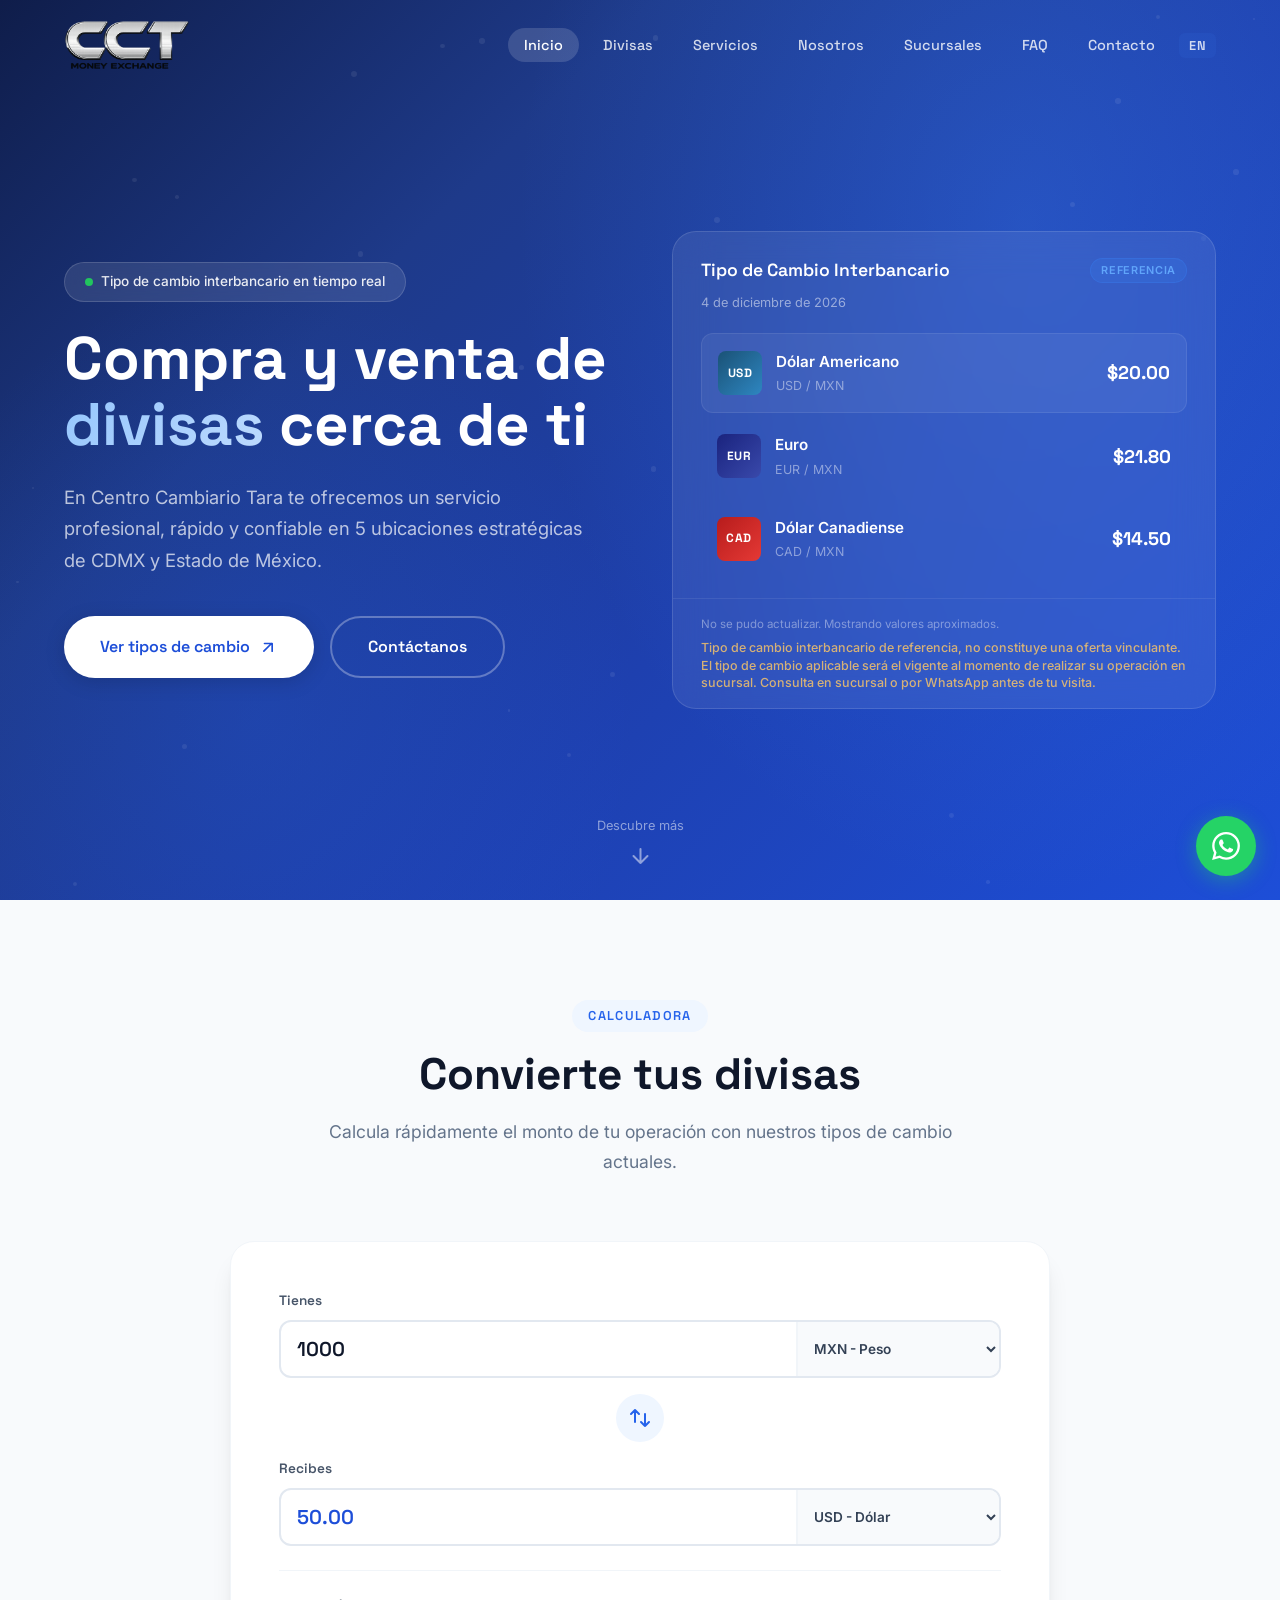
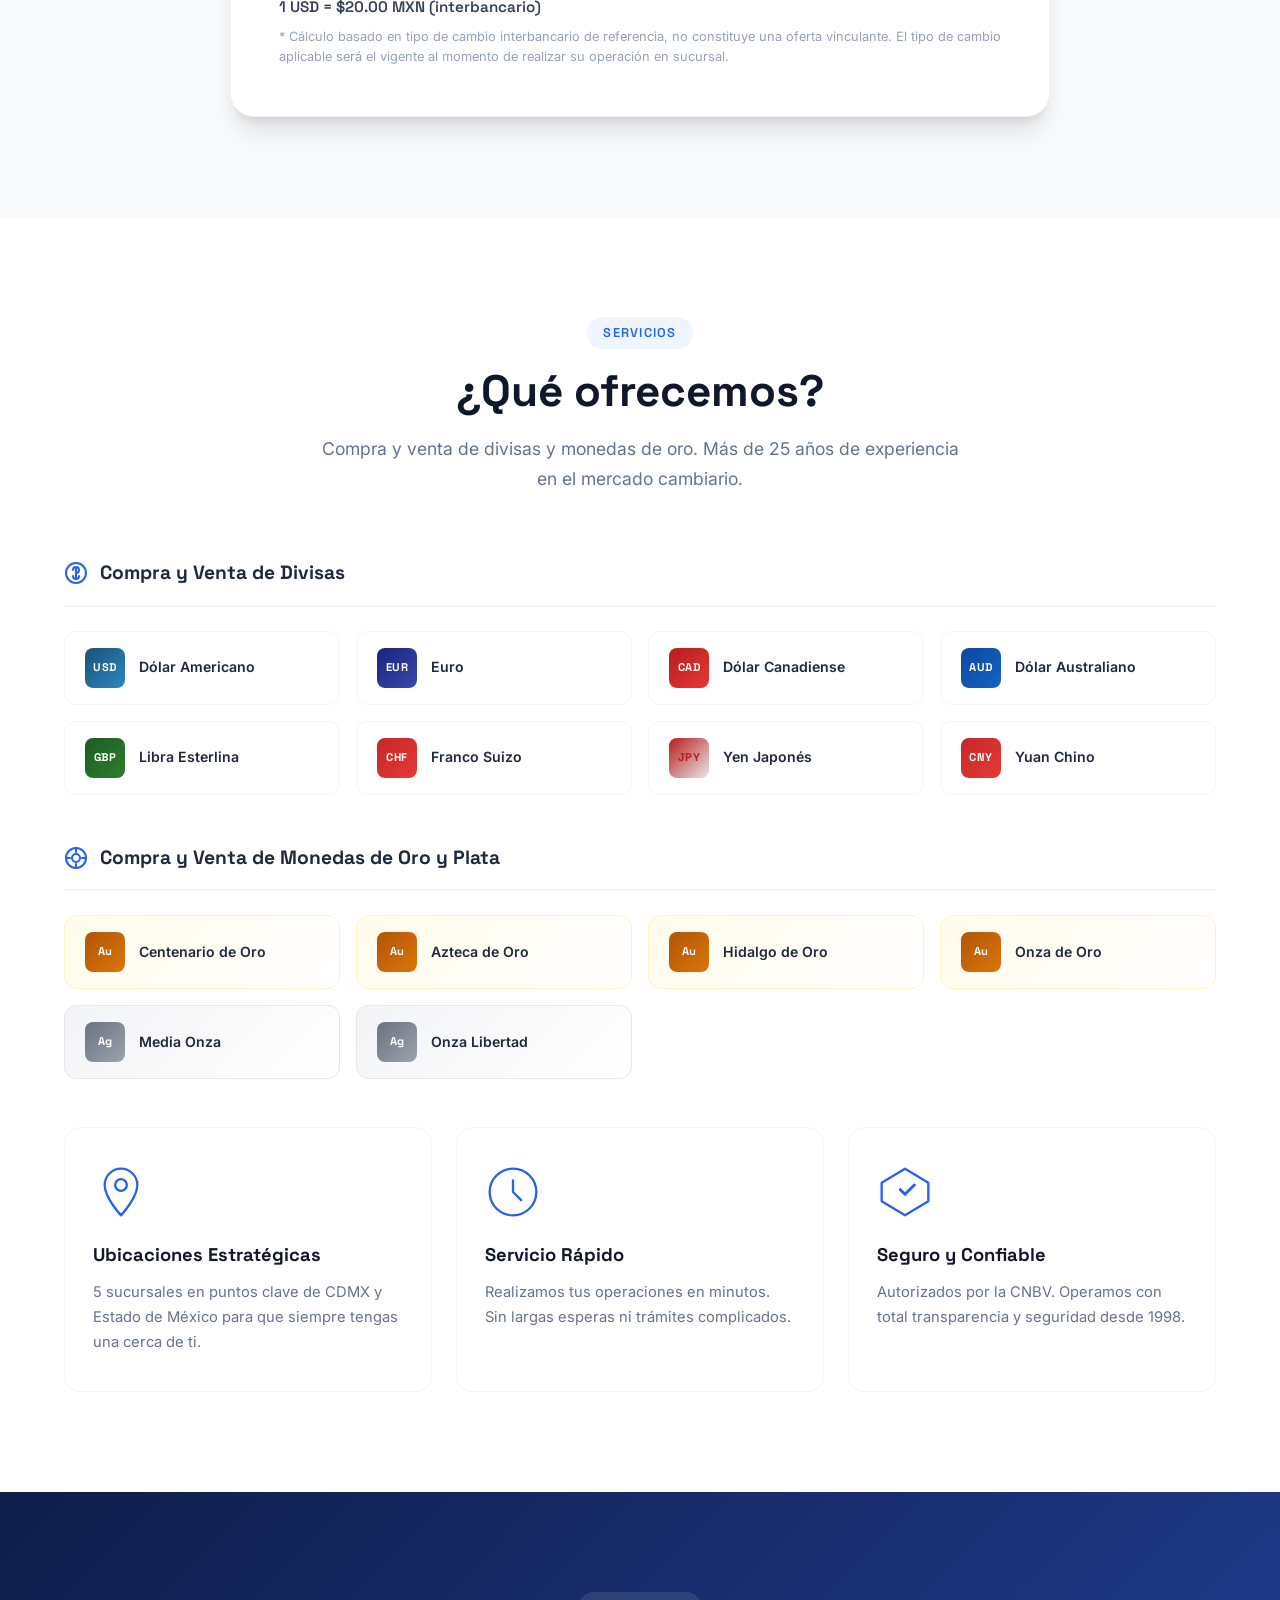
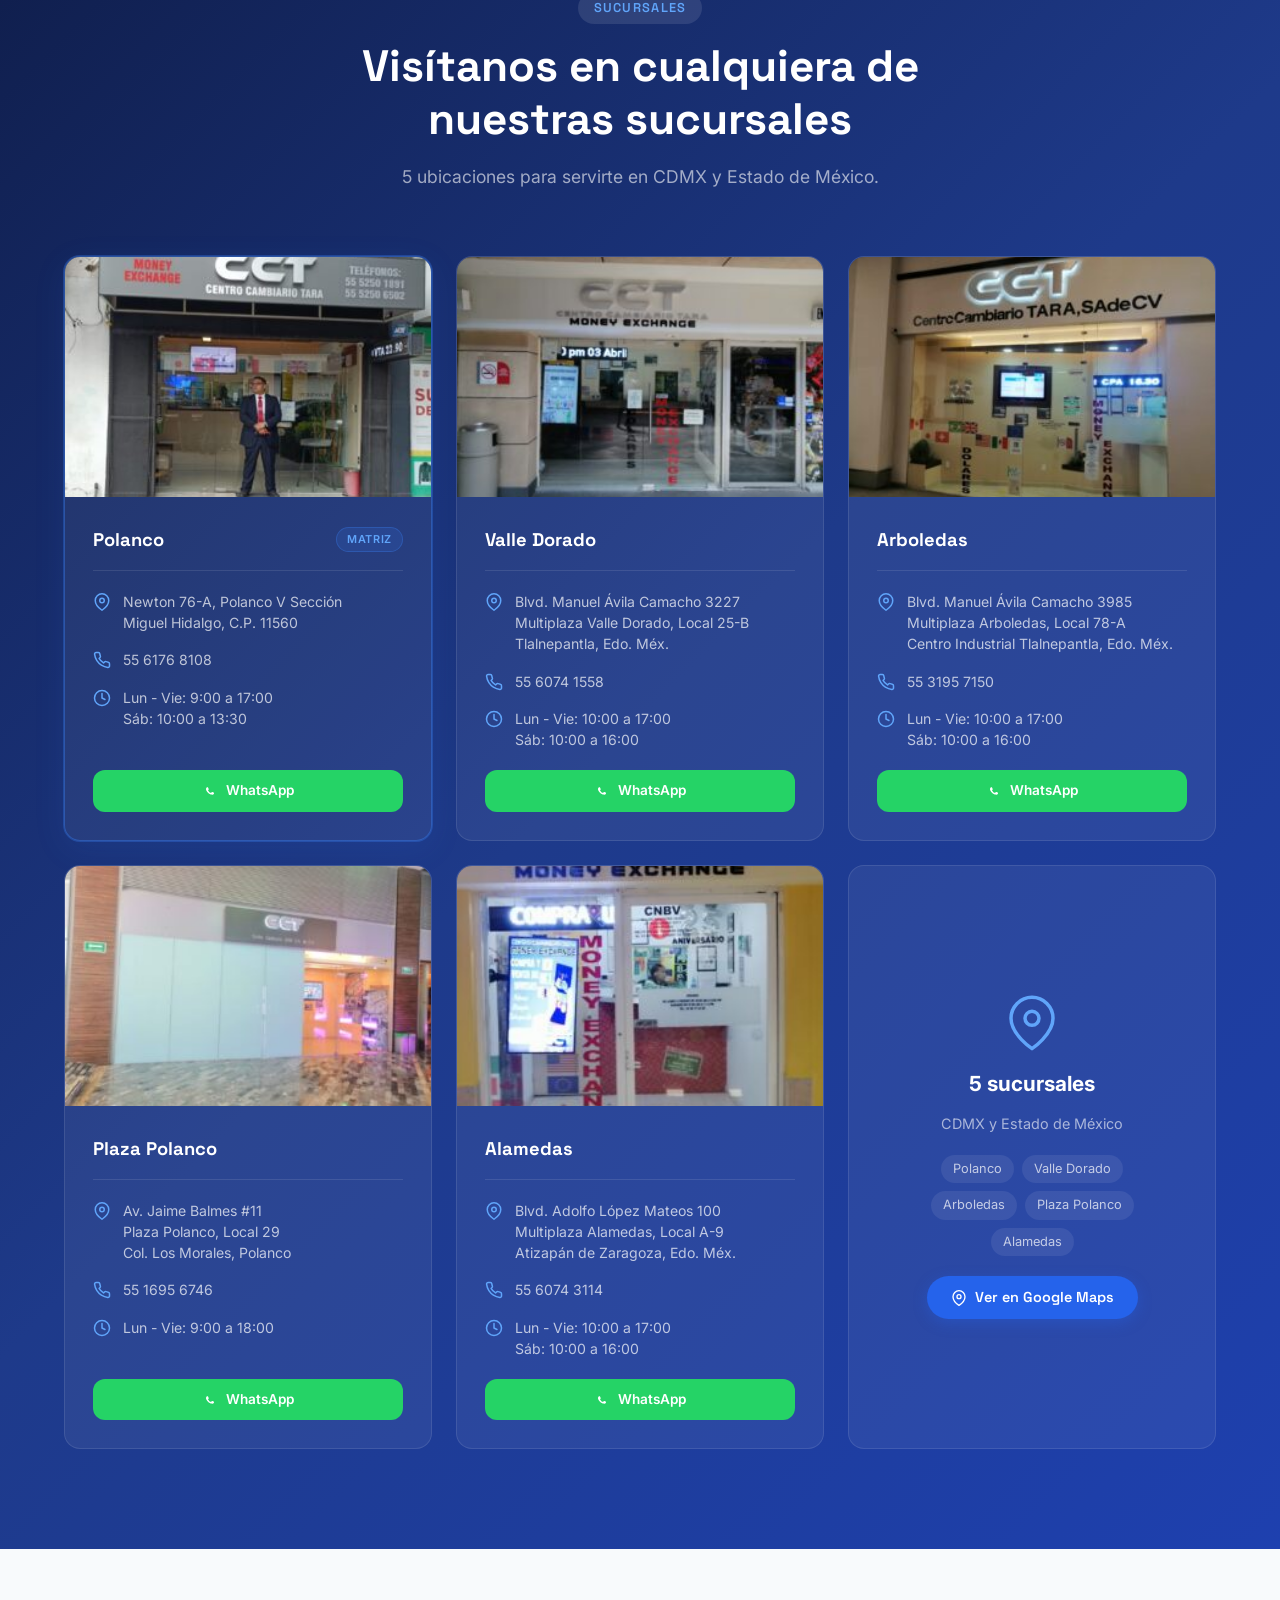
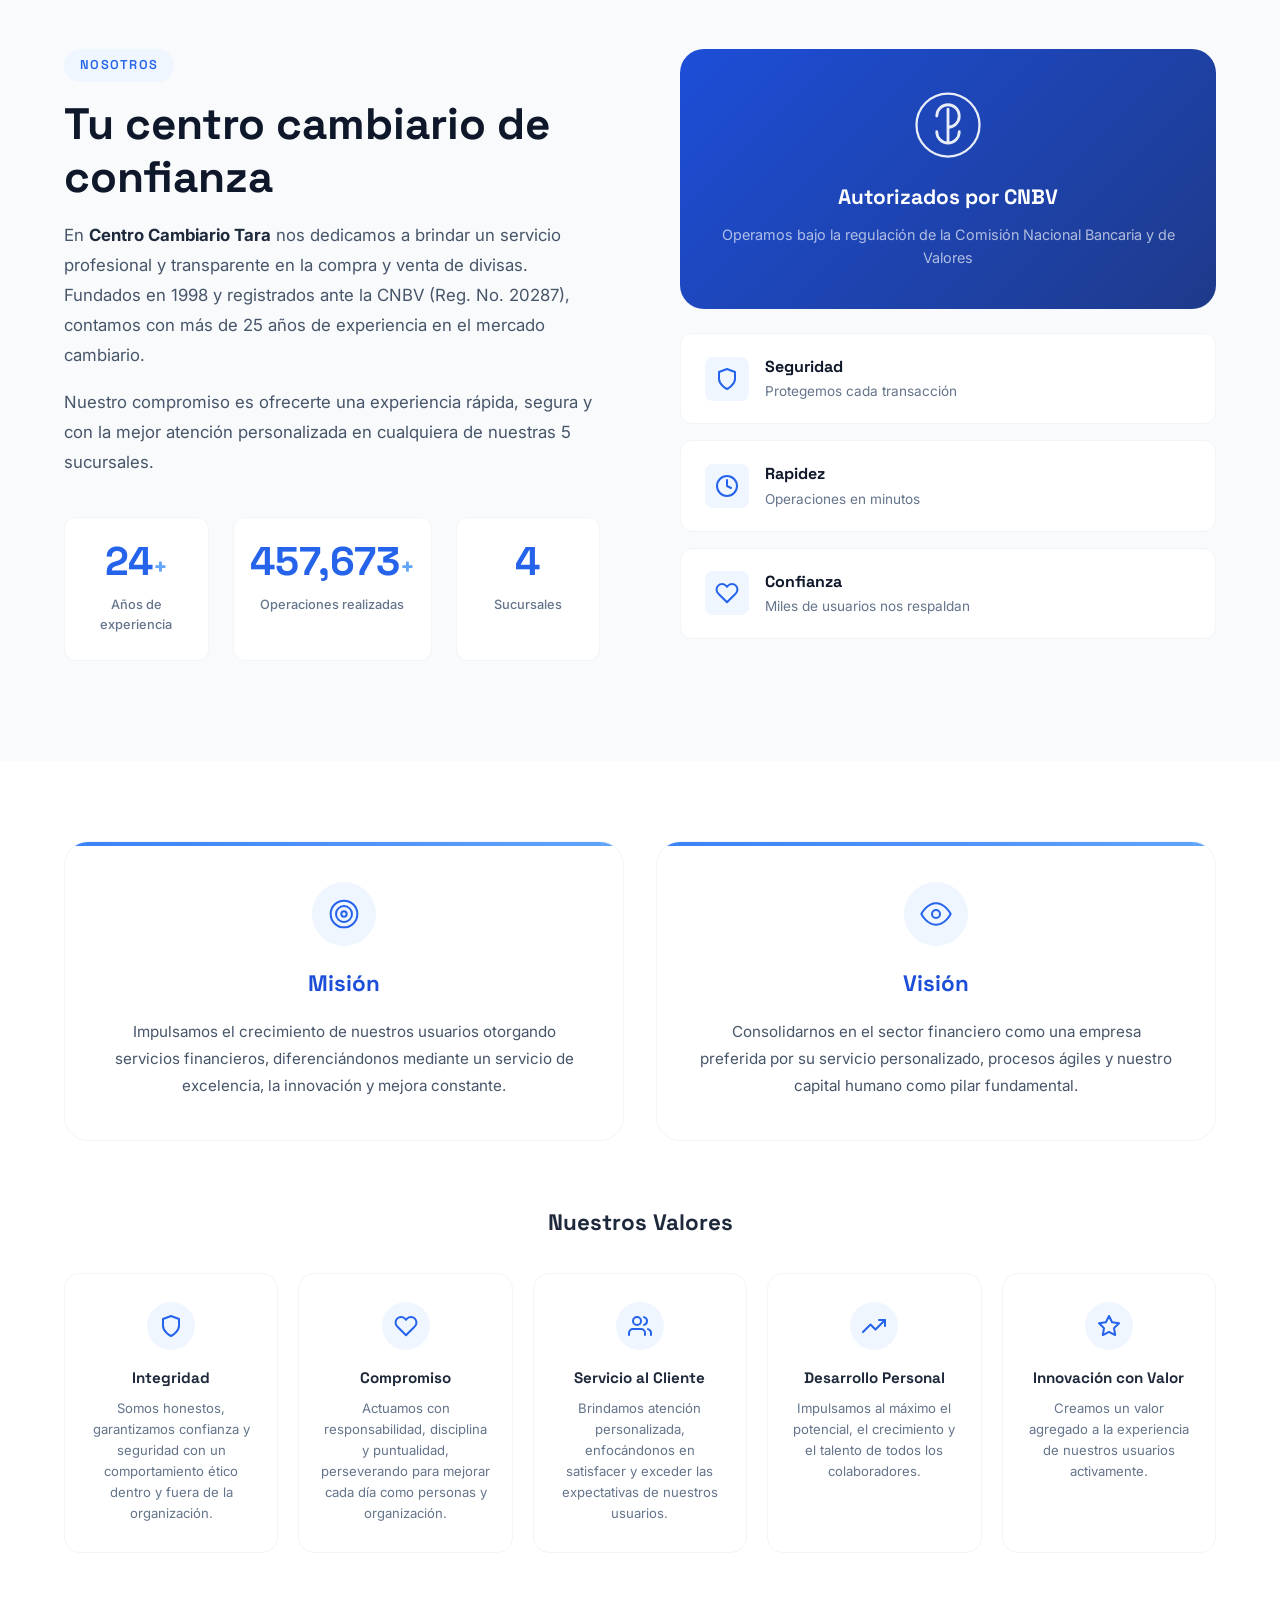
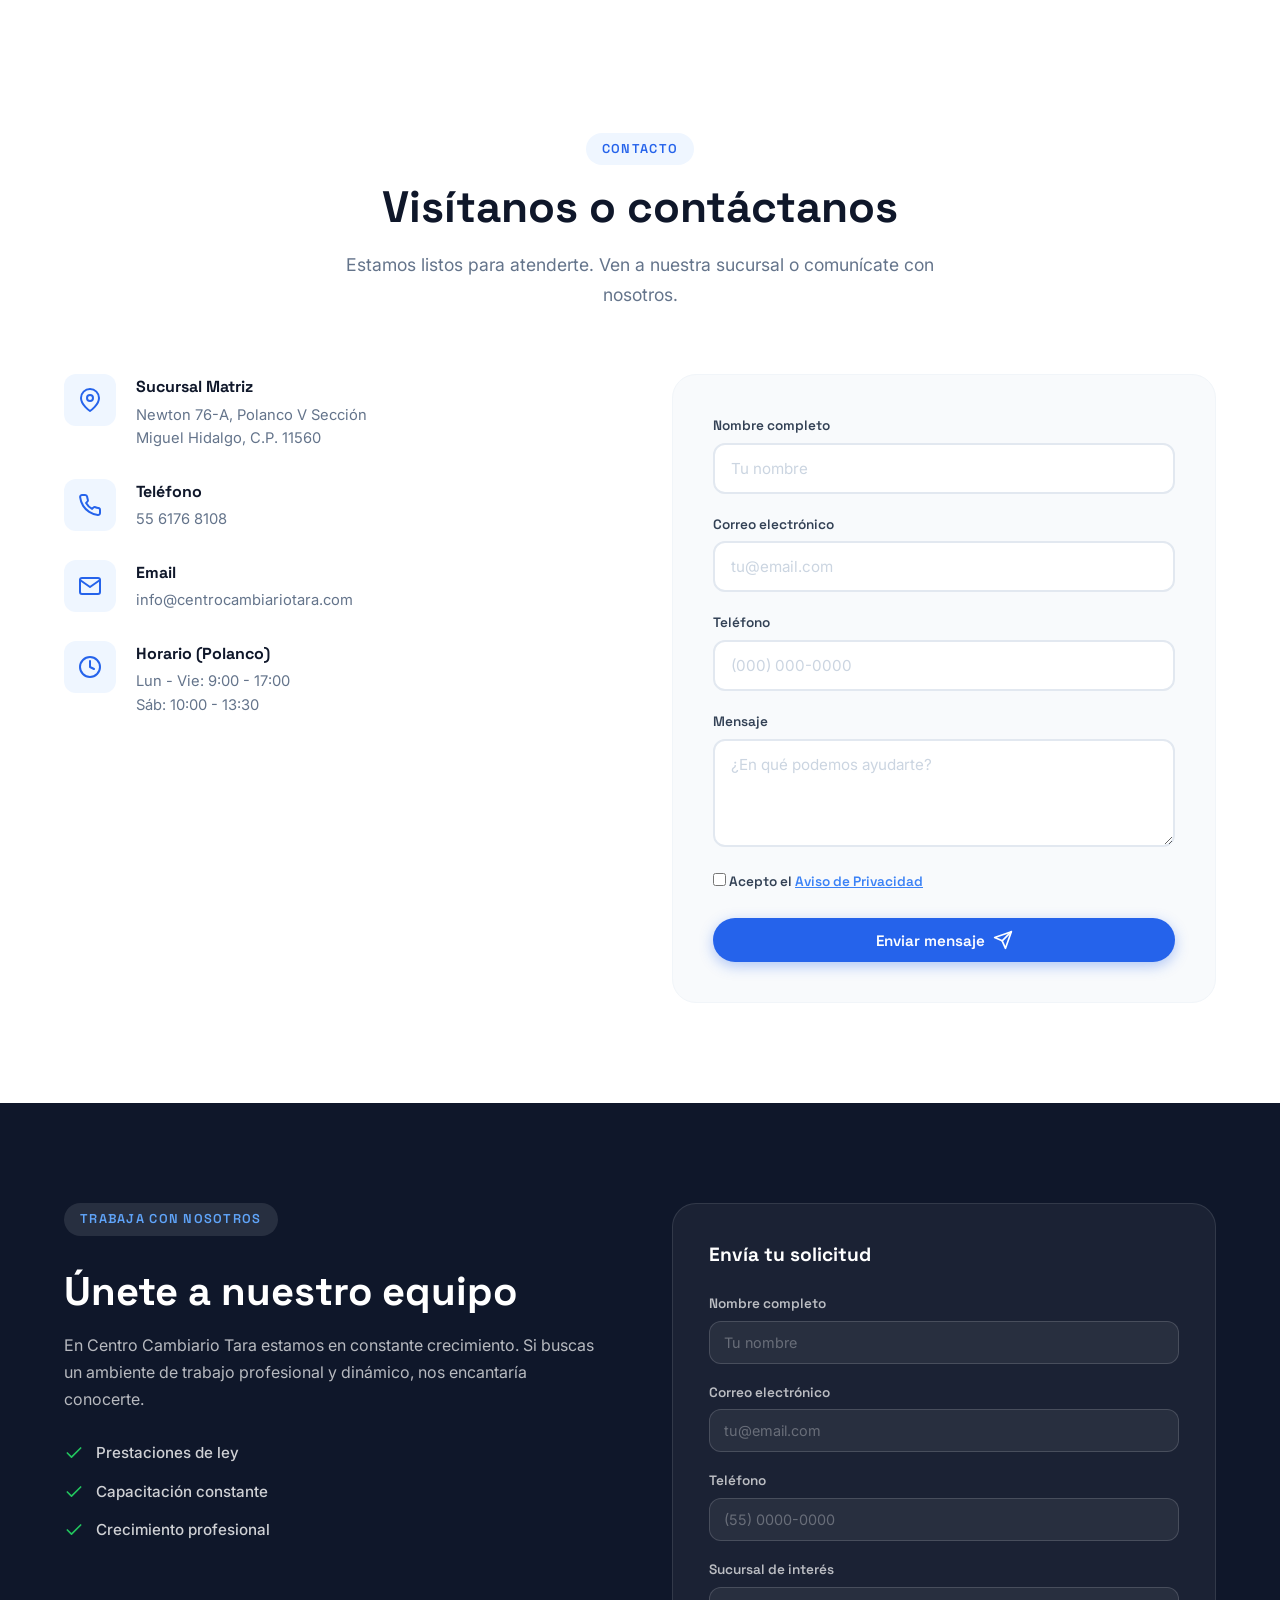
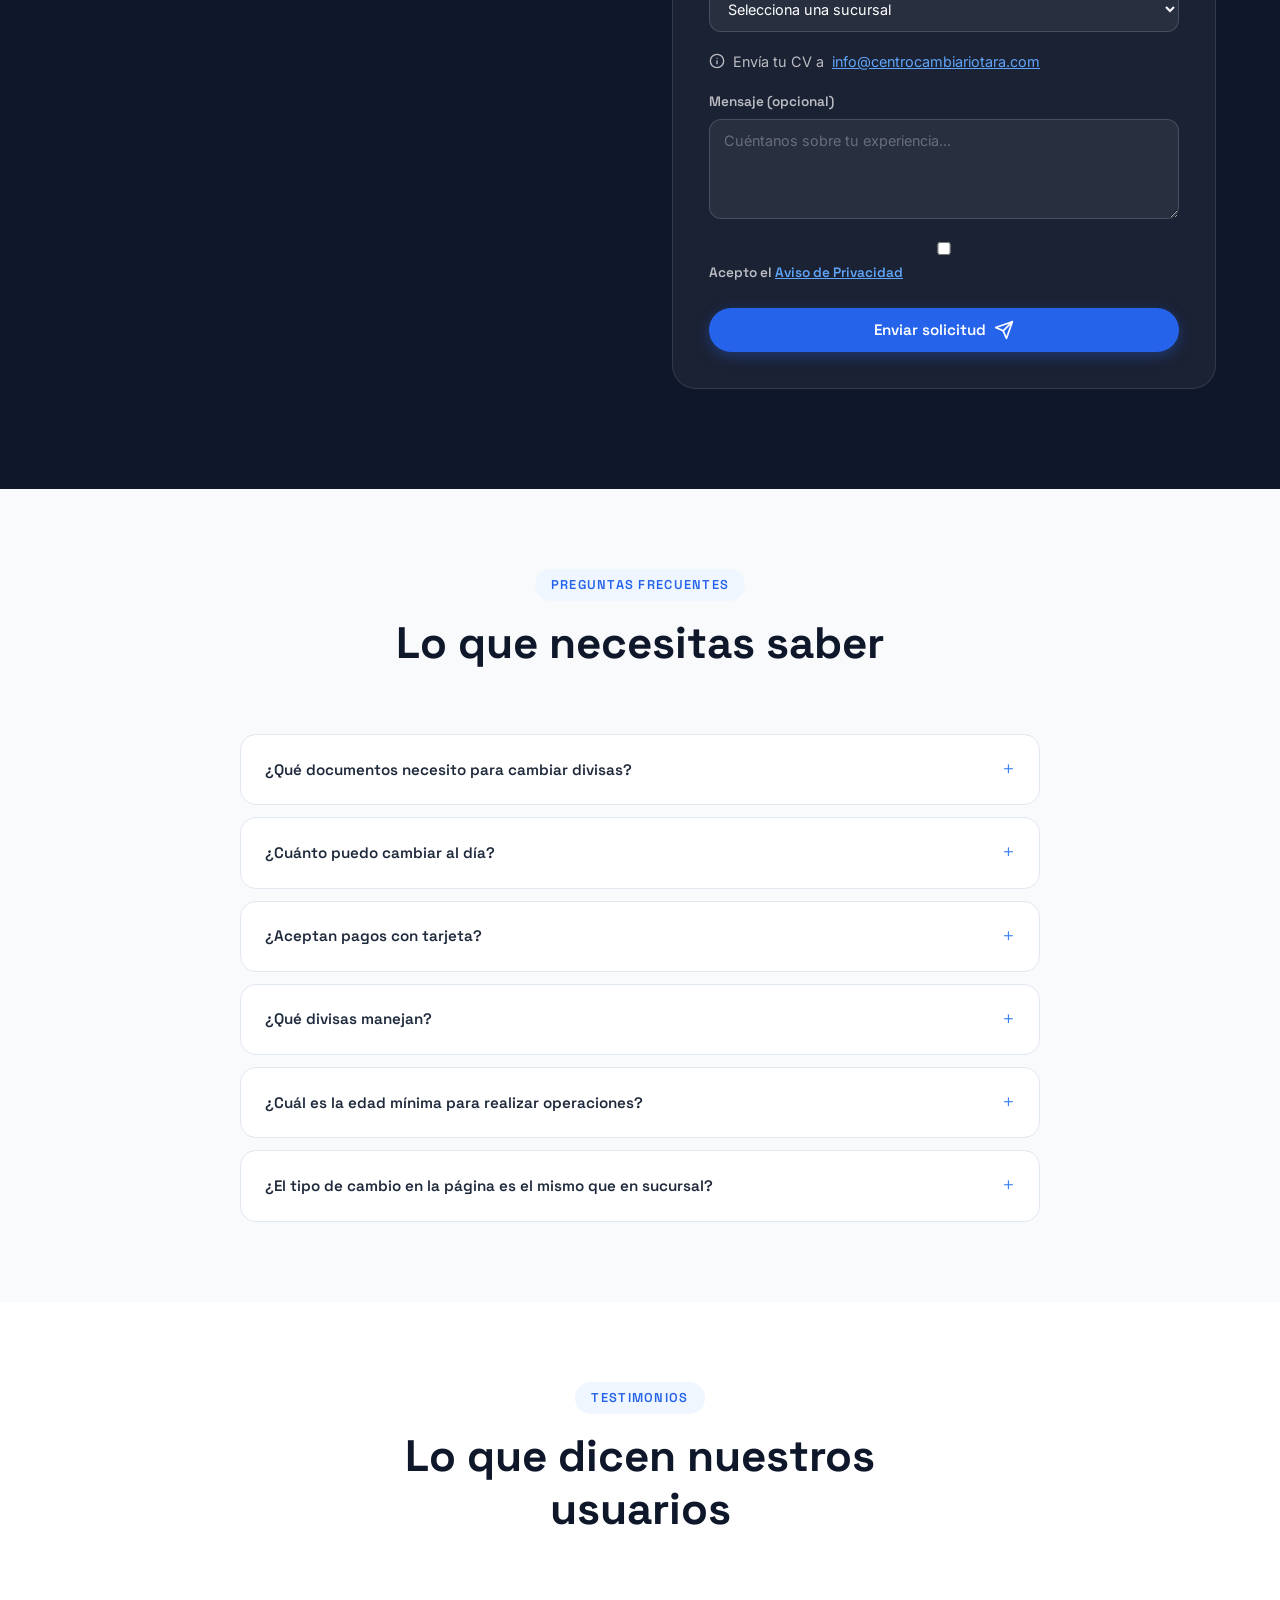
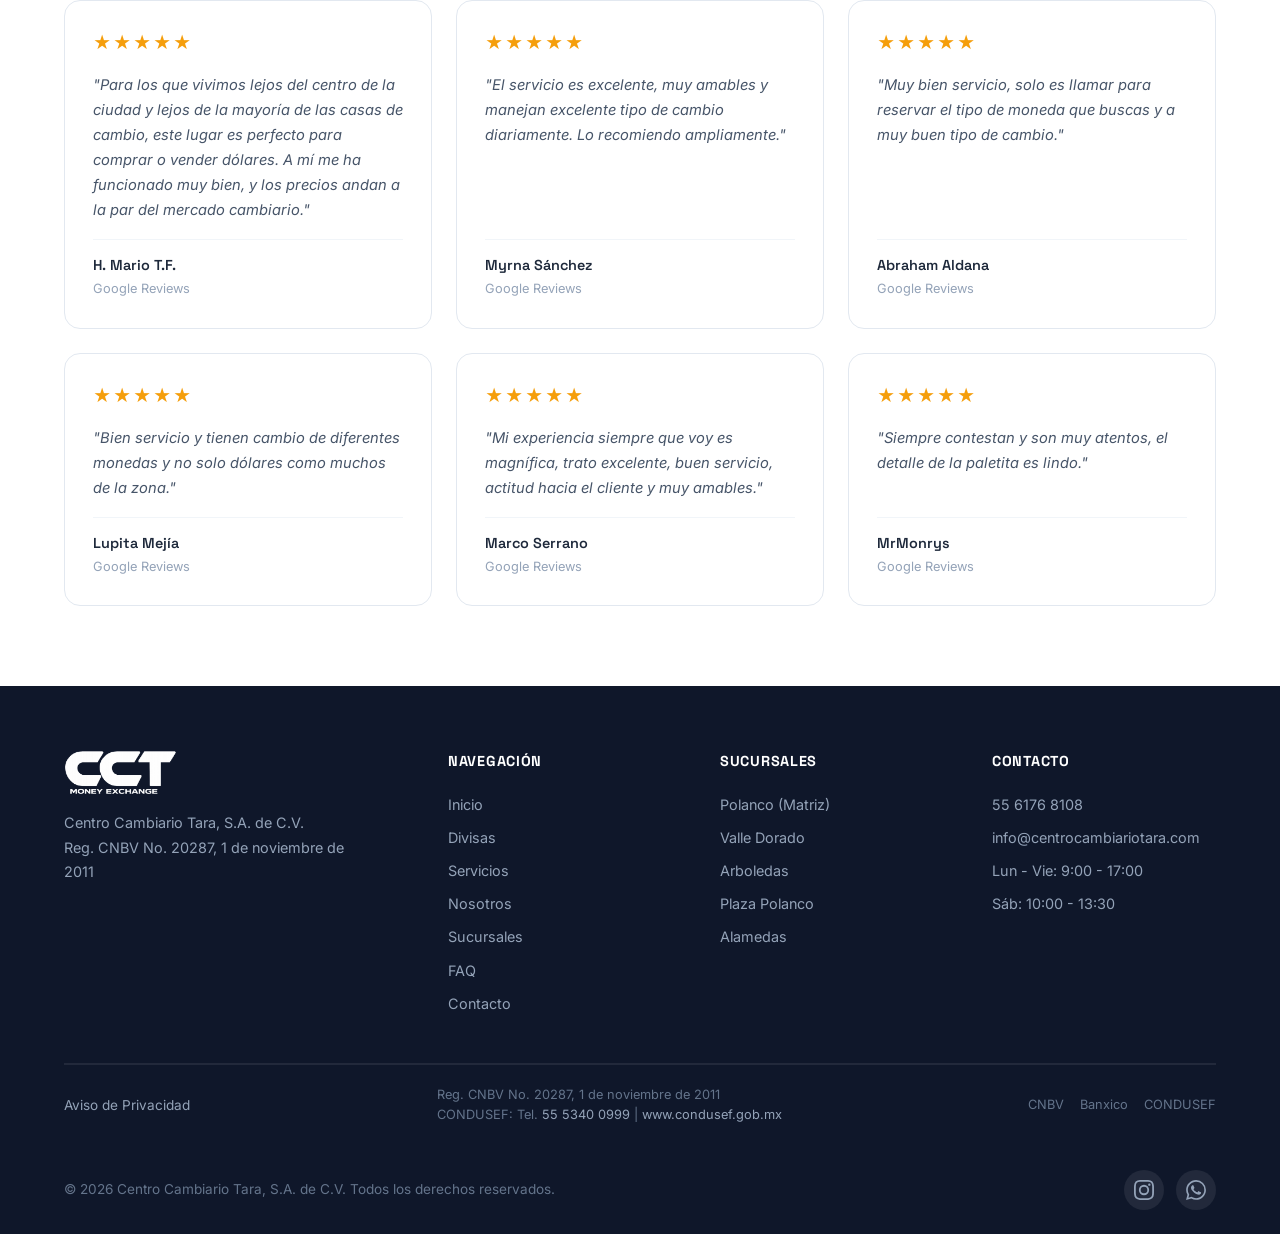
<file: index.html>
<!DOCTYPE html>
<html lang="es">
<head>
    <meta charset="UTF-8">
    <meta name="viewport" content="width=device-width, initial-scale=1.0">
    <title>Centro Cambiario Tara | Compra y Venta de Divisas</title>
    <meta name="description" content="Centro Cambiario Tara - Compra y venta de divisas, monedas de oro y plata. 5 sucursales en CDMX y Edo. Méx. Registro CNBV No. 20287.">
    <meta property="og:title" content="Centro Cambiario Tara | Compra y Venta de Divisas">
    <meta property="og:description" content="Tu centro de confianza para compra y venta de divisas, monedas de oro y plata. 5 sucursales en CDMX y Estado de México.">
    <meta property="og:type" content="website">
    <meta property="og:url" content="https://centrocambiariotara.com">
    <meta property="og:image" content="https://centrocambiariotara.com/assets/logo-tara-new.png">
    <meta property="og:locale" content="es_MX">
    <meta name="twitter:card" content="summary">
    <meta name="twitter:title" content="Centro Cambiario Tara | Compra y Venta de Divisas">
    <meta name="twitter:description" content="Tu centro de confianza para compra y venta de divisas, monedas de oro y plata.">
    <link rel="preconnect" href="https://fonts.googleapis.com">
    <link rel="preconnect" href="https://fonts.gstatic.com" crossorigin>
    <link href="https://fonts.googleapis.com/css2?family=Inter:wght@300;400;500;600;700;800;900&family=Space+Grotesk:wght@400;500;600;700&display=swap" rel="stylesheet">
    <link rel="stylesheet" href="css/styles.css">
    <link rel="icon" type="image/png" href="assets/logo-tara-new.png">
    <link rel="apple-touch-icon" href="assets/logo-tara-new.png">
    <!-- Google Analytics -->
    <script async src="https://www.googletagmanager.com/gtag/js?id=G-MQX6EP99DQ"></script>
    <script>
        window.dataLayer = window.dataLayer || [];
        function gtag(){dataLayer.push(arguments);}
        gtag('js', new Date());
        gtag('config', 'G-MQX6EP99DQ');
    </script>
    <script type="application/ld+json">
    {
        "@context": "https://schema.org",
        "@type": "FinancialService",
        "name": "Centro Cambiario Tara, S.A. de C.V.",
        "url": "https://centrocambiariotara.com",
        "logo": "https://centrocambiariotara.com/assets/logo-tara-new.png",
        "image": "https://centrocambiariotara.com/assets/logo-tara-new.png",
        "description": "Compra y venta de divisas, monedas de oro y plata. 5 sucursales en CDMX y Estado de México. Registro CNBV No. 20287.",
        "telephone": "+525561768108",
        "email": "info@centrocambiariotara.com",
        "currenciesAccepted": "MXN, USD, EUR, CAD, AUD, GBP, CHF, JPY, CNY",
        "paymentAccepted": "Cash",
        "address": {
            "@type": "PostalAddress",
            "streetAddress": "Newton 76-A, Polanco V Sección",
            "addressLocality": "Miguel Hidalgo",
            "addressRegion": "CDMX",
            "postalCode": "11560",
            "addressCountry": "MX"
        },
        "openingHoursSpecification": [
            {
                "@type": "OpeningHoursSpecification",
                "dayOfWeek": ["Monday","Tuesday","Wednesday","Thursday","Friday"],
                "opens": "09:00",
                "closes": "17:00"
            },
            {
                "@type": "OpeningHoursSpecification",
                "dayOfWeek": "Saturday",
                "opens": "10:00",
                "closes": "13:30"
            }
        ],
        "sameAs": [
            "https://www.instagram.com/centrocambiariotara/"
        ],
        "numberOfEmployees": {
            "@type": "QuantitativeValue",
            "minValue": 10
        },
        "foundingDate": "1998"
    }
    </script>
</head>
<body>
    <!-- Navbar -->
    <nav class="navbar" id="navbar">
        <div class="container navbar__container">
            <a href="#" class="navbar__logo">
                <img src="assets/logo-tara-new.png" alt="Centro Cambiario Tara - CCT Money Exchange" class="navbar__logo-img">
            </a>
            <ul class="navbar__menu" id="navMenu">
                <li><a href="#inicio" class="navbar__link active">Inicio</a></li>
                <li><a href="#divisas" class="navbar__link">Divisas</a></li>
                <li><a href="#servicios" class="navbar__link">Servicios</a></li>
                <li><a href="#nosotros" class="navbar__link">Nosotros</a></li>
                <li><a href="#sucursales" class="navbar__link">Sucursales</a></li>
                <li><a href="#faq" class="navbar__link">FAQ</a></li>
                <li><a href="#contacto" class="navbar__link">Contacto</a></li>
                <li><a href="en/" class="navbar__link navbar__lang">EN</a></li>
            </ul>
            <button class="navbar__toggle" id="navToggle" aria-label="Abrir menú">
                <span></span>
                <span></span>
                <span></span>
            </button>
        </div>
    </nav>

    <!-- Hero Section -->
    <section class="hero" id="inicio">
        <div class="hero__bg">
            <div class="hero__gradient"></div>
            <div class="hero__particles" id="particles"></div>
        </div>
        <div class="container hero__container">
            <div class="hero__content">
                <div class="hero__badge">
                    <span class="hero__badge-dot"></span>
                    Tipo de cambio interbancario en tiempo real
                </div>
                <h1 class="hero__title">
                    Compra y venta de
                    <span class="hero__title-highlight">divisas</span>
                    cerca de ti
                </h1>
                <p class="hero__subtitle">
                    En Centro Cambiario Tara te ofrecemos un servicio profesional, rápido y confiable en 5 ubicaciones estratégicas de CDMX y Estado de México.
                </p>
                <div class="hero__actions">
                    <a href="#divisas" class="btn btn--primary btn--lg">
                        Ver tipos de cambio
                        <svg width="20" height="20" viewBox="0 0 24 24" fill="none" stroke="currentColor" stroke-width="2" stroke-linecap="round" stroke-linejoin="round"><path d="M7 17l9.2-9.2M17 17V7.8H7.8"/></svg>
                    </a>
                    <a href="#contacto" class="btn btn--outline btn--lg">Contáctanos</a>
                </div>
            </div>
            <div class="hero__rates">
                <div class="rates-card">
                    <div class="rates-card__header">
                        <div class="rates-card__header-top">
                            <h3 class="rates-card__title">Tipo de Cambio Interbancario</h3>
                            <span class="rates-card__ref-badge">Referencia</span>
                        </div>
                        <span class="rates-card__date" id="currentDate"></span>
                    </div>
                    <div class="rates-card__body">
                        <div class="rate-row rate-row--main">
                            <div class="rate-row__currency">
                                <div class="rate-row__flag rate-row__flag--usd">USD</div>
                                <div class="rate-row__info">
                                    <span class="rate-row__name">Dólar Americano</span>
                                    <span class="rate-row__code">USD / MXN</span>
                                </div>
                            </div>
                            <div class="rate-row__prices">
                                <div class="rate-row__price">
                                    <span class="rate-row__value" id="usdRate">--</span>
                                </div>
                            </div>
                        </div>
                        <div class="rate-row">
                            <div class="rate-row__currency">
                                <div class="rate-row__flag rate-row__flag--eur">EUR</div>
                                <div class="rate-row__info">
                                    <span class="rate-row__name">Euro</span>
                                    <span class="rate-row__code">EUR / MXN</span>
                                </div>
                            </div>
                            <div class="rate-row__prices">
                                <div class="rate-row__price">
                                    <span class="rate-row__value" id="eurRate">--</span>
                                </div>
                            </div>
                        </div>
                        <div class="rate-row">
                            <div class="rate-row__currency">
                                <div class="rate-row__flag rate-row__flag--cad">CAD</div>
                                <div class="rate-row__info">
                                    <span class="rate-row__name">Dólar Canadiense</span>
                                    <span class="rate-row__code">CAD / MXN</span>
                                </div>
                            </div>
                            <div class="rate-row__prices">
                                <div class="rate-row__price">
                                    <span class="rate-row__value" id="cadRate">--</span>
                                </div>
                            </div>
                        </div>
                    </div>
                    <div class="rates-card__footer">
                        <p class="rates-card__update" id="ratesUpdate"></p>
                        <p class="rates-card__disclaimer">Tipo de cambio interbancario de referencia, no constituye una oferta vinculante. El tipo de cambio aplicable será el vigente al momento de realizar su operación en sucursal. Consulta en sucursal o por WhatsApp antes de tu visita.</p>
                    </div>
                </div>
            </div>
        </div>
        <div class="hero__scroll">
            <a href="#divisas" class="scroll-indicator">
                <span>Descubre más</span>
                <svg width="24" height="24" viewBox="0 0 24 24" fill="none" stroke="currentColor" stroke-width="2" stroke-linecap="round" stroke-linejoin="round"><path d="M12 5v14M19 12l-7 7-7-7"/></svg>
            </a>
        </div>
    </section>

    <!-- Currency Calculator Section -->
    <section class="calculator" id="divisas">
        <div class="container">
            <div class="section-header">
                <span class="section-tag">Calculadora</span>
                <h2 class="section-title">Convierte tus divisas</h2>
                <p class="section-subtitle">Calcula rápidamente el monto de tu operación con nuestros tipos de cambio actuales.</p>
            </div>
            <div class="calculator__card">
                <div class="calculator__form">
                    <div class="calculator__field">
                        <label class="calculator__label">Tienes</label>
                        <div class="calculator__input-group">
                            <input type="number" class="calculator__input" id="calcFrom" value="1000" min="0" step="0.01">
                            <select class="calculator__select" id="calcFromCurrency">
                                <option value="USD">USD - Dólar</option>
                                <option value="EUR">EUR - Euro</option>
                                <option value="MXN" selected>MXN - Peso</option>
                                <option value="CAD">CAD - Dólar Canadiense</option>
                            </select>
                        </div>
                    </div>
                    <button class="calculator__swap" id="calcSwap" aria-label="Intercambiar divisas">
                        <svg width="24" height="24" viewBox="0 0 24 24" fill="none" stroke="currentColor" stroke-width="2" stroke-linecap="round" stroke-linejoin="round"><path d="M7 16V4m0 0L3 8m4-4l4 4M17 8v12m0 0l4-4m-4 4l-4-4"/></svg>
                    </button>
                    <div class="calculator__field">
                        <label class="calculator__label">Recibes</label>
                        <div class="calculator__input-group">
                            <input type="text" class="calculator__input calculator__input--result" id="calcTo" readonly>
                            <select class="calculator__select" id="calcToCurrency">
                                <option value="USD" selected>USD - Dólar</option>
                                <option value="EUR">EUR - Euro</option>
                                <option value="MXN">MXN - Peso</option>
                                <option value="CAD">CAD - Dólar Canadiense</option>
                            </select>
                        </div>
                    </div>
                </div>
                <div class="calculator__info">
                    <p class="calculator__rate" id="calcRate">Cargando tipo de cambio...</p>
                    <p class="calculator__disclaimer">* Cálculo basado en tipo de cambio interbancario de referencia, no constituye una oferta vinculante. El tipo de cambio aplicable será el vigente al momento de realizar su operación en sucursal.</p>
                </div>
            </div>
        </div>
    </section>

    <!-- Services Section -->
    <section class="services" id="servicios">
        <div class="container">
            <div class="section-header">
                <span class="section-tag">Servicios</span>
                <h2 class="section-title">¿Qué ofrecemos?</h2>
                <p class="section-subtitle">Compra y venta de divisas y monedas de oro. Más de 25 años de experiencia en el mercado cambiario.</p>
            </div>

            <!-- Divisas -->
            <div class="services__category">
                <h3 class="services__category-title">
                    <svg width="24" height="24" viewBox="0 0 24 24" fill="none" stroke="currentColor" stroke-width="2" stroke-linecap="round" stroke-linejoin="round"><circle cx="12" cy="12" r="10"/><path d="M12 6v12M9 9c0-1.7 1.3-3 3-3s3 1.3 3 3-1.3 3-3 3"/><path d="M9 15c0 1.7 1.3 3 3 3s3-1.3 3-3"/></svg>
                    Compra y Venta de Divisas
                </h3>
                <div class="services__grid services__grid--currencies">
                    <div class="currency-chip">
                        <span class="currency-chip__flag currency-chip__flag--usd">USD</span>
                        <span class="currency-chip__name">Dólar Americano</span>
                    </div>
                    <div class="currency-chip">
                        <span class="currency-chip__flag currency-chip__flag--eur">EUR</span>
                        <span class="currency-chip__name">Euro</span>
                    </div>
                    <div class="currency-chip">
                        <span class="currency-chip__flag currency-chip__flag--cad">CAD</span>
                        <span class="currency-chip__name">Dólar Canadiense</span>
                    </div>
                    <div class="currency-chip">
                        <span class="currency-chip__flag currency-chip__flag--aud">AUD</span>
                        <span class="currency-chip__name">Dólar Australiano</span>
                    </div>
                    <div class="currency-chip">
                        <span class="currency-chip__flag currency-chip__flag--gbp">GBP</span>
                        <span class="currency-chip__name">Libra Esterlina</span>
                    </div>
                    <div class="currency-chip">
                        <span class="currency-chip__flag currency-chip__flag--chf">CHF</span>
                        <span class="currency-chip__name">Franco Suizo</span>
                    </div>
                    <div class="currency-chip">
                        <span class="currency-chip__flag currency-chip__flag--jpy">JPY</span>
                        <span class="currency-chip__name">Yen Japonés</span>
                    </div>
                    <div class="currency-chip">
                        <span class="currency-chip__flag currency-chip__flag--cny">CNY</span>
                        <span class="currency-chip__name">Yuan Chino</span>
                    </div>
                </div>
            </div>

            <!-- Monedas de Oro y Plata -->
            <div class="services__category">
                <h3 class="services__category-title">
                    <svg width="24" height="24" viewBox="0 0 24 24" fill="none" stroke="currentColor" stroke-width="2" stroke-linecap="round" stroke-linejoin="round"><circle cx="12" cy="12" r="10"/><circle cx="12" cy="12" r="4"/><path d="M12 2v4M12 18v4M2 12h4M18 12h4"/></svg>
                    Compra y Venta de Monedas de Oro y Plata
                </h3>
                <div class="services__grid services__grid--currencies">
                    <div class="currency-chip currency-chip--gold">
                        <span class="currency-chip__flag currency-chip__flag--gold">Au</span>
                        <span class="currency-chip__name">Centenario de Oro</span>
                    </div>
                    <div class="currency-chip currency-chip--gold">
                        <span class="currency-chip__flag currency-chip__flag--gold">Au</span>
                        <span class="currency-chip__name">Azteca de Oro</span>
                    </div>
                    <div class="currency-chip currency-chip--gold">
                        <span class="currency-chip__flag currency-chip__flag--gold">Au</span>
                        <span class="currency-chip__name">Hidalgo de Oro</span>
                    </div>
                    <div class="currency-chip currency-chip--gold">
                        <span class="currency-chip__flag currency-chip__flag--gold">Au</span>
                        <span class="currency-chip__name">Onza de Oro</span>
                    </div>
                    <div class="currency-chip currency-chip--silver">
                        <span class="currency-chip__flag currency-chip__flag--silver">Ag</span>
                        <span class="currency-chip__name">Media Onza</span>
                    </div>
                    <div class="currency-chip currency-chip--silver">
                        <span class="currency-chip__flag currency-chip__flag--silver">Ag</span>
                        <span class="currency-chip__name">Onza Libertad</span>
                    </div>
                </div>
            </div>

            <!-- Value Props -->
            <div class="services__grid services__grid--values">
                <div class="service-card">
                    <div class="service-card__icon">
                        <svg viewBox="0 0 48 48" fill="none" xmlns="http://www.w3.org/2000/svg">
                            <path d="M24 4C16.27 4 10 10.27 10 18c0 11 14 26 14 26s14-15 14-26c0-7.73-6.27-14-14-14zm0 19a5 5 0 110-10 5 5 0 010 10z" stroke="currentColor" stroke-width="2" stroke-linejoin="round"/>
                        </svg>
                    </div>
                    <h3 class="service-card__title">Ubicaciones Estratégicas</h3>
                    <p class="service-card__desc">5 sucursales en puntos clave de CDMX y Estado de México para que siempre tengas una cerca de ti.</p>
                </div>
                <div class="service-card">
                    <div class="service-card__icon">
                        <svg viewBox="0 0 48 48" fill="none" xmlns="http://www.w3.org/2000/svg">
                            <path d="M24 44c11.046 0 20-8.954 20-20S35.046 4 24 4 4 12.954 4 24s8.954 20 20 20z" stroke="currentColor" stroke-width="2"/>
                            <path d="M24 14v10l7 7" stroke="currentColor" stroke-width="2" stroke-linecap="round" stroke-linejoin="round"/>
                        </svg>
                    </div>
                    <h3 class="service-card__title">Servicio Rápido</h3>
                    <p class="service-card__desc">Realizamos tus operaciones en minutos. Sin largas esperas ni trámites complicados.</p>
                </div>
                <div class="service-card">
                    <div class="service-card__icon">
                        <svg viewBox="0 0 48 48" fill="none" xmlns="http://www.w3.org/2000/svg">
                            <path d="M24 4L4 16v16l20 12 20-12V16L24 4z" stroke="currentColor" stroke-width="2" stroke-linejoin="round"/>
                            <path d="M20 22l4 4 8-8" stroke="currentColor" stroke-width="2.5" stroke-linecap="round" stroke-linejoin="round"/>
                        </svg>
                    </div>
                    <h3 class="service-card__title">Seguro y Confiable</h3>
                    <p class="service-card__desc">Autorizados por la CNBV. Operamos con total transparencia y seguridad desde 1998.</p>
                </div>
            </div>
        </div>
    </section>

    <!-- Sucursales Section -->
    <section class="branches" id="sucursales">
        <div class="container">
            <div class="section-header">
                <span class="section-tag">Sucursales</span>
                <h2 class="section-title">Visítanos en cualquiera de nuestras sucursales</h2>
                <p class="section-subtitle">5 ubicaciones para servirte en CDMX y Estado de México.</p>
            </div>
            <div class="branches__grid">
                <!-- Polanco -->
                <div class="branch-card branch-card--featured">
                    <div class="branch-card__image">
                        <img src="assets/sucursal-matriz.jpg" alt="Sucursal Matriz - Polanco" loading="lazy">
                    </div>
                    <div class="branch-card__content">
                    <div class="branch-card__header">
                        <h3 class="branch-card__name">Polanco</h3>
                        <span class="branch-card__badge">Matriz</span>
                    </div>
                    <div class="branch-card__body">
                        <div class="branch-card__item">
                            <svg width="18" height="18" viewBox="0 0 24 24" fill="none" stroke="currentColor" stroke-width="2" stroke-linecap="round" stroke-linejoin="round"><path d="M21 10c0 7-9 13-9 13s-9-6-9-13a9 9 0 0118 0z"/><circle cx="12" cy="10" r="3"/></svg>
                            <a href="https://www.google.com/maps/search/Newton+76-A+Polanco+V+Seccion+Miguel+Hidalgo+11560" target="_blank" rel="noopener" class="branch-card__address">Newton 76-A, Polanco V Sección<br>Miguel Hidalgo, C.P. 11560</a>
                        </div>
                        <div class="branch-card__item">
                            <svg width="18" height="18" viewBox="0 0 24 24" fill="none" stroke="currentColor" stroke-width="2" stroke-linecap="round" stroke-linejoin="round"><path d="M22 16.92v3a2 2 0 01-2.18 2 19.79 19.79 0 01-8.63-3.07 19.5 19.5 0 01-6-6 19.79 19.79 0 01-3.07-8.67A2 2 0 014.11 2h3a2 2 0 012 1.72 12.84 12.84 0 00.7 2.81 2 2 0 01-.45 2.11L8.09 9.91a16 16 0 006 6l1.27-1.27a2 2 0 012.11-.45 12.84 12.84 0 002.81.7A2 2 0 0122 16.92z"/></svg>
                            <p><a href="tel:+525561768108" class="branch-card__phone">55 6176 8108</a></p>
                        </div>
                        <div class="branch-card__item">
                            <svg width="18" height="18" viewBox="0 0 24 24" fill="none" stroke="currentColor" stroke-width="2" stroke-linecap="round" stroke-linejoin="round"><circle cx="12" cy="12" r="10"/><path d="M12 6v6l4 2"/></svg>
                            <p>Lun - Vie: 9:00 a 17:00<br>Sáb: 10:00 a 13:30</p>
                        </div>
                    </div>
                    <a href="https://wa.me/525561768108" class="branch-card__wa" target="_blank" rel="noopener">
                        <svg width="16" height="16" viewBox="0 0 24 24" fill="currentColor"><path d="M17.472 14.382c-.297-.149-1.758-.867-2.03-.967-.273-.099-.471-.148-.67.15-.197.297-.767.966-.94 1.164-.173.199-.347.223-.644.075-.297-.15-1.255-.463-2.39-1.475-.883-.788-1.48-1.761-1.653-2.059-.173-.297-.018-.458.13-.606.134-.133.298-.347.446-.52.149-.174.198-.298.298-.497.099-.198.05-.371-.025-.52-.075-.149-.669-1.612-.916-2.207-.242-.579-.487-.5-.669-.51-.173-.008-.371-.01-.57-.01-.198 0-.52.074-.792.372-.272.297-1.04 1.016-1.04 2.479 0 1.462 1.065 2.875 1.213 3.074.149.198 2.096 3.2 5.077 4.487.709.306 1.262.489 1.694.625.712.227 1.36.195 1.871.118.571-.085 1.758-.719 2.006-1.413.248-.694.248-1.289.173-1.413-.074-.124-.272-.198-.57-.347z"/></svg>
                        WhatsApp
                    </a>
                    </div>
                </div>
                <!-- Valle Dorado -->
                <div class="branch-card">
                    <div class="branch-card__image">
                        <img src="assets/sucursal-valle.jpg" alt="Sucursal Valle Dorado" loading="lazy">
                    </div>
                    <div class="branch-card__content">
                    <div class="branch-card__header">
                        <h3 class="branch-card__name">Valle Dorado</h3>
                    </div>
                    <div class="branch-card__body">
                        <div class="branch-card__item">
                            <svg width="18" height="18" viewBox="0 0 24 24" fill="none" stroke="currentColor" stroke-width="2" stroke-linecap="round" stroke-linejoin="round"><path d="M21 10c0 7-9 13-9 13s-9-6-9-13a9 9 0 0118 0z"/><circle cx="12" cy="10" r="3"/></svg>
                            <a href="https://www.google.com/maps/search/Blvd+Manuel+Avila+Camacho+3227+Multiplaza+Valle+Dorado+Tlalnepantla" target="_blank" rel="noopener" class="branch-card__address">Blvd. Manuel Ávila Camacho 3227<br>Multiplaza Valle Dorado, Local 25-B<br>Tlalnepantla, Edo. Méx.</a>
                        </div>
                        <div class="branch-card__item">
                            <svg width="18" height="18" viewBox="0 0 24 24" fill="none" stroke="currentColor" stroke-width="2" stroke-linecap="round" stroke-linejoin="round"><path d="M22 16.92v3a2 2 0 01-2.18 2 19.79 19.79 0 01-8.63-3.07 19.5 19.5 0 01-6-6 19.79 19.79 0 01-3.07-8.67A2 2 0 014.11 2h3a2 2 0 012 1.72 12.84 12.84 0 00.7 2.81 2 2 0 01-.45 2.11L8.09 9.91a16 16 0 006 6l1.27-1.27a2 2 0 012.11-.45 12.84 12.84 0 002.81.7A2 2 0 0122 16.92z"/></svg>
                            <p><a href="tel:+525560741558" class="branch-card__phone">55 6074 1558</a></p>
                        </div>
                        <div class="branch-card__item">
                            <svg width="18" height="18" viewBox="0 0 24 24" fill="none" stroke="currentColor" stroke-width="2" stroke-linecap="round" stroke-linejoin="round"><circle cx="12" cy="12" r="10"/><path d="M12 6v6l4 2"/></svg>
                            <p>Lun - Vie: 10:00 a 17:00<br>Sáb: 10:00 a 16:00</p>
                        </div>
                    </div>
                    <a href="https://wa.me/525560741558" class="branch-card__wa" target="_blank" rel="noopener">
                        <svg width="16" height="16" viewBox="0 0 24 24" fill="currentColor"><path d="M17.472 14.382c-.297-.149-1.758-.867-2.03-.967-.273-.099-.471-.148-.67.15-.197.297-.767.966-.94 1.164-.173.199-.347.223-.644.075-.297-.15-1.255-.463-2.39-1.475-.883-.788-1.48-1.761-1.653-2.059-.173-.297-.018-.458.13-.606.134-.133.298-.347.446-.52.149-.174.198-.298.298-.497.099-.198.05-.371-.025-.52-.075-.149-.669-1.612-.916-2.207-.242-.579-.487-.5-.669-.51-.173-.008-.371-.01-.57-.01-.198 0-.52.074-.792.372-.272.297-1.04 1.016-1.04 2.479 0 1.462 1.065 2.875 1.213 3.074.149.198 2.096 3.2 5.077 4.487.709.306 1.262.489 1.694.625.712.227 1.36.195 1.871.118.571-.085 1.758-.719 2.006-1.413.248-.694.248-1.289.173-1.413-.074-.124-.272-.198-.57-.347z"/></svg>
                        WhatsApp
                    </a>
                    </div>
                </div>
                <!-- Arboledas -->
                <div class="branch-card">
                    <div class="branch-card__image">
                        <img src="assets/sucursal-arboledas.jpg" alt="Sucursal Arboledas" loading="lazy">
                    </div>
                    <div class="branch-card__content">
                    <div class="branch-card__header">
                        <h3 class="branch-card__name">Arboledas</h3>
                    </div>
                    <div class="branch-card__body">
                        <div class="branch-card__item">
                            <svg width="18" height="18" viewBox="0 0 24 24" fill="none" stroke="currentColor" stroke-width="2" stroke-linecap="round" stroke-linejoin="round"><path d="M21 10c0 7-9 13-9 13s-9-6-9-13a9 9 0 0118 0z"/><circle cx="12" cy="10" r="3"/></svg>
                            <a href="https://www.google.com/maps/search/Blvd+Manuel+Avila+Camacho+3985+Multiplaza+Arboledas+Tlalnepantla" target="_blank" rel="noopener" class="branch-card__address">Blvd. Manuel Ávila Camacho 3985<br>Multiplaza Arboledas, Local 78-A<br>Centro Industrial Tlalnepantla, Edo. Méx.</a>
                        </div>
                        <div class="branch-card__item">
                            <svg width="18" height="18" viewBox="0 0 24 24" fill="none" stroke="currentColor" stroke-width="2" stroke-linecap="round" stroke-linejoin="round"><path d="M22 16.92v3a2 2 0 01-2.18 2 19.79 19.79 0 01-8.63-3.07 19.5 19.5 0 01-6-6 19.79 19.79 0 01-3.07-8.67A2 2 0 014.11 2h3a2 2 0 012 1.72 12.84 12.84 0 00.7 2.81 2 2 0 01-.45 2.11L8.09 9.91a16 16 0 006 6l1.27-1.27a2 2 0 012.11-.45 12.84 12.84 0 002.81.7A2 2 0 0122 16.92z"/></svg>
                            <p><a href="tel:+525531957150" class="branch-card__phone">55 3195 7150</a></p>
                        </div>
                        <div class="branch-card__item">
                            <svg width="18" height="18" viewBox="0 0 24 24" fill="none" stroke="currentColor" stroke-width="2" stroke-linecap="round" stroke-linejoin="round"><circle cx="12" cy="12" r="10"/><path d="M12 6v6l4 2"/></svg>
                            <p>Lun - Vie: 10:00 a 17:00<br>Sáb: 10:00 a 16:00</p>
                        </div>
                    </div>
                    <a href="https://wa.me/525531957150" class="branch-card__wa" target="_blank" rel="noopener">
                        <svg width="16" height="16" viewBox="0 0 24 24" fill="currentColor"><path d="M17.472 14.382c-.297-.149-1.758-.867-2.03-.967-.273-.099-.471-.148-.67.15-.197.297-.767.966-.94 1.164-.173.199-.347.223-.644.075-.297-.15-1.255-.463-2.39-1.475-.883-.788-1.48-1.761-1.653-2.059-.173-.297-.018-.458.13-.606.134-.133.298-.347.446-.52.149-.174.198-.298.298-.497.099-.198.05-.371-.025-.52-.075-.149-.669-1.612-.916-2.207-.242-.579-.487-.5-.669-.51-.173-.008-.371-.01-.57-.01-.198 0-.52.074-.792.372-.272.297-1.04 1.016-1.04 2.479 0 1.462 1.065 2.875 1.213 3.074.149.198 2.096 3.2 5.077 4.487.709.306 1.262.489 1.694.625.712.227 1.36.195 1.871.118.571-.085 1.758-.719 2.006-1.413.248-.694.248-1.289.173-1.413-.074-.124-.272-.198-.57-.347z"/></svg>
                        WhatsApp
                    </a>
                    </div>
                </div>
                <!-- Plaza Polanco -->
                <div class="branch-card">
                    <div class="branch-card__image">
                        <img src="assets/sucursal-polanco.jpg" alt="Sucursal Plaza Polanco" loading="lazy">
                    </div>
                    <div class="branch-card__content">
                    <div class="branch-card__header">
                        <h3 class="branch-card__name">Plaza Polanco</h3>
                    </div>
                    <div class="branch-card__body">
                        <div class="branch-card__item">
                            <svg width="18" height="18" viewBox="0 0 24 24" fill="none" stroke="currentColor" stroke-width="2" stroke-linecap="round" stroke-linejoin="round"><path d="M21 10c0 7-9 13-9 13s-9-6-9-13a9 9 0 0118 0z"/><circle cx="12" cy="10" r="3"/></svg>
                            <a href="https://www.google.com/maps/search/Av+Jaime+Balmes+11+Plaza+Polanco+Los+Morales+Polanco" target="_blank" rel="noopener" class="branch-card__address">Av. Jaime Balmes #11<br>Plaza Polanco, Local 29<br>Col. Los Morales, Polanco</a>
                        </div>
                        <div class="branch-card__item">
                            <svg width="18" height="18" viewBox="0 0 24 24" fill="none" stroke="currentColor" stroke-width="2" stroke-linecap="round" stroke-linejoin="round"><path d="M22 16.92v3a2 2 0 01-2.18 2 19.79 19.79 0 01-8.63-3.07 19.5 19.5 0 01-6-6 19.79 19.79 0 01-3.07-8.67A2 2 0 014.11 2h3a2 2 0 012 1.72 12.84 12.84 0 00.7 2.81 2 2 0 01-.45 2.11L8.09 9.91a16 16 0 006 6l1.27-1.27a2 2 0 012.11-.45 12.84 12.84 0 002.81.7A2 2 0 0122 16.92z"/></svg>
                            <p><a href="tel:+525516956746" class="branch-card__phone">55 1695 6746</a></p>
                        </div>
                        <div class="branch-card__item">
                            <svg width="18" height="18" viewBox="0 0 24 24" fill="none" stroke="currentColor" stroke-width="2" stroke-linecap="round" stroke-linejoin="round"><circle cx="12" cy="12" r="10"/><path d="M12 6v6l4 2"/></svg>
                            <p>Lun - Vie: 9:00 a 18:00</p>
                        </div>
                    </div>
                    <a href="https://wa.me/525516956746" class="branch-card__wa" target="_blank" rel="noopener">
                        <svg width="16" height="16" viewBox="0 0 24 24" fill="currentColor"><path d="M17.472 14.382c-.297-.149-1.758-.867-2.03-.967-.273-.099-.471-.148-.67.15-.197.297-.767.966-.94 1.164-.173.199-.347.223-.644.075-.297-.15-1.255-.463-2.39-1.475-.883-.788-1.48-1.761-1.653-2.059-.173-.297-.018-.458.13-.606.134-.133.298-.347.446-.52.149-.174.198-.298.298-.497.099-.198.05-.371-.025-.52-.075-.149-.669-1.612-.916-2.207-.242-.579-.487-.5-.669-.51-.173-.008-.371-.01-.57-.01-.198 0-.52.074-.792.372-.272.297-1.04 1.016-1.04 2.479 0 1.462 1.065 2.875 1.213 3.074.149.198 2.096 3.2 5.077 4.487.709.306 1.262.489 1.694.625.712.227 1.36.195 1.871.118.571-.085 1.758-.719 2.006-1.413.248-.694.248-1.289.173-1.413-.074-.124-.272-.198-.57-.347z"/></svg>
                        WhatsApp
                    </a>
                    </div>
                </div>
                <!-- Alamedas -->
                <div class="branch-card">
                    <div class="branch-card__image">
                        <img src="assets/sucursal-alamedas.jpg" alt="Sucursal Alamedas" loading="lazy">
                    </div>
                    <div class="branch-card__content">
                    <div class="branch-card__header">
                        <h3 class="branch-card__name">Alamedas</h3>
                    </div>
                    <div class="branch-card__body">
                        <div class="branch-card__item">
                            <svg width="18" height="18" viewBox="0 0 24 24" fill="none" stroke="currentColor" stroke-width="2" stroke-linecap="round" stroke-linejoin="round"><path d="M21 10c0 7-9 13-9 13s-9-6-9-13a9 9 0 0118 0z"/><circle cx="12" cy="10" r="3"/></svg>
                            <a href="https://www.google.com/maps/search/Blvd+Adolfo+Lopez+Mateos+100+Multiplaza+Alamedas+Atizapan+de+Zaragoza" target="_blank" rel="noopener" class="branch-card__address">Blvd. Adolfo López Mateos 100<br>Multiplaza Alamedas, Local A-9<br>Atizapán de Zaragoza, Edo. Méx.</a>
                        </div>
                        <div class="branch-card__item">
                            <svg width="18" height="18" viewBox="0 0 24 24" fill="none" stroke="currentColor" stroke-width="2" stroke-linecap="round" stroke-linejoin="round"><path d="M22 16.92v3a2 2 0 01-2.18 2 19.79 19.79 0 01-8.63-3.07 19.5 19.5 0 01-6-6 19.79 19.79 0 01-3.07-8.67A2 2 0 014.11 2h3a2 2 0 012 1.72 12.84 12.84 0 00.7 2.81 2 2 0 01-.45 2.11L8.09 9.91a16 16 0 006 6l1.27-1.27a2 2 0 012.11-.45 12.84 12.84 0 002.81.7A2 2 0 0122 16.92z"/></svg>
                            <p><a href="tel:+525560743114" class="branch-card__phone">55 6074 3114</a></p>
                        </div>
                        <div class="branch-card__item">
                            <svg width="18" height="18" viewBox="0 0 24 24" fill="none" stroke="currentColor" stroke-width="2" stroke-linecap="round" stroke-linejoin="round"><circle cx="12" cy="12" r="10"/><path d="M12 6v6l4 2"/></svg>
                            <p>Lun - Vie: 10:00 a 17:00<br>Sáb: 10:00 a 16:00</p>
                        </div>
                    </div>
                    <a href="https://wa.me/525560743114" class="branch-card__wa" target="_blank" rel="noopener">
                        <svg width="16" height="16" viewBox="0 0 24 24" fill="currentColor"><path d="M17.472 14.382c-.297-.149-1.758-.867-2.03-.967-.273-.099-.471-.148-.67.15-.197.297-.767.966-.94 1.164-.173.199-.347.223-.644.075-.297-.15-1.255-.463-2.39-1.475-.883-.788-1.48-1.761-1.653-2.059-.173-.297-.018-.458.13-.606.134-.133.298-.347.446-.52.149-.174.198-.298.298-.497.099-.198.05-.371-.025-.52-.075-.149-.669-1.612-.916-2.207-.242-.579-.487-.5-.669-.51-.173-.008-.371-.01-.57-.01-.198 0-.52.074-.792.372-.272.297-1.04 1.016-1.04 2.479 0 1.462 1.065 2.875 1.213 3.074.149.198 2.096 3.2 5.077 4.487.709.306 1.262.489 1.694.625.712.227 1.36.195 1.871.118.571-.085 1.758-.719 2.006-1.413.248-.694.248-1.289.173-1.413-.074-.124-.272-.198-.57-.347z"/></svg>
                        WhatsApp
                    </a>
                    </div>
                </div>
                <!-- Mapa -->
                <div class="branch-card branch-card--map">
                    <div class="branch-card__map-content">
                        <svg width="56" height="56" viewBox="0 0 24 24" fill="none" stroke="#60a5fa" stroke-width="1.5" stroke-linecap="round" stroke-linejoin="round"><path d="M21 10c0 7-9 13-9 13s-9-6-9-13a9 9 0 0118 0z"/><circle cx="12" cy="10" r="3"/></svg>
                        <h3 class="branch-card__map-title">5 sucursales</h3>
                        <p class="branch-card__map-text">CDMX y Estado de México</p>
                        <div class="branch-card__map-locations">
                            <span>Polanco</span>
                            <span>Valle Dorado</span>
                            <span>Arboledas</span>
                            <span>Plaza Polanco</span>
                            <span>Alamedas</span>
                        </div>
                        <a href="https://www.google.com/maps/search/Centro+Cambiario+Tara" target="_blank" rel="noopener" class="btn btn--primary btn--sm">
                            <svg width="16" height="16" viewBox="0 0 24 24" fill="none" stroke="currentColor" stroke-width="2" stroke-linecap="round" stroke-linejoin="round"><path d="M21 10c0 7-9 13-9 13s-9-6-9-13a9 9 0 0118 0z"/><circle cx="12" cy="10" r="3"/></svg>
                            Ver en Google Maps
                        </a>
                    </div>
                </div>
            </div>
        </div>
    </section>

    <!-- About Section (original) -->
    <section class="about" id="nosotros">
        <div class="container">
            <div class="about__grid">
                <div class="about__content">
                    <span class="section-tag">Nosotros</span>
                    <h2 class="section-title section-title--left">Tu centro cambiario de confianza</h2>
                    <p class="about__text">
                        En <strong>Centro Cambiario Tara</strong> nos dedicamos a brindar un servicio profesional y transparente en la compra y venta de divisas. Fundados en 1998 y registrados ante la CNBV (Reg. No. 20287), contamos con más de 25 años de experiencia en el mercado cambiario.
                    </p>
                    <p class="about__text">
                        Nuestro compromiso es ofrecerte una experiencia rápida, segura y con la mejor atención personalizada en cualquiera de nuestras 5 sucursales.
                    </p>
                    <div class="about__stats">
                        <div class="stat">
                            <span class="stat__number" data-count="25">0</span><span class="stat__suffix">+</span>
                            <span class="stat__label">Años de experiencia</span>
                        </div>
                        <div class="stat">
                            <span class="stat__number" data-count="460152">0</span><span class="stat__suffix">+</span>
                            <span class="stat__label">Operaciones realizadas</span>
                        </div>
                        <div class="stat">
                            <span class="stat__number" data-count="5">0</span><span class="stat__suffix"></span>
                            <span class="stat__label">Sucursales</span>
                        </div>
                    </div>
                </div>
                <div class="about__visual">
                    <div class="about__card">
                        <div class="about__card-icon">
                            <svg viewBox="0 0 64 64" fill="none" xmlns="http://www.w3.org/2000/svg">
                                <circle cx="32" cy="32" r="28" stroke="currentColor" stroke-width="2"/>
                                <path d="M32 18v28M22 24c0-5.5 4.5-10 10-10s10 4.5 10 10-4.5 10-10 10" stroke="currentColor" stroke-width="2.5" stroke-linecap="round"/>
                                <path d="M22 38c0 5.5 4.5 10 10 10s10-4.5 10-10" stroke="currentColor" stroke-width="2.5" stroke-linecap="round"/>
                            </svg>
                        </div>
                        <h4>Autorizados por CNBV</h4>
                        <p>Operamos bajo la regulación de la Comisión Nacional Bancaria y de Valores</p>
                    </div>
                    <div class="about__values">
                        <div class="value-item">
                            <div class="value-item__icon">
                                <svg width="24" height="24" viewBox="0 0 24 24" fill="none" stroke="currentColor" stroke-width="2" stroke-linecap="round" stroke-linejoin="round"><path d="M12 22s8-4 8-10V5l-8-3-8 3v7c0 6 8 10 8 10z"/></svg>
                            </div>
                            <div>
                                <h5>Seguridad</h5>
                                <p>Protegemos cada transacción</p>
                            </div>
                        </div>
                        <div class="value-item">
                            <div class="value-item__icon">
                                <svg width="24" height="24" viewBox="0 0 24 24" fill="none" stroke="currentColor" stroke-width="2" stroke-linecap="round" stroke-linejoin="round"><circle cx="12" cy="12" r="10"/><path d="M12 6v6l4 2"/></svg>
                            </div>
                            <div>
                                <h5>Rapidez</h5>
                                <p>Operaciones en minutos</p>
                            </div>
                        </div>
                        <div class="value-item">
                            <div class="value-item__icon">
                                <svg width="24" height="24" viewBox="0 0 24 24" fill="none" stroke="currentColor" stroke-width="2" stroke-linecap="round" stroke-linejoin="round"><path d="M20.84 4.61a5.5 5.5 0 0 0-7.78 0L12 5.67l-1.06-1.06a5.5 5.5 0 0 0-7.78 7.78l1.06 1.06L12 21.23l7.78-7.78 1.06-1.06a5.5 5.5 0 0 0 0-7.78z"/></svg>
                            </div>
                            <div>
                                <h5>Confianza</h5>
                                <p>Miles de usuarios nos respaldan</p>
                            </div>
                        </div>
                    </div>
                </div>
            </div>
        </div>
    </section>

    <!-- Misión, Visión y Valores -->
    <section class="mvv">
        <div class="container">
            <div class="about__mv-grid">
                <div class="about__mv-card">
                    <div class="about__mv-icon">
                        <svg width="32" height="32" viewBox="0 0 24 24" fill="none" stroke="currentColor" stroke-width="1.5" stroke-linecap="round" stroke-linejoin="round"><circle cx="12" cy="12" r="10"/><circle cx="12" cy="12" r="6"/><circle cx="12" cy="12" r="2"/></svg>
                    </div>
                    <h3 class="about__mv-title">Misión</h3>
                    <p class="about__mv-text">Impulsamos el crecimiento de nuestros usuarios otorgando servicios financieros, diferenciándonos mediante un servicio de excelencia, la innovación y mejora constante.</p>
                </div>
                <div class="about__mv-card">
                    <div class="about__mv-icon">
                        <svg width="32" height="32" viewBox="0 0 24 24" fill="none" stroke="currentColor" stroke-width="1.5" stroke-linecap="round" stroke-linejoin="round"><path d="M1 12s4-8 11-8 11 8 11 8-4 8-11 8-11-8-11-8z"/><circle cx="12" cy="12" r="3"/></svg>
                    </div>
                    <h3 class="about__mv-title">Visión</h3>
                    <p class="about__mv-text">Consolidarnos en el sector financiero como una empresa preferida por su servicio personalizado, procesos ágiles y nuestro capital humano como pilar fundamental.</p>
                </div>
            </div>
            <div class="about__valores">
                <h3 class="about__valores-title">Nuestros Valores</h3>
                <div class="about__valores-grid">
                    <div class="valor-card">
                        <div class="valor-card__icon">
                            <svg width="24" height="24" viewBox="0 0 24 24" fill="none" stroke="currentColor" stroke-width="2" stroke-linecap="round" stroke-linejoin="round"><path d="M12 22s8-4 8-10V5l-8-3-8 3v7c0 6 8 10 8 10z"/></svg>
                        </div>
                        <h4 class="valor-card__title">Integridad</h4>
                        <p class="valor-card__desc">Somos honestos, garantizamos confianza y seguridad con un comportamiento ético dentro y fuera de la organización.</p>
                    </div>
                    <div class="valor-card">
                        <div class="valor-card__icon">
                            <svg width="24" height="24" viewBox="0 0 24 24" fill="none" stroke="currentColor" stroke-width="2" stroke-linecap="round" stroke-linejoin="round"><path d="M20.84 4.61a5.5 5.5 0 0 0-7.78 0L12 5.67l-1.06-1.06a5.5 5.5 0 0 0-7.78 7.78l1.06 1.06L12 21.23l7.78-7.78 1.06-1.06a5.5 5.5 0 0 0 0-7.78z"/></svg>
                        </div>
                        <h4 class="valor-card__title">Compromiso</h4>
                        <p class="valor-card__desc">Actuamos con responsabilidad, disciplina y puntualidad, perseverando para mejorar cada día como personas y organización.</p>
                    </div>
                    <div class="valor-card">
                        <div class="valor-card__icon">
                            <svg width="24" height="24" viewBox="0 0 24 24" fill="none" stroke="currentColor" stroke-width="2" stroke-linecap="round" stroke-linejoin="round"><path d="M17 21v-2a4 4 0 0 0-4-4H5a4 4 0 0 0-4 4v2"/><circle cx="9" cy="7" r="4"/><path d="M23 21v-2a4 4 0 0 0-3-3.87"/><path d="M16 3.13a4 4 0 0 1 0 7.75"/></svg>
                        </div>
                        <h4 class="valor-card__title">Servicio al Cliente</h4>
                        <p class="valor-card__desc">Brindamos atención personalizada, enfocándonos en satisfacer y exceder las expectativas de nuestros usuarios.</p>
                    </div>
                    <div class="valor-card">
                        <div class="valor-card__icon">
                            <svg width="24" height="24" viewBox="0 0 24 24" fill="none" stroke="currentColor" stroke-width="2" stroke-linecap="round" stroke-linejoin="round"><polyline points="23 6 13.5 15.5 8.5 10.5 1 18"/><polyline points="17 6 23 6 23 12"/></svg>
                        </div>
                        <h4 class="valor-card__title">Desarrollo Personal</h4>
                        <p class="valor-card__desc">Impulsamos al máximo el potencial, el crecimiento y el talento de todos los colaboradores.</p>
                    </div>
                    <div class="valor-card">
                        <div class="valor-card__icon">
                            <svg width="24" height="24" viewBox="0 0 24 24" fill="none" stroke="currentColor" stroke-width="2" stroke-linecap="round" stroke-linejoin="round"><polygon points="12 2 15.09 8.26 22 9.27 17 14.14 18.18 21.02 12 17.77 5.82 21.02 7 14.14 2 9.27 8.91 8.26 12 2"/></svg>
                        </div>
                        <h4 class="valor-card__title">Innovación con Valor</h4>
                        <p class="valor-card__desc">Creamos un valor agregado a la experiencia de nuestros usuarios activamente.</p>
                    </div>
                </div>
            </div>
        </div>
    </section>

    <!-- Contact Section -->
    <section class="contact" id="contacto">
        <div class="container">
            <div class="section-header">
                <span class="section-tag">Contacto</span>
                <h2 class="section-title">Visítanos o contáctanos</h2>
                <p class="section-subtitle">Estamos listos para atenderte. Ven a nuestra sucursal o comunícate con nosotros.</p>
            </div>
            <div class="contact__grid">
                <div class="contact__info">
                    <div class="contact-item">
                        <div class="contact-item__icon">
                            <svg width="24" height="24" viewBox="0 0 24 24" fill="none" stroke="currentColor" stroke-width="2" stroke-linecap="round" stroke-linejoin="round"><path d="M21 10c0 7-9 13-9 13s-9-6-9-13a9 9 0 0118 0z"/><circle cx="12" cy="10" r="3"/></svg>
                        </div>
                        <div>
                            <h4>Sucursal Matriz</h4>
                            <p>Newton 76-A, Polanco V Sección<br>Miguel Hidalgo, C.P. 11560</p>
                        </div>
                    </div>
                    <div class="contact-item">
                        <div class="contact-item__icon">
                            <svg width="24" height="24" viewBox="0 0 24 24" fill="none" stroke="currentColor" stroke-width="2" stroke-linecap="round" stroke-linejoin="round"><path d="M22 16.92v3a2 2 0 01-2.18 2 19.79 19.79 0 01-8.63-3.07 19.5 19.5 0 01-6-6 19.79 19.79 0 01-3.07-8.67A2 2 0 014.11 2h3a2 2 0 012 1.72 12.84 12.84 0 00.7 2.81 2 2 0 01-.45 2.11L8.09 9.91a16 16 0 006 6l1.27-1.27a2 2 0 012.11-.45 12.84 12.84 0 002.81.7A2 2 0 0122 16.92z"/></svg>
                        </div>
                        <div>
                            <h4>Teléfono</h4>
                            <p>55 6176 8108</p>
                        </div>
                    </div>
                    <div class="contact-item">
                        <div class="contact-item__icon">
                            <svg width="24" height="24" viewBox="0 0 24 24" fill="none" stroke="currentColor" stroke-width="2" stroke-linecap="round" stroke-linejoin="round"><path d="M4 4h16c1.1 0 2 .9 2 2v12c0 1.1-.9 2-2 2H4c-1.1 0-2-.9-2-2V6c0-1.1.9-2 2-2z"/><polyline points="22,6 12,13 2,6"/></svg>
                        </div>
                        <div>
                            <h4>Email</h4>
                            <p>info@centrocambiariotara.com</p>
                        </div>
                    </div>
                    <div class="contact-item">
                        <div class="contact-item__icon">
                            <svg width="24" height="24" viewBox="0 0 24 24" fill="none" stroke="currentColor" stroke-width="2" stroke-linecap="round" stroke-linejoin="round"><circle cx="12" cy="12" r="10"/><path d="M12 6v6l4 2"/></svg>
                        </div>
                        <div>
                            <h4>Horario (Polanco)</h4>
                            <p>Lun - Vie: 9:00 - 17:00</p>
                            <p>Sáb: 10:00 - 13:30</p>
                        </div>
                    </div>
                </div>
                <div class="contact__form-wrapper">
                    <form class="contact__form" id="contactForm">
                        <input type="hidden" name="access_key" value="5191f2c3-c937-4dfe-9d03-3ea390d42032">
                        <input type="hidden" name="subject" value="Nuevo mensaje - Centro Cambiario Tara">
                        <input type="hidden" name="from_name" value="Centro Cambiario Tara Web">
                        <input type="checkbox" name="botcheck" style="display: none;">
                        <div class="form-group">
                            <label for="name">Nombre completo</label>
                            <input type="text" id="name" name="name" required placeholder="Tu nombre">
                        </div>
                        <div class="form-group">
                            <label for="email">Correo electrónico</label>
                            <input type="email" id="email" name="email" required placeholder="tu@email.com">
                        </div>
                        <div class="form-group">
                            <label for="phone">Teléfono</label>
                            <input type="tel" id="phone" name="phone" placeholder="(000) 000-0000">
                        </div>
                        <div class="form-group">
                            <label for="message">Mensaje</label>
                            <textarea id="message" name="message" rows="4" required placeholder="¿En qué podemos ayudarte?"></textarea>
                        </div>
                        <div class="form-group form-group--checkbox">
                            <label class="checkbox-label">
                                <input type="checkbox" name="privacy" required>
                                <span>Acepto el <a href="https://avisoprivacidadcc.com/cc-tara" target="_blank" rel="noopener">Aviso de Privacidad</a></span>
                            </label>
                        </div>
                        <button type="submit" class="btn btn--primary btn--full">
                            Enviar mensaje
                            <svg width="20" height="20" viewBox="0 0 24 24" fill="none" stroke="currentColor" stroke-width="2" stroke-linecap="round" stroke-linejoin="round"><line x1="22" y1="2" x2="11" y2="13"/><polygon points="22 2 15 22 11 13 2 9 22 2"/></svg>
                        </button>
                    </form>
                </div>
            </div>
        </div>
    </section>

    <!-- Trabaja con Nosotros Section -->
    <section class="careers" id="careers">
        <div class="container">
            <div class="careers__inner">
                <div class="careers__content">
                    <span class="section-tag">Trabaja con nosotros</span>
                    <h2 class="careers__title">Únete a nuestro equipo</h2>
                    <p class="careers__text">
                        En Centro Cambiario Tara estamos en constante crecimiento. Si buscas un ambiente de trabajo profesional y dinámico, nos encantaría conocerte.
                    </p>
                    <ul class="careers__perks">
                        <li>
                            <svg width="20" height="20" viewBox="0 0 24 24" fill="none" stroke="currentColor" stroke-width="2" stroke-linecap="round" stroke-linejoin="round"><path d="M20 6L9 17l-5-5"/></svg>
                            Prestaciones de ley
                        </li>
                        <li>
                            <svg width="20" height="20" viewBox="0 0 24 24" fill="none" stroke="currentColor" stroke-width="2" stroke-linecap="round" stroke-linejoin="round"><path d="M20 6L9 17l-5-5"/></svg>
                            Capacitación constante
                        </li>
                        <li>
                            <svg width="20" height="20" viewBox="0 0 24 24" fill="none" stroke="currentColor" stroke-width="2" stroke-linecap="round" stroke-linejoin="round"><path d="M20 6L9 17l-5-5"/></svg>
                            Crecimiento profesional
                        </li>
                    </ul>
                </div>
                <div class="careers__form-wrapper">
                    <form class="careers__form" id="careersForm">
                        <input type="hidden" name="access_key" value="5191f2c3-c937-4dfe-9d03-3ea390d42032">
                        <input type="hidden" name="subject" value="Nueva solicitud de empleo - Centro Cambiario Tara">
                        <input type="hidden" name="from_name" value="Centro Cambiario Tara Empleo">
                        <input type="checkbox" name="botcheck" style="display: none;">
                        <h3 class="careers__form-title">Envía tu solicitud</h3>
                        <div class="form-group">
                            <label for="careerName">Nombre completo</label>
                            <input type="text" id="careerName" name="name" required placeholder="Tu nombre">
                        </div>
                        <div class="form-group">
                            <label for="careerEmail">Correo electrónico</label>
                            <input type="email" id="careerEmail" name="email" required placeholder="tu@email.com">
                        </div>
                        <div class="form-group">
                            <label for="careerPhone">Teléfono</label>
                            <input type="tel" id="careerPhone" name="phone" required placeholder="(55) 0000-0000">
                        </div>
                        <div class="form-group">
                            <label for="careerBranch">Sucursal de interés</label>
                            <select id="careerBranch" name="branch">
                                <option value="">Selecciona una sucursal</option>
                                <option value="polanco">Polanco</option>
                                <option value="valle-dorado">Valle Dorado</option>
                                <option value="arboledas">Arboledas</option>
                                <option value="plaza-polanco">Plaza Polanco</option>
                                <option value="alamedas">Alamedas</option>
                            </select>
                        </div>
                        <div class="form-group">
                            <p class="careers__cv-note">
                                <svg width="16" height="16" viewBox="0 0 24 24" fill="none" stroke="currentColor" stroke-width="2" stroke-linecap="round" stroke-linejoin="round"><circle cx="12" cy="12" r="10"/><line x1="12" y1="16" x2="12" y2="12"/><line x1="12" y1="8" x2="12.01" y2="8"/></svg>
                                Envía tu CV a <a href="mailto:info@centrocambiariotara.com?subject=CV%20-%20Solicitud%20de%20empleo">info@centrocambiariotara.com</a>
                            </p>
                        </div>
                        <div class="form-group">
                            <label for="careerMessage">Mensaje (opcional)</label>
                            <textarea id="careerMessage" name="message" rows="3" placeholder="Cuéntanos sobre tu experiencia..."></textarea>
                        </div>
                        <div class="form-group form-group--checkbox">
                            <label class="checkbox-label">
                                <input type="checkbox" name="privacy" required>
                                <span>Acepto el <a href="https://avisoprivacidadcc.com/cc-tara" target="_blank" rel="noopener">Aviso de Privacidad</a></span>
                            </label>
                        </div>
                        <button type="submit" class="btn btn--primary btn--full">
                            Enviar solicitud
                            <svg width="20" height="20" viewBox="0 0 24 24" fill="none" stroke="currentColor" stroke-width="2" stroke-linecap="round" stroke-linejoin="round"><line x1="22" y1="2" x2="11" y2="13"/><polygon points="22 2 15 22 11 13 2 9 22 2"/></svg>
                        </button>
                    </form>
                </div>
            </div>
        </div>
    </section>

    <!-- FAQ Section -->
    <section class="faq" id="faq">
        <div class="container">
            <div class="section-header">
                <span class="section-tag">Preguntas frecuentes</span>
                <h2 class="section-title">Lo que necesitas saber</h2>
            </div>
            <div class="faq__grid">
                <details class="faq__item">
                    <summary class="faq__question">¿Qué documentos necesito para cambiar divisas?</summary>
                    <div class="faq__answer">
                        <p>Depende del monto de la operación:</p>
                        <ul>
                            <li><strong>Menos de $999 USD (o equivalente):</strong> No se requiere identificación.</li>
                            <li><strong>De $1,000 a $4,999 USD:</strong> Identificación oficial vigente con fotografía (INE, pasaporte o cédula profesional).</li>
                            <li><strong>De $5,000 a $10,000 USD:</strong> Identificación oficial, comprobante de domicilio reciente y cuestionario sobre origen de los recursos.</li>
                        </ul>
                    </div>
                </details>
                <details class="faq__item">
                    <summary class="faq__question">¿Cuánto puedo cambiar al día?</summary>
                    <div class="faq__answer">
                        <p>El límite diario es de <strong>$10,000 USD</strong> (o su equivalente en otras divisas) por persona. El límite mensual es de <strong>$100,000 USD</strong> o equivalente, conforme a la regulación vigente.</p>
                    </div>
                </details>
                <details class="faq__item">
                    <summary class="faq__question">¿Aceptan pagos con tarjeta?</summary>
                    <div class="faq__answer">
                        <p>No. Por regulación, los centros cambiarios realizamos operaciones exclusivamente en <strong>efectivo</strong>. No se aceptan tarjetas de crédito, débito ni transferencias electrónicas.</p>
                    </div>
                </details>
                <details class="faq__item">
                    <summary class="faq__question">¿Qué divisas manejan?</summary>
                    <div class="faq__answer">
                        <p>Compramos y vendemos: Dólar Americano (USD), Euro (EUR), Dólar Canadiense (CAD), Dólar Australiano (AUD), Libra Esterlina (GBP), Franco Suizo (CHF), Yen Japonés (JPY) y Yuan Chino (CNY). También compramos y vendemos monedas de oro y plata.</p>
                    </div>
                </details>
                <details class="faq__item">
                    <summary class="faq__question">¿Cuál es la edad mínima para realizar operaciones?</summary>
                    <div class="faq__answer">
                        <p>Debes ser <strong>mayor de 18 años</strong> y presentar identificación oficial vigente para montos que lo requieran.</p>
                    </div>
                </details>
                <details class="faq__item">
                    <summary class="faq__question">¿El tipo de cambio en la página es el mismo que en sucursal?</summary>
                    <div class="faq__answer">
                        <p>El tipo de cambio mostrado en nuestra página es el <strong>interbancario de referencia</strong> y no constituye una oferta vinculante. El tipo de cambio aplicable será el vigente al momento de realizar tu operación en sucursal. Te recomendamos consultar vía WhatsApp antes de tu visita.</p>
                    </div>
                </details>
            </div>
        </div>
    </section>

    <!-- Testimonios Section -->
    <section class="testimonials" id="testimonios">
        <div class="container">
            <div class="section-header">
                <span class="section-tag">Testimonios</span>
                <h2 class="section-title">Lo que dicen nuestros usuarios</h2>
            </div>
            <div class="testimonials__grid">
                <div class="testimonial-card">
                    <div class="testimonial-card__stars">
                        <span>&#9733;</span><span>&#9733;</span><span>&#9733;</span><span>&#9733;</span><span>&#9733;</span>
                    </div>
                    <p class="testimonial-card__text">"Para los que vivimos lejos del centro de la ciudad y lejos de la mayoría de las casas de cambio, este lugar es perfecto para comprar o vender dólares. A mí me ha funcionado muy bien, y los precios andan a la par del mercado cambiario."</p>
                    <div class="testimonial-card__author">
                        <span class="testimonial-card__name">H. Mario T.F.</span>
                        <span class="testimonial-card__branch">Google Reviews</span>
                    </div>
                </div>
                <div class="testimonial-card">
                    <div class="testimonial-card__stars">
                        <span>&#9733;</span><span>&#9733;</span><span>&#9733;</span><span>&#9733;</span><span>&#9733;</span>
                    </div>
                    <p class="testimonial-card__text">"El servicio es excelente, muy amables y manejan excelente tipo de cambio diariamente. Lo recomiendo ampliamente."</p>
                    <div class="testimonial-card__author">
                        <span class="testimonial-card__name">Myrna Sánchez</span>
                        <span class="testimonial-card__branch">Google Reviews</span>
                    </div>
                </div>
                <div class="testimonial-card">
                    <div class="testimonial-card__stars">
                        <span>&#9733;</span><span>&#9733;</span><span>&#9733;</span><span>&#9733;</span><span>&#9733;</span>
                    </div>
                    <p class="testimonial-card__text">"Muy bien servicio, solo es llamar para reservar el tipo de moneda que buscas y a muy buen tipo de cambio."</p>
                    <div class="testimonial-card__author">
                        <span class="testimonial-card__name">Abraham Aldana</span>
                        <span class="testimonial-card__branch">Google Reviews</span>
                    </div>
                </div>
                <div class="testimonial-card">
                    <div class="testimonial-card__stars">
                        <span>&#9733;</span><span>&#9733;</span><span>&#9733;</span><span>&#9733;</span><span>&#9733;</span>
                    </div>
                    <p class="testimonial-card__text">"Bien servicio y tienen cambio de diferentes monedas y no solo dólares como muchos de la zona."</p>
                    <div class="testimonial-card__author">
                        <span class="testimonial-card__name">Lupita Mejía</span>
                        <span class="testimonial-card__branch">Google Reviews</span>
                    </div>
                </div>
                <div class="testimonial-card">
                    <div class="testimonial-card__stars">
                        <span>&#9733;</span><span>&#9733;</span><span>&#9733;</span><span>&#9733;</span><span>&#9733;</span>
                    </div>
                    <p class="testimonial-card__text">"Mi experiencia siempre que voy es magnífica, trato excelente, buen servicio, actitud hacia el cliente y muy amables."</p>
                    <div class="testimonial-card__author">
                        <span class="testimonial-card__name">Marco Serrano</span>
                        <span class="testimonial-card__branch">Google Reviews</span>
                    </div>
                </div>
                <div class="testimonial-card">
                    <div class="testimonial-card__stars">
                        <span>&#9733;</span><span>&#9733;</span><span>&#9733;</span><span>&#9733;</span><span>&#9733;</span>
                    </div>
                    <p class="testimonial-card__text">"Siempre contestan y son muy atentos, el detalle de la paletita es lindo."</p>
                    <div class="testimonial-card__author">
                        <span class="testimonial-card__name">MrMonrys</span>
                        <span class="testimonial-card__branch">Google Reviews</span>
                    </div>
                </div>
            </div>
        </div>
    </section>

    <!-- Footer -->
    <footer class="footer">
        <div class="container">
            <div class="footer__top">
                <div class="footer__brand">
                    <a href="#" class="navbar__logo">
                        <img src="assets/logo-tara-new.png" alt="Centro Cambiario Tara - CCT Money Exchange" class="navbar__logo-img navbar__logo-img--footer">
                    </a>
                    <p class="footer__desc">Centro Cambiario Tara, S.A. de C.V.<br>Reg. CNBV No. 20287, 1 de noviembre de 2011</p>
                </div>
                <div class="footer__links">
                    <h4>Navegación</h4>
                    <ul>
                        <li><a href="#inicio">Inicio</a></li>
                        <li><a href="#divisas">Divisas</a></li>
                        <li><a href="#servicios">Servicios</a></li>
                        <li><a href="#nosotros">Nosotros</a></li>
                        <li><a href="#sucursales">Sucursales</a></li>
                        <li><a href="#faq">FAQ</a></li>
                        <li><a href="#contacto">Contacto</a></li>
                    </ul>
                </div>
                <div class="footer__links">
                    <h4>Sucursales</h4>
                    <ul>
                        <li>Polanco (Matriz)</li>
                        <li>Valle Dorado</li>
                        <li>Arboledas</li>
                        <li>Plaza Polanco</li>
                        <li>Alamedas</li>
                    </ul>
                </div>
                <div class="footer__links">
                    <h4>Contacto</h4>
                    <ul>
                        <li><a href="tel:+525561768108">55 6176 8108</a></li>
                        <li><a href="mailto:info@centrocambiariotara.com">info@centrocambiariotara.com</a></li>
                        <li>Lun - Vie: 9:00 - 17:00</li>
                        <li>Sáb: 10:00 - 13:30</li>
                    </ul>
                </div>
            </div>
            <div class="footer__legal">
                <div class="footer__legal-links">
                    <a href="https://avisoprivacidadcc.com/cc-tara" target="_blank" rel="noopener">Aviso de Privacidad</a>
                </div>
                <div class="footer__condusef">
                    <p>Reg. CNBV No. 20287, 1 de noviembre de 2011</p>
                    <p>CONDUSEF: Tel. <a href="tel:+525553400999">55 5340 0999</a> | <a href="https://www.condusef.gob.mx" target="_blank" rel="noopener">www.condusef.gob.mx</a></p>
                </div>
                <div class="footer__regulatory">
                    <a href="https://www.cnbv.gob.mx" target="_blank" rel="noopener">CNBV</a>
                    <a href="https://www.banxico.org.mx" target="_blank" rel="noopener">Banxico</a>
                    <a href="https://www.condusef.gob.mx" target="_blank" rel="noopener">CONDUSEF</a>
                </div>
            </div>
            <div class="footer__bottom">
                <p>&copy; <span id="year"></span> Centro Cambiario Tara, S.A. de C.V. Todos los derechos reservados.</p>
                <div class="footer__social">
                    <a href="https://www.instagram.com/centrocambiariotara/" aria-label="Instagram" class="social-link" target="_blank" rel="noopener">
                        <svg width="20" height="20" viewBox="0 0 24 24" fill="currentColor"><path d="M12 2.163c3.204 0 3.584.012 4.85.07 3.252.148 4.771 1.691 4.919 4.919.058 1.265.069 1.645.069 4.849 0 3.205-.012 3.584-.069 4.849-.149 3.225-1.664 4.771-4.919 4.919-1.266.058-1.644.07-4.85.07-3.204 0-3.584-.012-4.849-.07-3.26-.149-4.771-1.699-4.919-4.92-.058-1.265-.07-1.644-.07-4.849 0-3.204.013-3.583.07-4.849.149-3.227 1.664-4.771 4.919-4.919 1.266-.057 1.645-.069 4.849-.069zM12 0C8.741 0 8.333.014 7.053.072 2.695.272.273 2.69.073 7.052.014 8.333 0 8.741 0 12c0 3.259.014 3.668.072 4.948.2 4.358 2.618 6.78 6.98 6.98C8.333 23.986 8.741 24 12 24c3.259 0 3.668-.014 4.948-.072 4.354-.2 6.782-2.618 6.979-6.98.059-1.28.073-1.689.073-4.948 0-3.259-.014-3.667-.072-4.947-.196-4.354-2.617-6.78-6.979-6.98C15.668.014 15.259 0 12 0zm0 5.838a6.162 6.162 0 100 12.324 6.162 6.162 0 000-12.324zM12 16a4 4 0 110-8 4 4 0 010 8zm6.406-11.845a1.44 1.44 0 100 2.881 1.44 1.44 0 000-2.881z"/></svg>
                    </a>
                    <a href="https://wa.me/525561768108" aria-label="WhatsApp" class="social-link" target="_blank" rel="noopener">
                        <svg width="20" height="20" viewBox="0 0 24 24" fill="currentColor"><path d="M17.472 14.382c-.297-.149-1.758-.867-2.03-.967-.273-.099-.471-.148-.67.15-.197.297-.767.966-.94 1.164-.173.199-.347.223-.644.075-.297-.15-1.255-.463-2.39-1.475-.883-.788-1.48-1.761-1.653-2.059-.173-.297-.018-.458.13-.606.134-.133.298-.347.446-.52.149-.174.198-.298.298-.497.099-.198.05-.371-.025-.52-.075-.149-.669-1.612-.916-2.207-.242-.579-.487-.5-.669-.51-.173-.008-.371-.01-.57-.01-.198 0-.52.074-.792.372-.272.297-1.04 1.016-1.04 2.479 0 1.462 1.065 2.875 1.213 3.074.149.198 2.096 3.2 5.077 4.487.709.306 1.262.489 1.694.625.712.227 1.36.195 1.871.118.571-.085 1.758-.719 2.006-1.413.248-.694.248-1.289.173-1.413-.074-.124-.272-.198-.57-.347m-5.421 7.403h-.004a9.87 9.87 0 01-5.031-1.378l-.361-.214-3.741.982.998-3.648-.235-.374a9.86 9.86 0 01-1.51-5.26c.001-5.45 4.436-9.884 9.888-9.884 2.64 0 5.122 1.03 6.988 2.898a9.825 9.825 0 012.893 6.994c-.003 5.45-4.437 9.884-9.885 9.884m8.413-18.297A11.815 11.815 0 0012.05 0C5.495 0 .16 5.335.157 11.892c0 2.096.547 4.142 1.588 5.945L.057 24l6.305-1.654a11.882 11.882 0 005.683 1.448h.005c6.554 0 11.89-5.335 11.893-11.893a11.821 11.821 0 00-3.48-8.413z"/></svg>
                    </a>
                </div>
            </div>
        </div>
    </footer>

    <!-- WhatsApp Float Button -->
    <a href="https://wa.me/525561768108" class="whatsapp-float" aria-label="Contáctanos por WhatsApp" target="_blank" rel="noopener">
        <svg width="28" height="28" viewBox="0 0 24 24" fill="currentColor"><path d="M17.472 14.382c-.297-.149-1.758-.867-2.03-.967-.273-.099-.471-.148-.67.15-.197.297-.767.966-.94 1.164-.173.199-.347.223-.644.075-.297-.15-1.255-.463-2.39-1.475-.883-.788-1.48-1.761-1.653-2.059-.173-.297-.018-.458.13-.606.134-.133.298-.347.446-.52.149-.174.198-.298.298-.497.099-.198.05-.371-.025-.52-.075-.149-.669-1.612-.916-2.207-.242-.579-.487-.5-.669-.51-.173-.008-.371-.01-.57-.01-.198 0-.52.074-.792.372-.272.297-1.04 1.016-1.04 2.479 0 1.462 1.065 2.875 1.213 3.074.149.198 2.096 3.2 5.077 4.487.709.306 1.262.489 1.694.625.712.227 1.36.195 1.871.118.571-.085 1.758-.719 2.006-1.413.248-.694.248-1.289.173-1.413-.074-.124-.272-.198-.57-.347m-5.421 7.403h-.004a9.87 9.87 0 01-5.031-1.378l-.361-.214-3.741.982.998-3.648-.235-.374a9.86 9.86 0 01-1.51-5.26c.001-5.45 4.436-9.884 9.888-9.884 2.64 0 5.122 1.03 6.988 2.898a9.825 9.825 0 012.893 6.994c-.003 5.45-4.437 9.884-9.885 9.884m8.413-18.297A11.815 11.815 0 0012.05 0C5.495 0 .16 5.335.157 11.892c0 2.096.547 4.142 1.588 5.945L.057 24l6.305-1.654a11.882 11.882 0 005.683 1.448h.005c6.554 0 11.89-5.335 11.893-11.893a11.821 11.821 0 00-3.48-8.413z"/></svg>
    </a>

    <script src="js/main.js"></script>
</body>
</html>
</file>
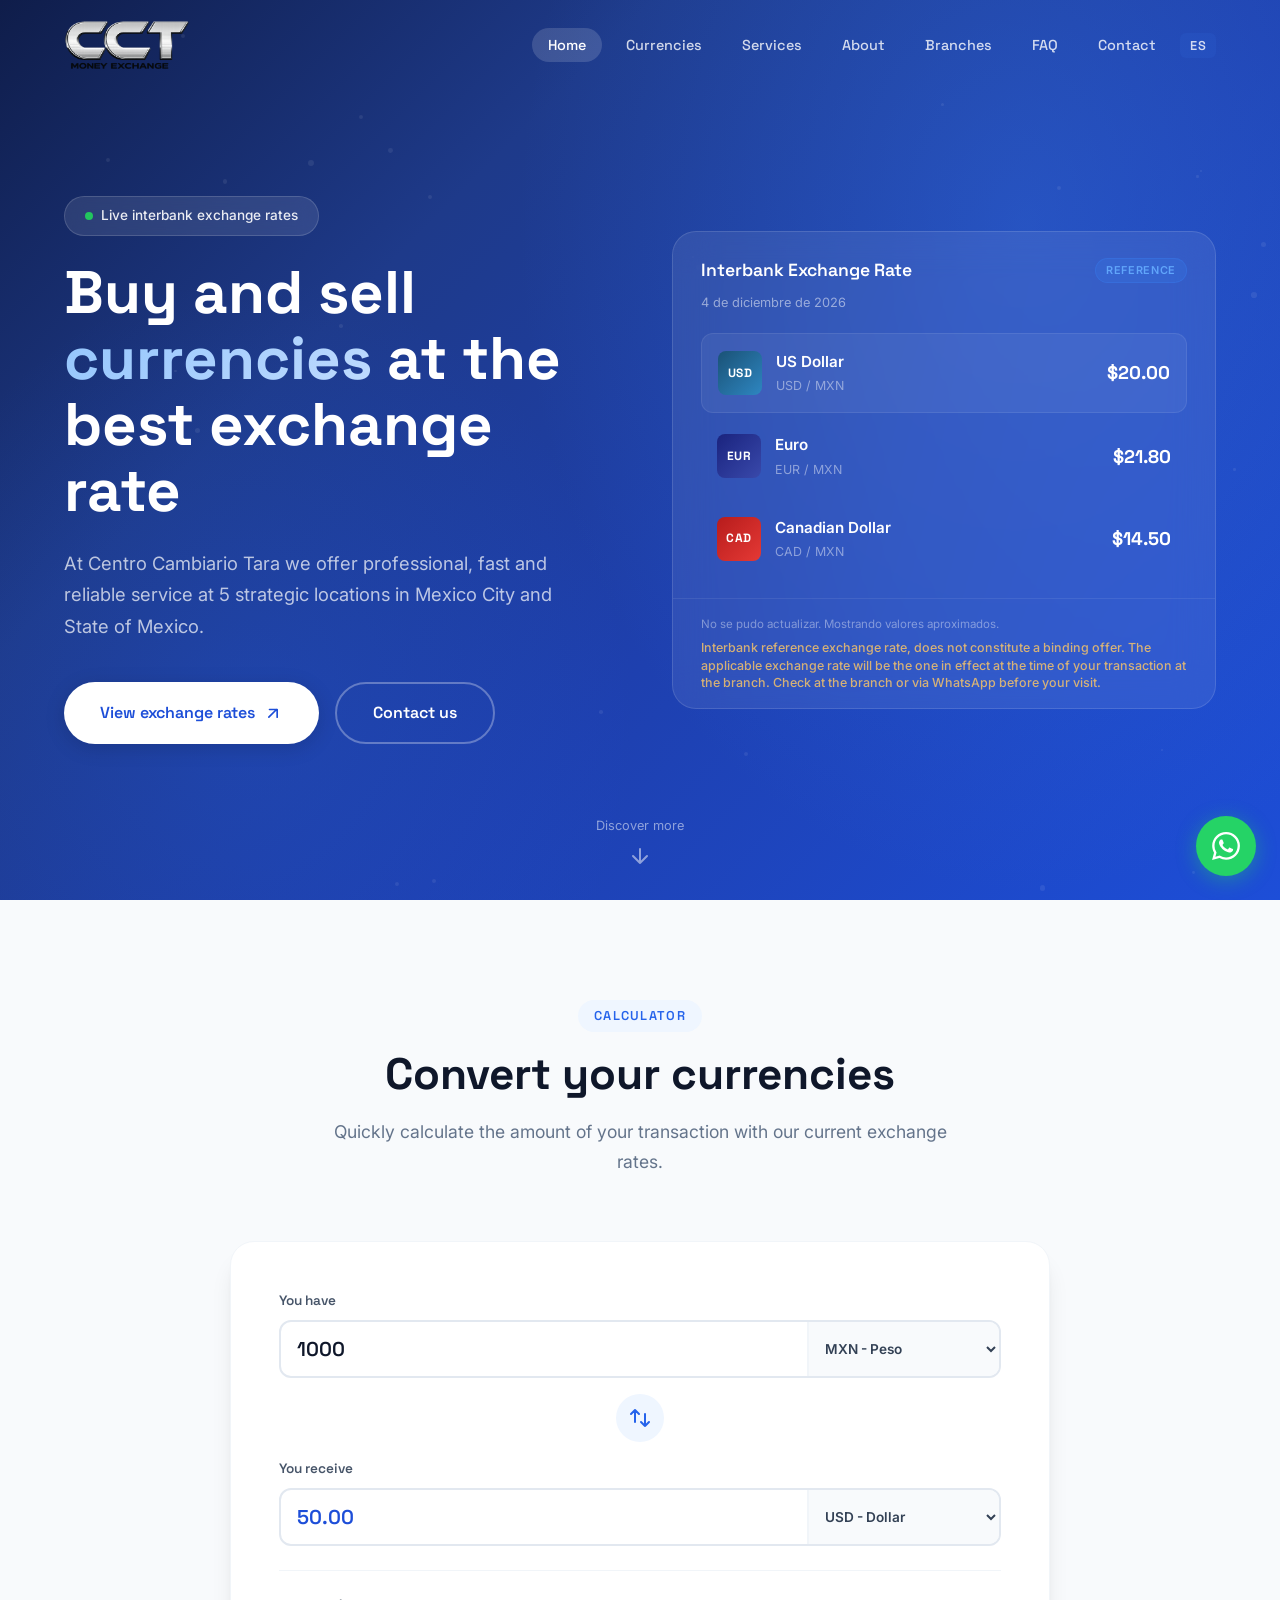
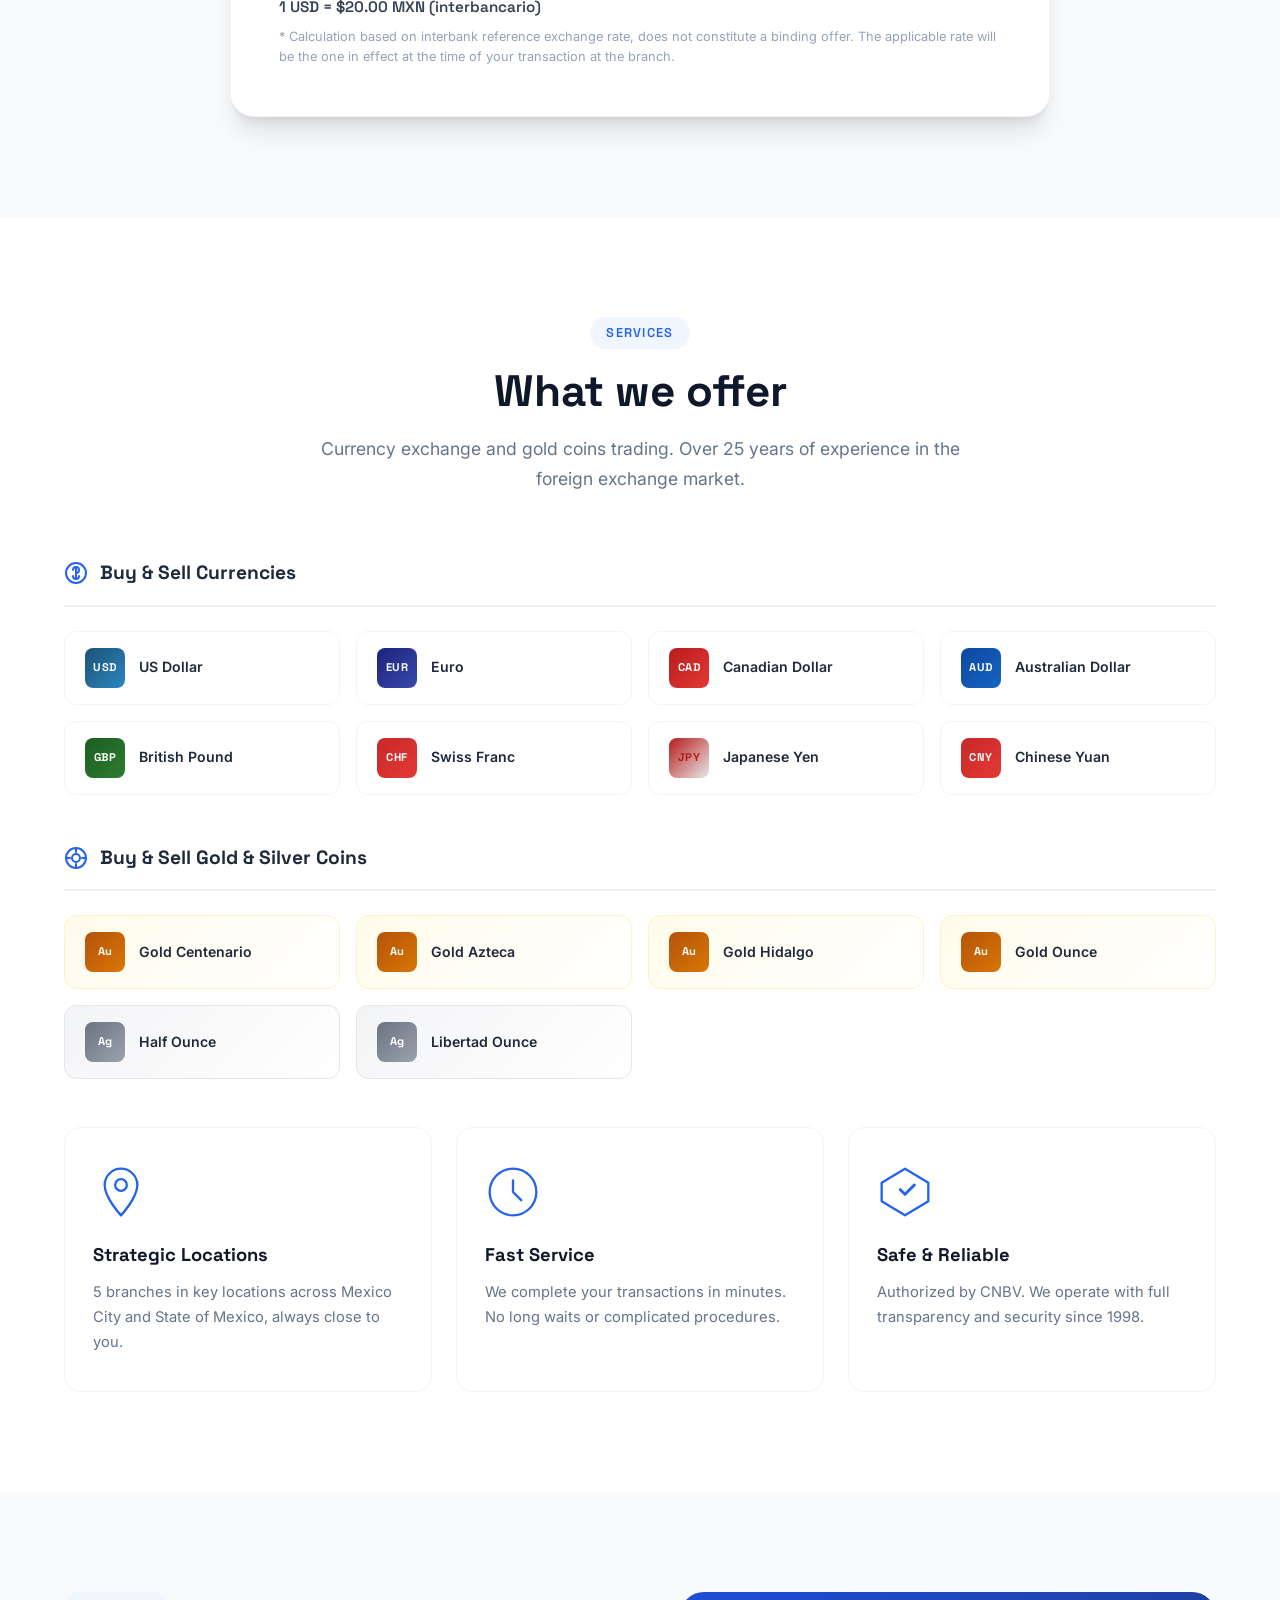
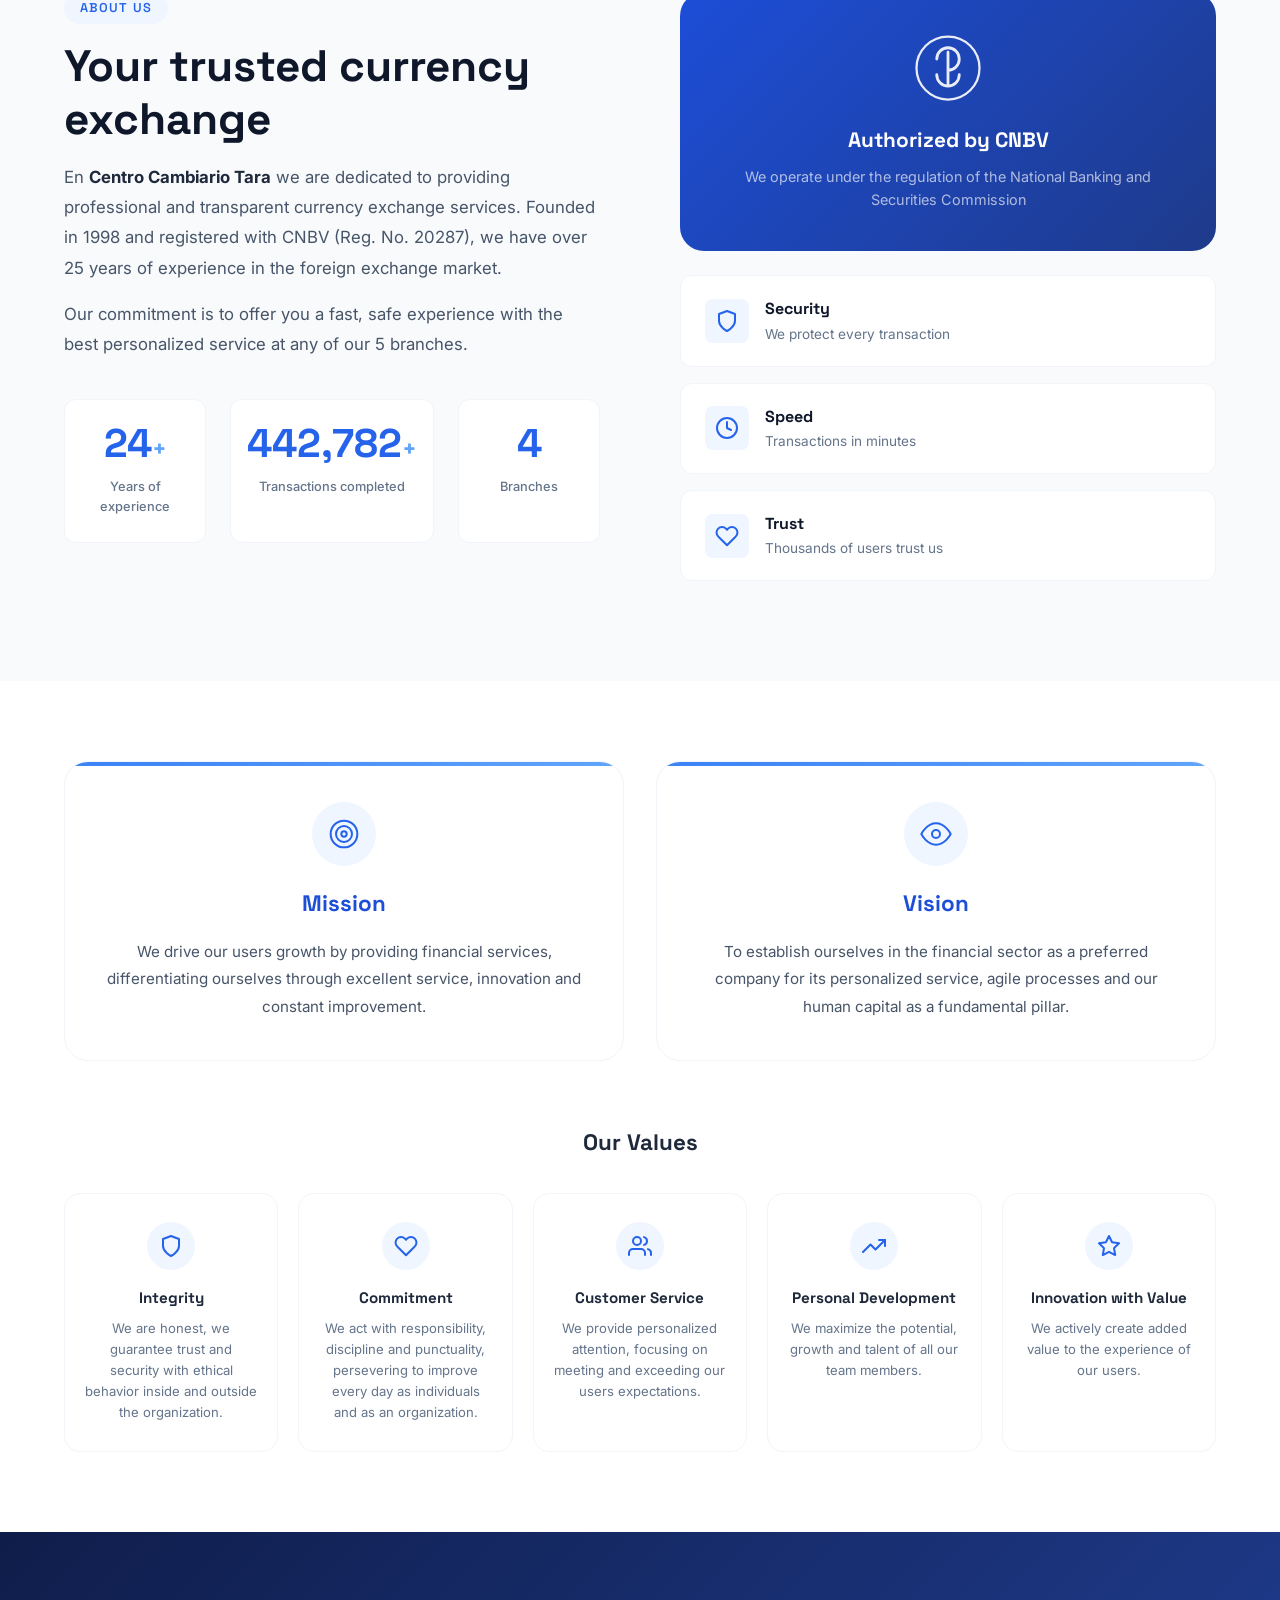
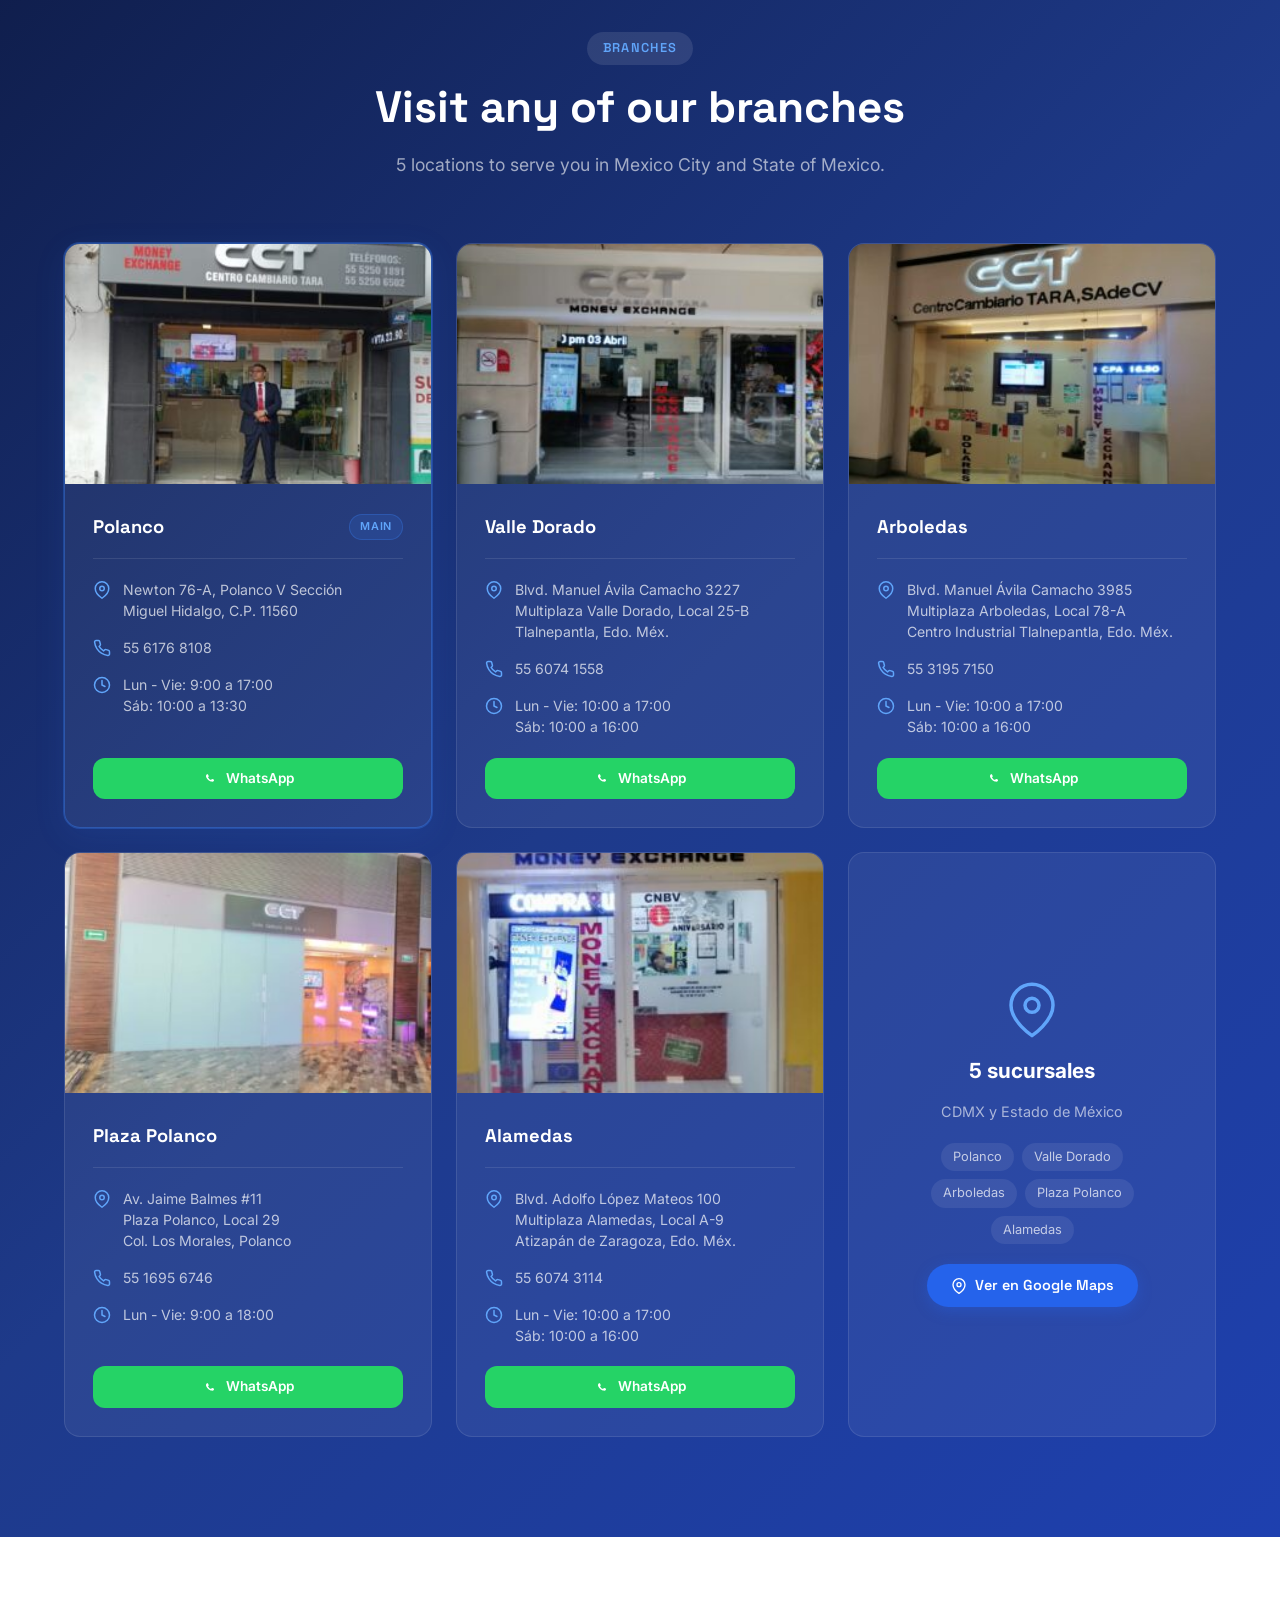
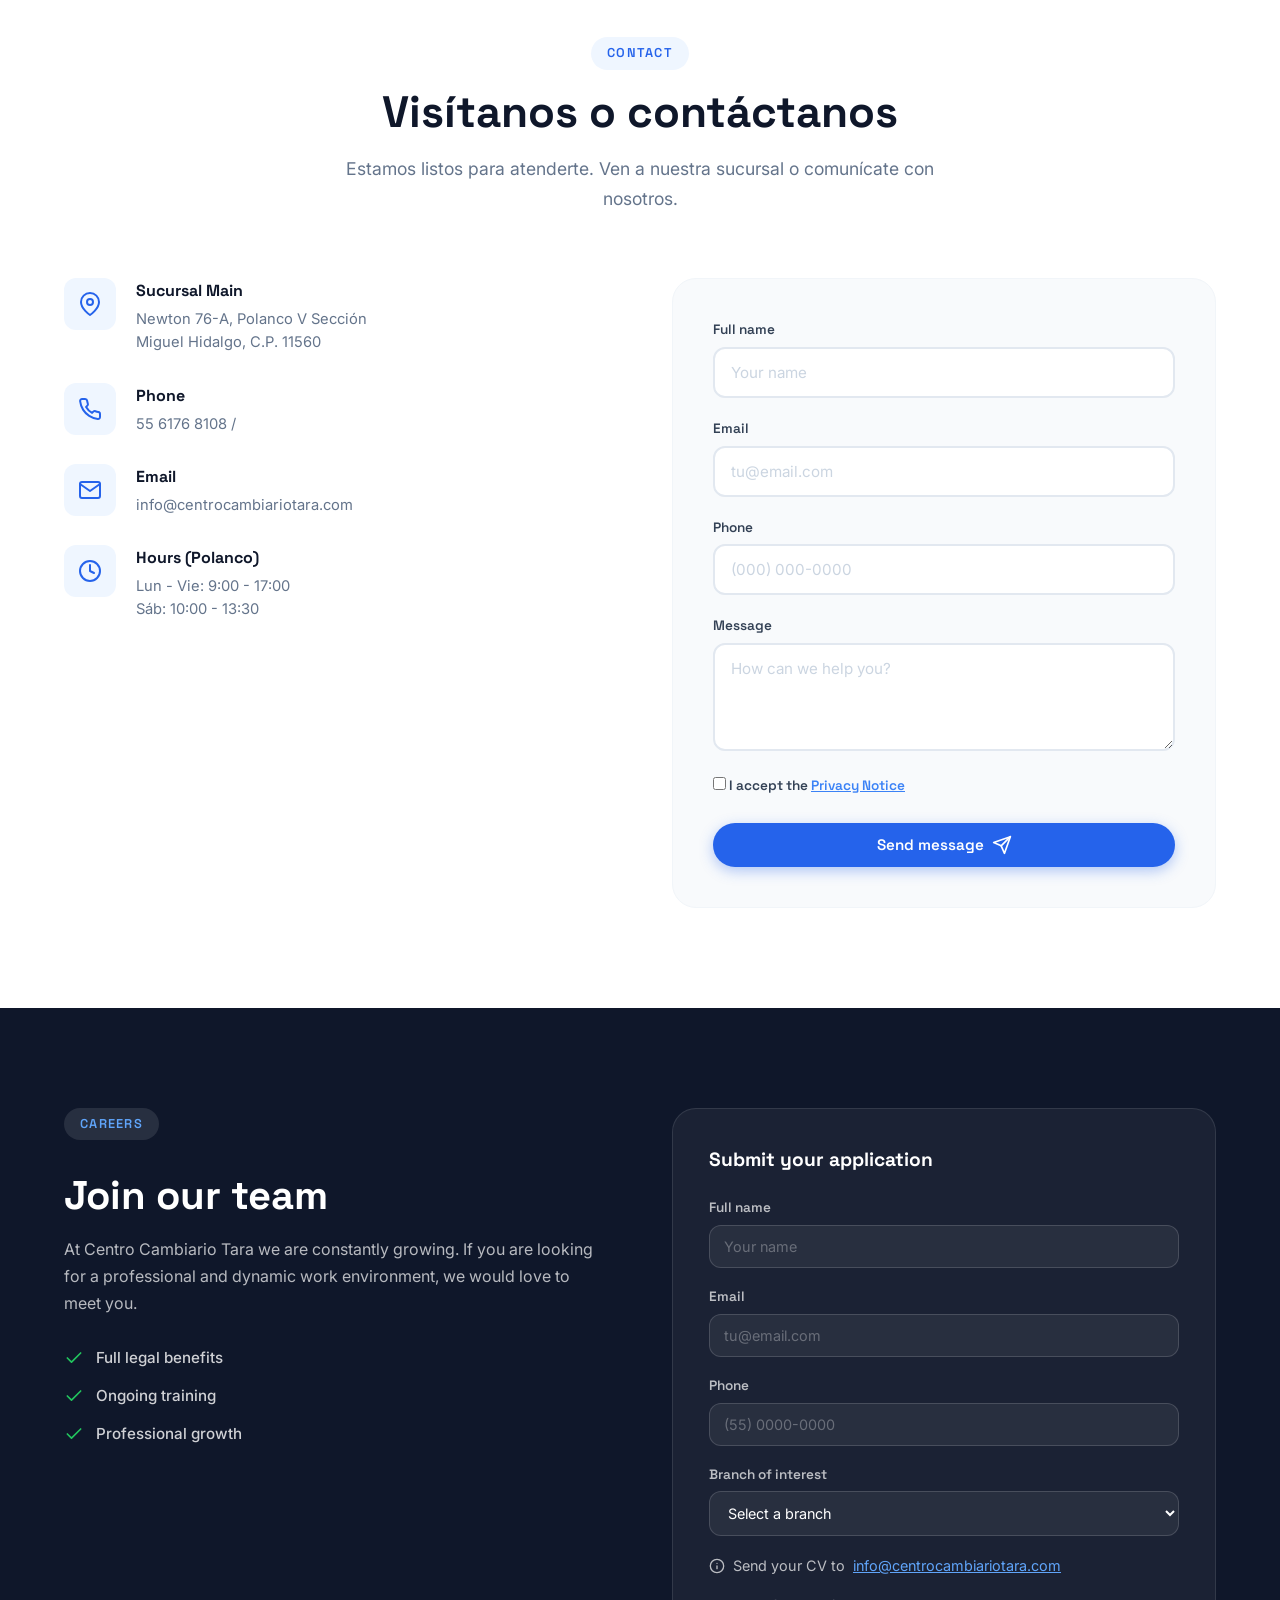
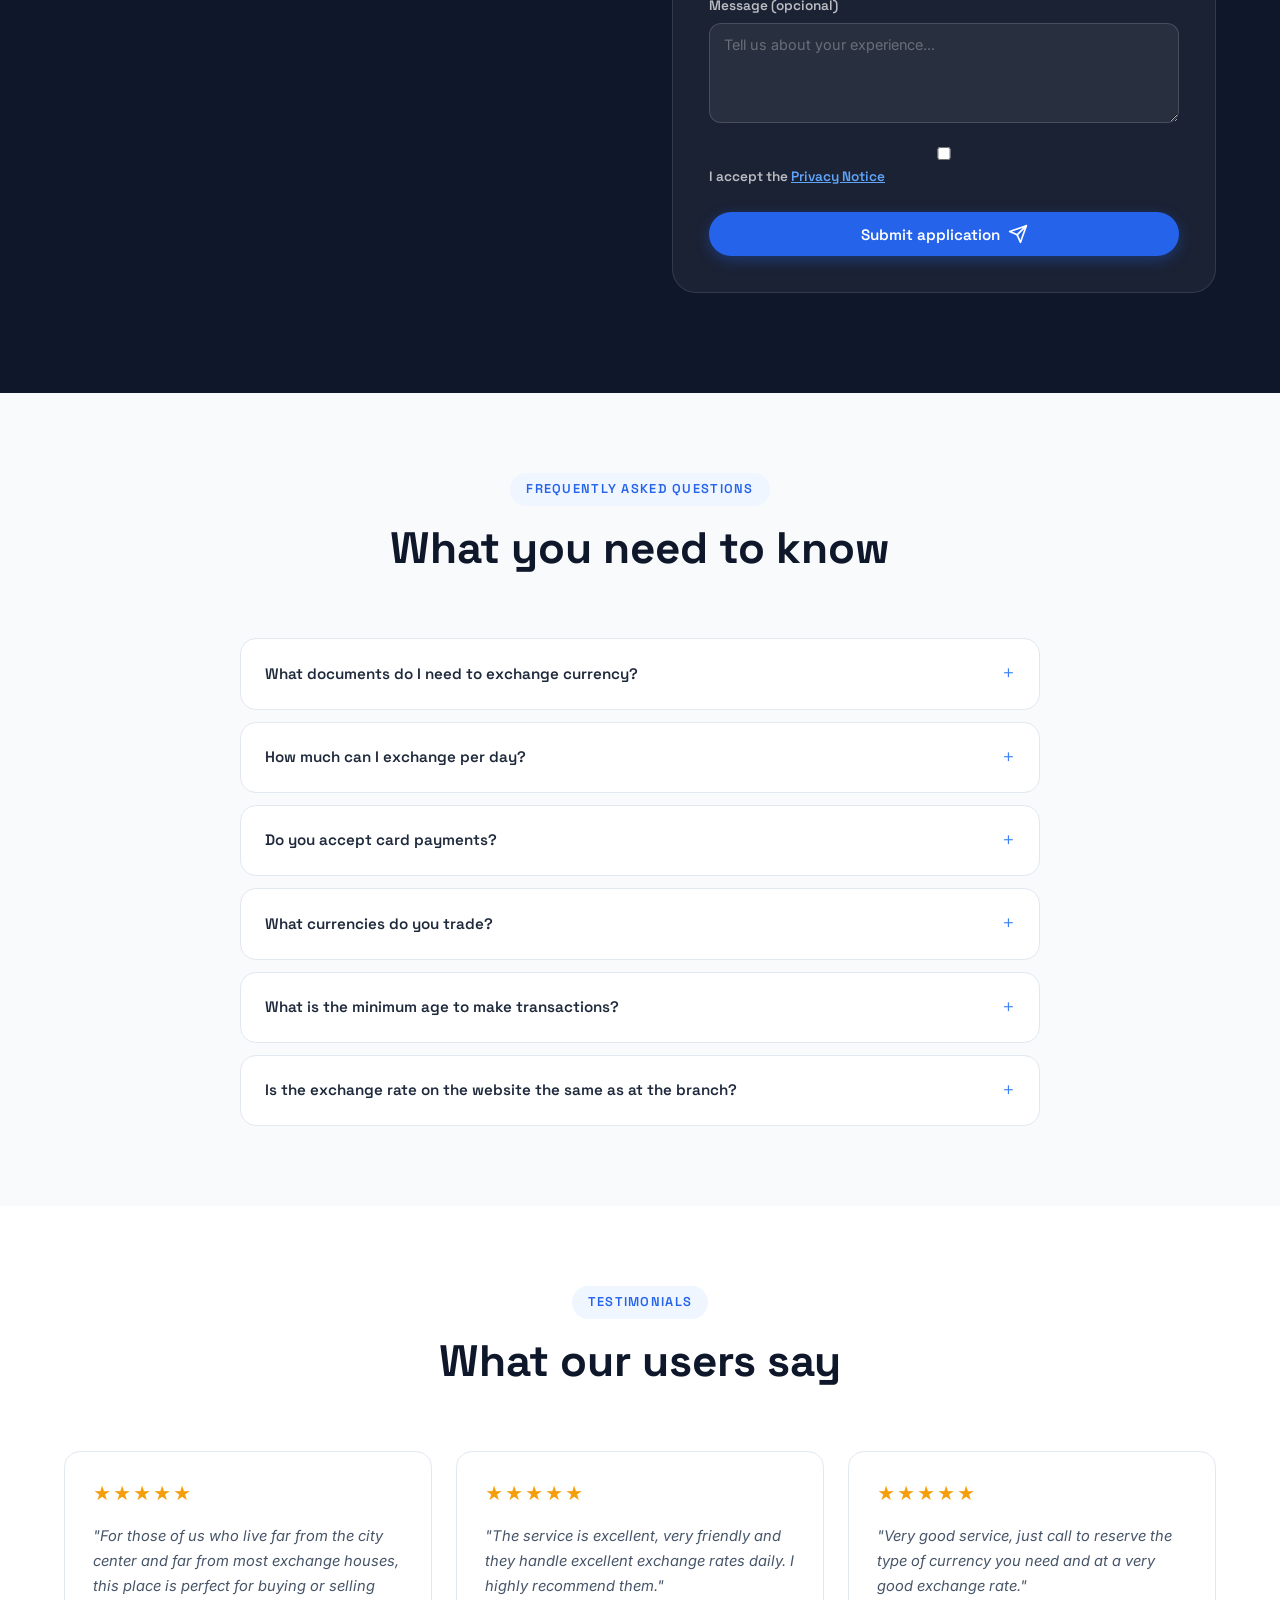
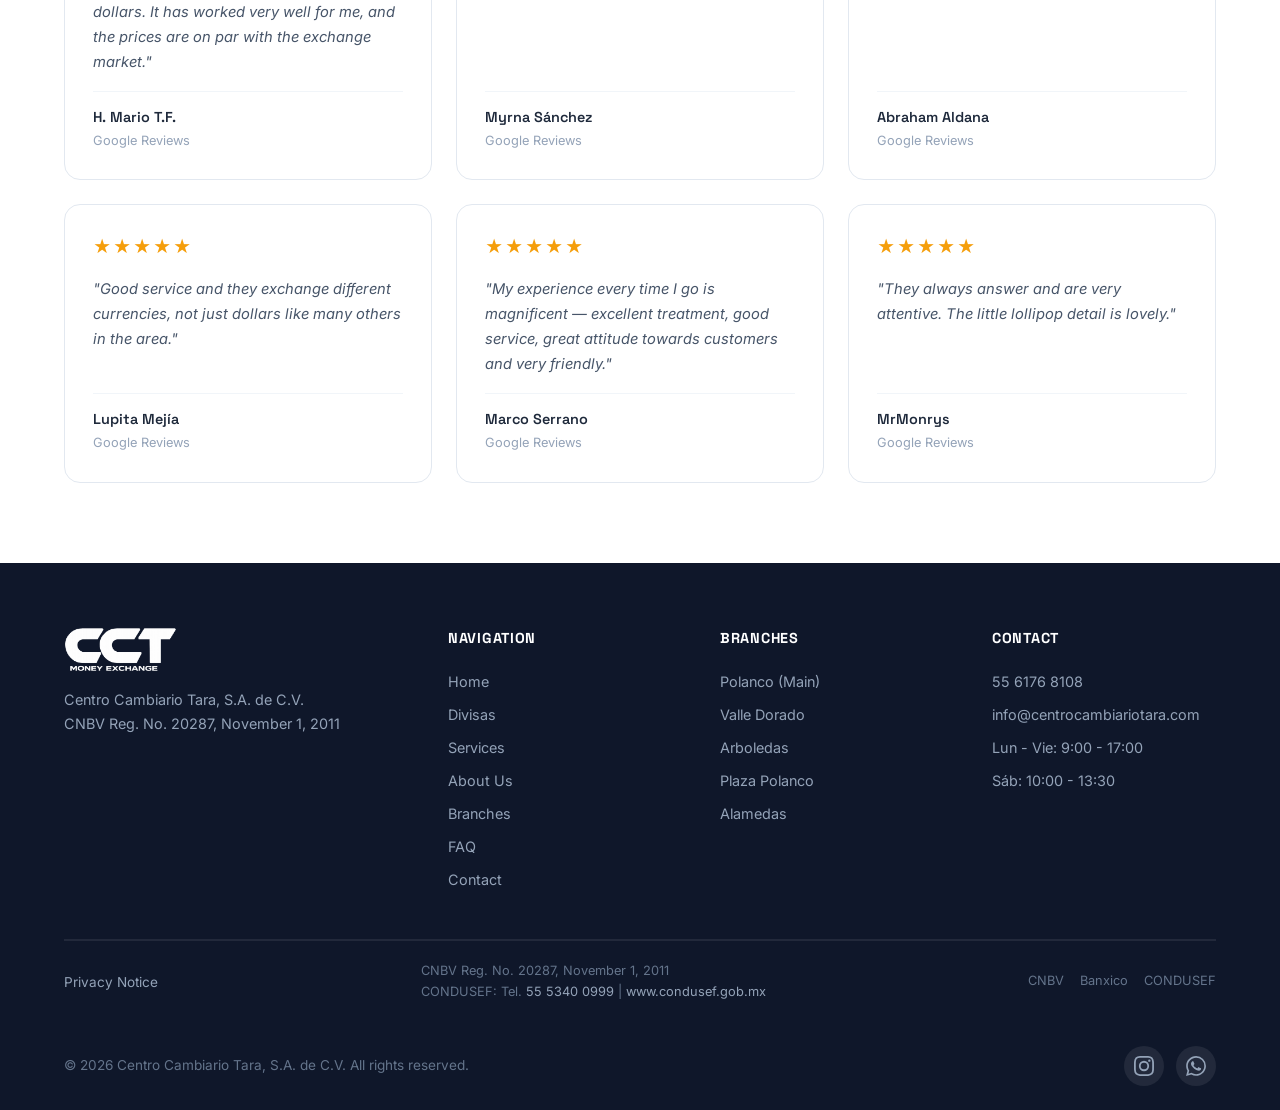
<file: en/index.html>
<!DOCTYPE html>
<html lang="en">
<head>
    <meta charset="UTF-8">
    <meta name="viewport" content="width=device-width, initial-scale=1.0">
    <title>Centro Cambiario Tara | Currency Exchange</title>
    <meta name="description" content="Centro Cambiario Tara - Currency exchange, gold and silver coins. 5 branches in Mexico City and State of Mexico. CNBV Registration No. 20287.">
    <meta property="og:title" content="Centro Cambiario Tara | Currency Exchange">
    <meta property="og:description" content="Your trusted currency exchange. Gold and silver coins. 5 branches in Mexico City and State of Mexico.">
    <meta property="og:type" content="website">
    <meta property="og:url" content="https://centrocambiariotara.com/en/">
    <meta property="og:image" content="https://centrocambiariotara.com/assets/logo-tara-new.png">
    <meta property="og:locale" content="en_US">
    <meta name="twitter:card" content="summary">
    <meta name="twitter:title" content="Centro Cambiario Tara | Currency Exchange">
    <meta name="twitter:description" content="Your trusted currency exchange. Gold and silver coins.">
    <link rel="preconnect" href="https://fonts.googleapis.com">
    <link rel="preconnect" href="https://fonts.gstatic.com" crossorigin>
    <link href="https://fonts.googleapis.com/css2?family=Inter:wght@300;400;500;600;700;800;900&family=Space+Grotesk:wght@400;500;600;700&display=swap" rel="stylesheet">
    <link rel="stylesheet" href="../css/styles.css">
    <link rel="icon" type="image/png" href="../assets/logo-tara-new.png">
    <link rel="apple-touch-icon" href="../assets/logo-tara-new.png">
    <!-- Google Analytics -->
    <script async src="https://www.googletagmanager.com/gtag/js?id=G-MQX6EP99DQ"></script>
    <script>
        window.dataLayer = window.dataLayer || [];
        function gtag(){dataLayer.push(arguments);}
        gtag('js', new Date());
        gtag('config', 'G-MQX6EP99DQ');
    </script>
    <script type="application/ld+json">
    {
        "@context": "https://schema.org",
        "@type": "FinancialService",
        "name": "Centro Cambiario Tara, S.A. de C.V.",
        "url": "https://centrocambiariotara.com",
        "logo": "https://centrocambiariotara.com/assets/logo-tara-new.png",
        "image": "https://centrocambiariotara.com/assets/logo-tara-new.png",
        "description": "Compra y venta de divisas, monedas de oro y plata. 5 sucursales en CDMX y Estado de México. Registro CNBV No. 20287.",
        "telephone": "+525561768108",
        "email": "info@centrocambiariotara.com",
        "currenciesAccepted": "MXN, USD, EUR, CAD, AUD, GBP, CHF, JPY, CNY",
        "paymentAccepted": "Cash",
        "address": {
            "@type": "PostalAddress",
            "streetAddress": "Newton 76-A, Polanco V Sección",
            "addressLocality": "Miguel Hidalgo",
            "addressRegion": "CDMX",
            "postalCode": "11560",
            "addressCountry": "MX"
        },
        "openingHoursSpecification": [
            {
                "@type": "OpeningHoursSpecification",
                "dayOfWeek": ["Monday","Tuesday","Wednesday","Thursday","Friday"],
                "opens": "09:00",
                "closes": "17:00"
            },
            {
                "@type": "OpeningHoursSpecification",
                "dayOfWeek": "Saturday",
                "opens": "10:00",
                "closes": "13:30"
            }
        ],
        "sameAs": [
            "https://www.instagram.com/centrocambiariotara/"
        ],
        "numberOfEmployees": {
            "@type": "QuantitativeValue",
            "minValue": 10
        },
        "foundingDate": "1998"
    }
    </script>
</head>
<body>
    <!-- Navbar -->
    <nav class="navbar" id="navbar">
        <div class="container navbar__container">
            <a href="#" class="navbar__logo">
                <img src="../assets/logo-tara-new.png" alt="Centro Cambiario Tara - CCT Money Exchange" class="navbar__logo-img">
            </a>
            <ul class="navbar__menu" id="navMenu">
                <li><a href="#inicio" class="navbar__link active">Home</a></li>
                <li><a href="#divisas" class="navbar__link">Currencies</a></li>
                <li><a href="#servicios" class="navbar__link">Services</a></li>
                <li><a href="#nosotros" class="navbar__link">About</a></li>
                <li><a href="#sucursales" class="navbar__link">Branches</a></li>
                <li><a href="#faq" class="navbar__link">FAQ</a></li>
                <li><a href="#contacto" class="navbar__link">Contact</a></li>
                <li><a href="../" class="navbar__link navbar__lang">ES</a></li>
            </ul>
            <button class="navbar__toggle" id="navToggle" aria-label="Open menu">
                <span></span>
                <span></span>
                <span></span>
            </button>
        </div>
    </nav>

    <!-- Hero Section -->
    <section class="hero" id="inicio">
        <div class="hero__bg">
            <div class="hero__gradient"></div>
            <div class="hero__particles" id="particles"></div>
        </div>
        <div class="container hero__container">
            <div class="hero__content">
                <div class="hero__badge">
                    <span class="hero__badge-dot"></span>
                    Live interbank exchange rates
                </div>
                <h1 class="hero__title">
                    Buy and sell
                    <span class="hero__title-highlight">currencies</span>
                    at the best exchange rate
                </h1>
                <p class="hero__subtitle">
                    At Centro Cambiario Tara we offer professional, fast and reliable service at 5 strategic locations in Mexico City and State of Mexico.
                </p>
                <div class="hero__actions">
                    <a href="#divisas" class="btn btn--primary btn--lg">
                        View exchange rates
                        <svg width="20" height="20" viewBox="0 0 24 24" fill="none" stroke="currentColor" stroke-width="2" stroke-linecap="round" stroke-linejoin="round"><path d="M7 17l9.2-9.2M17 17V7.8H7.8"/></svg>
                    </a>
                    <a href="#contacto" class="btn btn--outline btn--lg">Contact us</a>
                </div>
            </div>
            <div class="hero__rates">
                <div class="rates-card">
                    <div class="rates-card__header">
                        <div class="rates-card__header-top">
                            <h3 class="rates-card__title">Interbank Exchange Rate</h3>
                            <span class="rates-card__ref-badge">Reference</span>
                        </div>
                        <span class="rates-card__date" id="currentDate"></span>
                    </div>
                    <div class="rates-card__body">
                        <div class="rate-row rate-row--main">
                            <div class="rate-row__currency">
                                <div class="rate-row__flag rate-row__flag--usd">USD</div>
                                <div class="rate-row__info">
                                    <span class="rate-row__name">US Dollar</span>
                                    <span class="rate-row__code">USD / MXN</span>
                                </div>
                            </div>
                            <div class="rate-row__prices">
                                <div class="rate-row__price">
                                    <span class="rate-row__value" id="usdRate">--</span>
                                </div>
                            </div>
                        </div>
                        <div class="rate-row">
                            <div class="rate-row__currency">
                                <div class="rate-row__flag rate-row__flag--eur">EUR</div>
                                <div class="rate-row__info">
                                    <span class="rate-row__name">Euro</span>
                                    <span class="rate-row__code">EUR / MXN</span>
                                </div>
                            </div>
                            <div class="rate-row__prices">
                                <div class="rate-row__price">
                                    <span class="rate-row__value" id="eurRate">--</span>
                                </div>
                            </div>
                        </div>
                        <div class="rate-row">
                            <div class="rate-row__currency">
                                <div class="rate-row__flag rate-row__flag--cad">CAD</div>
                                <div class="rate-row__info">
                                    <span class="rate-row__name">Canadian Dollar</span>
                                    <span class="rate-row__code">CAD / MXN</span>
                                </div>
                            </div>
                            <div class="rate-row__prices">
                                <div class="rate-row__price">
                                    <span class="rate-row__value" id="cadRate">--</span>
                                </div>
                            </div>
                        </div>
                    </div>
                    <div class="rates-card__footer">
                        <p class="rates-card__update" id="ratesUpdate"></p>
                        <p class="rates-card__disclaimer">Interbank reference exchange rate, does not constitute a binding offer. The applicable exchange rate will be the one in effect at the time of your transaction at the branch. Check at the branch or via WhatsApp before your visit.</p>
                    </div>
                </div>
            </div>
        </div>
        <div class="hero__scroll">
            <a href="#divisas" class="scroll-indicator">
                <span>Discover more</span>
                <svg width="24" height="24" viewBox="0 0 24 24" fill="none" stroke="currentColor" stroke-width="2" stroke-linecap="round" stroke-linejoin="round"><path d="M12 5v14M19 12l-7 7-7-7"/></svg>
            </a>
        </div>
    </section>

    <!-- Currency Calculator Section -->
    <section class="calculator" id="divisas">
        <div class="container">
            <div class="section-header">
                <span class="section-tag">Calculator</span>
                <h2 class="section-title">Convert your currencies</h2>
                <p class="section-subtitle">Quickly calculate the amount of your transaction with our current exchange rates.</p>
            </div>
            <div class="calculator__card">
                <div class="calculator__form">
                    <div class="calculator__field">
                        <label class="calculator__label">You have</label>
                        <div class="calculator__input-group">
                            <input type="number" class="calculator__input" id="calcFrom" value="1000" min="0" step="0.01">
                            <select class="calculator__select" id="calcFromCurrency">
                                <option value="USD">USD - Dollar</option>
                                <option value="EUR">EUR - Euro</option>
                                <option value="MXN" selected>MXN - Peso</option>
                                <option value="CAD">CAD - Canadian Dollar</option>
                            </select>
                        </div>
                    </div>
                    <button class="calculator__swap" id="calcSwap" aria-label="Swap currencies">
                        <svg width="24" height="24" viewBox="0 0 24 24" fill="none" stroke="currentColor" stroke-width="2" stroke-linecap="round" stroke-linejoin="round"><path d="M7 16V4m0 0L3 8m4-4l4 4M17 8v12m0 0l4-4m-4 4l-4-4"/></svg>
                    </button>
                    <div class="calculator__field">
                        <label class="calculator__label">You receive</label>
                        <div class="calculator__input-group">
                            <input type="text" class="calculator__input calculator__input--result" id="calcTo" readonly>
                            <select class="calculator__select" id="calcToCurrency">
                                <option value="USD" selected>USD - Dollar</option>
                                <option value="EUR">EUR - Euro</option>
                                <option value="MXN">MXN - Peso</option>
                                <option value="CAD">CAD - Canadian Dollar</option>
                            </select>
                        </div>
                    </div>
                </div>
                <div class="calculator__info">
                    <p class="calculator__rate" id="calcRate">Loading exchange rate...</p>
                    <p class="calculator__disclaimer">* Calculation based on interbank reference exchange rate, does not constitute a binding offer. The applicable rate will be the one in effect at the time of your transaction at the branch.</p>
                </div>
            </div>
        </div>
    </section>

    <!-- Services Section -->
    <section class="services" id="servicios">
        <div class="container">
            <div class="section-header">
                <span class="section-tag">Services</span>
                <h2 class="section-title">What we offer</h2>
                <p class="section-subtitle">Currency exchange and gold coins trading. Over 25 years of experience in the foreign exchange market.</p>
            </div>

            <!-- Divisas -->
            <div class="services__category">
                <h3 class="services__category-title">
                    <svg width="24" height="24" viewBox="0 0 24 24" fill="none" stroke="currentColor" stroke-width="2" stroke-linecap="round" stroke-linejoin="round"><circle cx="12" cy="12" r="10"/><path d="M12 6v12M9 9c0-1.7 1.3-3 3-3s3 1.3 3 3-1.3 3-3 3"/><path d="M9 15c0 1.7 1.3 3 3 3s3-1.3 3-3"/></svg>
                    Buy &amp; Sell Currencies
                </h3>
                <div class="services__grid services__grid--currencies">
                    <div class="currency-chip">
                        <span class="currency-chip__flag currency-chip__flag--usd">USD</span>
                        <span class="currency-chip__name">US Dollar</span>
                    </div>
                    <div class="currency-chip">
                        <span class="currency-chip__flag currency-chip__flag--eur">EUR</span>
                        <span class="currency-chip__name">Euro</span>
                    </div>
                    <div class="currency-chip">
                        <span class="currency-chip__flag currency-chip__flag--cad">CAD</span>
                        <span class="currency-chip__name">Canadian Dollar</span>
                    </div>
                    <div class="currency-chip">
                        <span class="currency-chip__flag currency-chip__flag--aud">AUD</span>
                        <span class="currency-chip__name">Australian Dollar</span>
                    </div>
                    <div class="currency-chip">
                        <span class="currency-chip__flag currency-chip__flag--gbp">GBP</span>
                        <span class="currency-chip__name">British Pound</span>
                    </div>
                    <div class="currency-chip">
                        <span class="currency-chip__flag currency-chip__flag--chf">CHF</span>
                        <span class="currency-chip__name">Swiss Franc</span>
                    </div>
                    <div class="currency-chip">
                        <span class="currency-chip__flag currency-chip__flag--jpy">JPY</span>
                        <span class="currency-chip__name">Japanese Yen</span>
                    </div>
                    <div class="currency-chip">
                        <span class="currency-chip__flag currency-chip__flag--cny">CNY</span>
                        <span class="currency-chip__name">Chinese Yuan</span>
                    </div>
                </div>
            </div>

            <!-- Monedas de Oro y Plata -->
            <div class="services__category">
                <h3 class="services__category-title">
                    <svg width="24" height="24" viewBox="0 0 24 24" fill="none" stroke="currentColor" stroke-width="2" stroke-linecap="round" stroke-linejoin="round"><circle cx="12" cy="12" r="10"/><circle cx="12" cy="12" r="4"/><path d="M12 2v4M12 18v4M2 12h4M18 12h4"/></svg>
                    Buy &amp; Sell Gold &amp; Silver Coins
                </h3>
                <div class="services__grid services__grid--currencies">
                    <div class="currency-chip currency-chip--gold">
                        <span class="currency-chip__flag currency-chip__flag--gold">Au</span>
                        <span class="currency-chip__name">Gold Centenario</span>
                    </div>
                    <div class="currency-chip currency-chip--gold">
                        <span class="currency-chip__flag currency-chip__flag--gold">Au</span>
                        <span class="currency-chip__name">Gold Azteca</span>
                    </div>
                    <div class="currency-chip currency-chip--gold">
                        <span class="currency-chip__flag currency-chip__flag--gold">Au</span>
                        <span class="currency-chip__name">Gold Hidalgo</span>
                    </div>
                    <div class="currency-chip currency-chip--gold">
                        <span class="currency-chip__flag currency-chip__flag--gold">Au</span>
                        <span class="currency-chip__name">Gold Ounce</span>
                    </div>
                    <div class="currency-chip currency-chip--silver">
                        <span class="currency-chip__flag currency-chip__flag--silver">Ag</span>
                        <span class="currency-chip__name">Half Ounce</span>
                    </div>
                    <div class="currency-chip currency-chip--silver">
                        <span class="currency-chip__flag currency-chip__flag--silver">Ag</span>
                        <span class="currency-chip__name">Libertad Ounce</span>
                    </div>
                </div>
            </div>

            <!-- Value Props -->
            <div class="services__grid services__grid--values">
                <div class="service-card">
                    <div class="service-card__icon">
                        <svg viewBox="0 0 48 48" fill="none" xmlns="http://www.w3.org/2000/svg">
                            <path d="M24 4C16.27 4 10 10.27 10 18c0 11 14 26 14 26s14-15 14-26c0-7.73-6.27-14-14-14zm0 19a5 5 0 110-10 5 5 0 010 10z" stroke="currentColor" stroke-width="2" stroke-linejoin="round"/>
                        </svg>
                    </div>
                    <h3 class="service-card__title">Strategic Locations</h3>
                    <p class="service-card__desc">5 branches in key locations across Mexico City and State of Mexico, always close to you.</p>
                </div>
                <div class="service-card">
                    <div class="service-card__icon">
                        <svg viewBox="0 0 48 48" fill="none" xmlns="http://www.w3.org/2000/svg">
                            <path d="M24 44c11.046 0 20-8.954 20-20S35.046 4 24 4 4 12.954 4 24s8.954 20 20 20z" stroke="currentColor" stroke-width="2"/>
                            <path d="M24 14v10l7 7" stroke="currentColor" stroke-width="2" stroke-linecap="round" stroke-linejoin="round"/>
                        </svg>
                    </div>
                    <h3 class="service-card__title">Fast Service</h3>
                    <p class="service-card__desc">We complete your transactions in minutes. No long waits or complicated procedures.</p>
                </div>
                <div class="service-card">
                    <div class="service-card__icon">
                        <svg viewBox="0 0 48 48" fill="none" xmlns="http://www.w3.org/2000/svg">
                            <path d="M24 4L4 16v16l20 12 20-12V16L24 4z" stroke="currentColor" stroke-width="2" stroke-linejoin="round"/>
                            <path d="M20 22l4 4 8-8" stroke="currentColor" stroke-width="2.5" stroke-linecap="round" stroke-linejoin="round"/>
                        </svg>
                    </div>
                    <h3 class="service-card__title">Safe &amp; Reliable</h3>
                    <p class="service-card__desc">Authorized by CNBV. We operate with full transparency and security since 1998.</p>
                </div>
            </div>
        </div>
    </section>

    <!-- About Section (original) -->
    <section class="about" id="nosotros">
        <div class="container">
            <div class="about__grid">
                <div class="about__content">
                    <span class="section-tag">About Us</span>
                    <h2 class="section-title section-title--left">Your trusted currency exchange</h2>
                    <p class="about__text">
                        En <strong>Centro Cambiario Tara</strong> we are dedicated to providing professional and transparent currency exchange services. Founded in 1998 and registered with CNBV (Reg. No. 20287), we have over 25 years of experience in the foreign exchange market.
                    </p>
                    <p class="about__text">
                        Our commitment is to offer you a fast, safe experience with the best personalized service at any of our 5 branches.
                    </p>
                    <div class="about__stats">
                        <div class="stat">
                            <span class="stat__number" data-count="25">0</span><span class="stat__suffix">+</span>
                            <span class="stat__label">Years of experience</span>
                        </div>
                        <div class="stat">
                            <span class="stat__number" data-count="460152">0</span><span class="stat__suffix">+</span>
                            <span class="stat__label">Transactions completed</span>
                        </div>
                        <div class="stat">
                            <span class="stat__number" data-count="5">0</span><span class="stat__suffix"></span>
                            <span class="stat__label">Branches</span>
                        </div>
                    </div>
                </div>
                <div class="about__visual">
                    <div class="about__card">
                        <div class="about__card-icon">
                            <svg viewBox="0 0 64 64" fill="none" xmlns="http://www.w3.org/2000/svg">
                                <circle cx="32" cy="32" r="28" stroke="currentColor" stroke-width="2"/>
                                <path d="M32 18v28M22 24c0-5.5 4.5-10 10-10s10 4.5 10 10-4.5 10-10 10" stroke="currentColor" stroke-width="2.5" stroke-linecap="round"/>
                                <path d="M22 38c0 5.5 4.5 10 10 10s10-4.5 10-10" stroke="currentColor" stroke-width="2.5" stroke-linecap="round"/>
                            </svg>
                        </div>
                        <h4>Authorized by CNBV</h4>
                        <p>We operate under the regulation of the National Banking and Securities Commission</p>
                    </div>
                    <div class="about__values">
                        <div class="value-item">
                            <div class="value-item__icon">
                                <svg width="24" height="24" viewBox="0 0 24 24" fill="none" stroke="currentColor" stroke-width="2" stroke-linecap="round" stroke-linejoin="round"><path d="M12 22s8-4 8-10V5l-8-3-8 3v7c0 6 8 10 8 10z"/></svg>
                            </div>
                            <div>
                                <h5>Security</h5>
                                <p>We protect every transaction</p>
                            </div>
                        </div>
                        <div class="value-item">
                            <div class="value-item__icon">
                                <svg width="24" height="24" viewBox="0 0 24 24" fill="none" stroke="currentColor" stroke-width="2" stroke-linecap="round" stroke-linejoin="round"><circle cx="12" cy="12" r="10"/><path d="M12 6v6l4 2"/></svg>
                            </div>
                            <div>
                                <h5>Speed</h5>
                                <p>Transactions in minutes</p>
                            </div>
                        </div>
                        <div class="value-item">
                            <div class="value-item__icon">
                                <svg width="24" height="24" viewBox="0 0 24 24" fill="none" stroke="currentColor" stroke-width="2" stroke-linecap="round" stroke-linejoin="round"><path d="M20.84 4.61a5.5 5.5 0 0 0-7.78 0L12 5.67l-1.06-1.06a5.5 5.5 0 0 0-7.78 7.78l1.06 1.06L12 21.23l7.78-7.78 1.06-1.06a5.5 5.5 0 0 0 0-7.78z"/></svg>
                            </div>
                            <div>
                                <h5>Trust</h5>
                                <p>Thousands of users trust us</p>
                            </div>
                        </div>
                    </div>
                </div>
            </div>
        </div>
    </section>

    <!-- Mission, Vision y Valores -->
    <section class="mvv">
        <div class="container">
            <div class="about__mv-grid">
                <div class="about__mv-card">
                    <div class="about__mv-icon">
                        <svg width="32" height="32" viewBox="0 0 24 24" fill="none" stroke="currentColor" stroke-width="1.5" stroke-linecap="round" stroke-linejoin="round"><circle cx="12" cy="12" r="10"/><circle cx="12" cy="12" r="6"/><circle cx="12" cy="12" r="2"/></svg>
                    </div>
                    <h3 class="about__mv-title">Mission</h3>
                    <p class="about__mv-text">We drive our users growth by providing financial services, differentiating ourselves through excellent service, innovation and constant improvement.</p>
                </div>
                <div class="about__mv-card">
                    <div class="about__mv-icon">
                        <svg width="32" height="32" viewBox="0 0 24 24" fill="none" stroke="currentColor" stroke-width="1.5" stroke-linecap="round" stroke-linejoin="round"><path d="M1 12s4-8 11-8 11 8 11 8-4 8-11 8-11-8-11-8z"/><circle cx="12" cy="12" r="3"/></svg>
                    </div>
                    <h3 class="about__mv-title">Vision</h3>
                    <p class="about__mv-text">To establish ourselves in the financial sector as a preferred company for its personalized service, agile processes and our human capital as a fundamental pillar.</p>
                </div>
            </div>
            <div class="about__valores">
                <h3 class="about__valores-title">Our Values</h3>
                <div class="about__valores-grid">
                    <div class="valor-card">
                        <div class="valor-card__icon">
                            <svg width="24" height="24" viewBox="0 0 24 24" fill="none" stroke="currentColor" stroke-width="2" stroke-linecap="round" stroke-linejoin="round"><path d="M12 22s8-4 8-10V5l-8-3-8 3v7c0 6 8 10 8 10z"/></svg>
                        </div>
                        <h4 class="valor-card__title">Integrity</h4>
                        <p class="valor-card__desc">We are honest, we guarantee trust and security with ethical behavior inside and outside the organization.</p>
                    </div>
                    <div class="valor-card">
                        <div class="valor-card__icon">
                            <svg width="24" height="24" viewBox="0 0 24 24" fill="none" stroke="currentColor" stroke-width="2" stroke-linecap="round" stroke-linejoin="round"><path d="M20.84 4.61a5.5 5.5 0 0 0-7.78 0L12 5.67l-1.06-1.06a5.5 5.5 0 0 0-7.78 7.78l1.06 1.06L12 21.23l7.78-7.78 1.06-1.06a5.5 5.5 0 0 0 0-7.78z"/></svg>
                        </div>
                        <h4 class="valor-card__title">Commitment</h4>
                        <p class="valor-card__desc">We act with responsibility, discipline and punctuality, persevering to improve every day as individuals and as an organization.</p>
                    </div>
                    <div class="valor-card">
                        <div class="valor-card__icon">
                            <svg width="24" height="24" viewBox="0 0 24 24" fill="none" stroke="currentColor" stroke-width="2" stroke-linecap="round" stroke-linejoin="round"><path d="M17 21v-2a4 4 0 0 0-4-4H5a4 4 0 0 0-4 4v2"/><circle cx="9" cy="7" r="4"/><path d="M23 21v-2a4 4 0 0 0-3-3.87"/><path d="M16 3.13a4 4 0 0 1 0 7.75"/></svg>
                        </div>
                        <h4 class="valor-card__title">Customer Service</h4>
                        <p class="valor-card__desc">We provide personalized attention, focusing on meeting and exceeding our users expectations.</p>
                    </div>
                    <div class="valor-card">
                        <div class="valor-card__icon">
                            <svg width="24" height="24" viewBox="0 0 24 24" fill="none" stroke="currentColor" stroke-width="2" stroke-linecap="round" stroke-linejoin="round"><polyline points="23 6 13.5 15.5 8.5 10.5 1 18"/><polyline points="17 6 23 6 23 12"/></svg>
                        </div>
                        <h4 class="valor-card__title">Personal Development</h4>
                        <p class="valor-card__desc">We maximize the potential, growth and talent of all our team members.</p>
                    </div>
                    <div class="valor-card">
                        <div class="valor-card__icon">
                            <svg width="24" height="24" viewBox="0 0 24 24" fill="none" stroke="currentColor" stroke-width="2" stroke-linecap="round" stroke-linejoin="round"><polygon points="12 2 15.09 8.26 22 9.27 17 14.14 18.18 21.02 12 17.77 5.82 21.02 7 14.14 2 9.27 8.91 8.26 12 2"/></svg>
                        </div>
                        <h4 class="valor-card__title">Innovation with Value</h4>
                        <p class="valor-card__desc">We actively create added value to the experience of our users.</p>
                    </div>
                </div>
            </div>
        </div>
    </section>

    <!-- Branches Section -->
    <section class="branches" id="sucursales">
        <div class="container">
            <div class="section-header">
                <span class="section-tag">Branches</span>
                <h2 class="section-title">Visit any of our branches</h2>
                <p class="section-subtitle">5 locations to serve you in Mexico City and State of Mexico.</p>
            </div>
            <div class="branches__grid">
                <!-- Polanco -->
                <div class="branch-card branch-card--featured">
                    <div class="branch-card__image">
                        <img src="../assets/sucursal-matriz.jpg" alt="Main Branch - Polanco" loading="lazy">
                    </div>
                    <div class="branch-card__content">
                    <div class="branch-card__header">
                        <h3 class="branch-card__name">Polanco</h3>
                        <span class="branch-card__badge">Main</span>
                    </div>
                    <div class="branch-card__body">
                        <div class="branch-card__item">
                            <svg width="18" height="18" viewBox="0 0 24 24" fill="none" stroke="currentColor" stroke-width="2" stroke-linecap="round" stroke-linejoin="round"><path d="M21 10c0 7-9 13-9 13s-9-6-9-13a9 9 0 0118 0z"/><circle cx="12" cy="10" r="3"/></svg>
                            <a href="https://www.google.com/maps/search/Newton+76-A+Polanco+V+Seccion+Miguel+Hidalgo+11560" target="_blank" rel="noopener" class="branch-card__address">Newton 76-A, Polanco V Sección<br>Miguel Hidalgo, C.P. 11560</a>
                        </div>
                        <div class="branch-card__item">
                            <svg width="18" height="18" viewBox="0 0 24 24" fill="none" stroke="currentColor" stroke-width="2" stroke-linecap="round" stroke-linejoin="round"><path d="M22 16.92v3a2 2 0 01-2.18 2 19.79 19.79 0 01-8.63-3.07 19.5 19.5 0 01-6-6 19.79 19.79 0 01-3.07-8.67A2 2 0 014.11 2h3a2 2 0 012 1.72 12.84 12.84 0 00.7 2.81 2 2 0 01-.45 2.11L8.09 9.91a16 16 0 006 6l1.27-1.27a2 2 0 012.11-.45 12.84 12.84 0 002.81.7A2 2 0 0122 16.92z"/></svg>
                            <p><a href="tel:+525561768108" class="branch-card__phone">55 6176 8108</a></p>
                        </div>
                        <div class="branch-card__item">
                            <svg width="18" height="18" viewBox="0 0 24 24" fill="none" stroke="currentColor" stroke-width="2" stroke-linecap="round" stroke-linejoin="round"><circle cx="12" cy="12" r="10"/><path d="M12 6v6l4 2"/></svg>
                            <p>Lun - Vie: 9:00 a 17:00<br>Sáb: 10:00 a 13:30</p>
                        </div>
                    </div>
                    <a href="https://wa.me/525561768108" class="branch-card__wa" target="_blank" rel="noopener">
                        <svg width="16" height="16" viewBox="0 0 24 24" fill="currentColor"><path d="M17.472 14.382c-.297-.149-1.758-.867-2.03-.967-.273-.099-.471-.148-.67.15-.197.297-.767.966-.94 1.164-.173.199-.347.223-.644.075-.297-.15-1.255-.463-2.39-1.475-.883-.788-1.48-1.761-1.653-2.059-.173-.297-.018-.458.13-.606.134-.133.298-.347.446-.52.149-.174.198-.298.298-.497.099-.198.05-.371-.025-.52-.075-.149-.669-1.612-.916-2.207-.242-.579-.487-.5-.669-.51-.173-.008-.371-.01-.57-.01-.198 0-.52.074-.792.372-.272.297-1.04 1.016-1.04 2.479 0 1.462 1.065 2.875 1.213 3.074.149.198 2.096 3.2 5.077 4.487.709.306 1.262.489 1.694.625.712.227 1.36.195 1.871.118.571-.085 1.758-.719 2.006-1.413.248-.694.248-1.289.173-1.413-.074-.124-.272-.198-.57-.347z"/></svg>
                        WhatsApp
                    </a>
                    </div>
                </div>
                <!-- Valle Dorado -->
                <div class="branch-card">
                    <div class="branch-card__image">
                        <img src="../assets/sucursal-valle.jpg" alt="Valle Dorado Branch" loading="lazy">
                    </div>
                    <div class="branch-card__content">
                    <div class="branch-card__header">
                        <h3 class="branch-card__name">Valle Dorado</h3>
                    </div>
                    <div class="branch-card__body">
                        <div class="branch-card__item">
                            <svg width="18" height="18" viewBox="0 0 24 24" fill="none" stroke="currentColor" stroke-width="2" stroke-linecap="round" stroke-linejoin="round"><path d="M21 10c0 7-9 13-9 13s-9-6-9-13a9 9 0 0118 0z"/><circle cx="12" cy="10" r="3"/></svg>
                            <a href="https://www.google.com/maps/search/Blvd+Manuel+Avila+Camacho+3227+Multiplaza+Valle+Dorado+Tlalnepantla" target="_blank" rel="noopener" class="branch-card__address">Blvd. Manuel Ávila Camacho 3227<br>Multiplaza Valle Dorado, Local 25-B<br>Tlalnepantla, Edo. Méx.</a>
                        </div>
                        <div class="branch-card__item">
                            <svg width="18" height="18" viewBox="0 0 24 24" fill="none" stroke="currentColor" stroke-width="2" stroke-linecap="round" stroke-linejoin="round"><path d="M22 16.92v3a2 2 0 01-2.18 2 19.79 19.79 0 01-8.63-3.07 19.5 19.5 0 01-6-6 19.79 19.79 0 01-3.07-8.67A2 2 0 014.11 2h3a2 2 0 012 1.72 12.84 12.84 0 00.7 2.81 2 2 0 01-.45 2.11L8.09 9.91a16 16 0 006 6l1.27-1.27a2 2 0 012.11-.45 12.84 12.84 0 002.81.7A2 2 0 0122 16.92z"/></svg>
                            <p><a href="tel:+525560741558" class="branch-card__phone">55 6074 1558</a></p>
                        </div>
                        <div class="branch-card__item">
                            <svg width="18" height="18" viewBox="0 0 24 24" fill="none" stroke="currentColor" stroke-width="2" stroke-linecap="round" stroke-linejoin="round"><circle cx="12" cy="12" r="10"/><path d="M12 6v6l4 2"/></svg>
                            <p>Lun - Vie: 10:00 a 17:00<br>Sáb: 10:00 a 16:00</p>
                        </div>
                    </div>
                    <a href="https://wa.me/525560741558" class="branch-card__wa" target="_blank" rel="noopener">
                        <svg width="16" height="16" viewBox="0 0 24 24" fill="currentColor"><path d="M17.472 14.382c-.297-.149-1.758-.867-2.03-.967-.273-.099-.471-.148-.67.15-.197.297-.767.966-.94 1.164-.173.199-.347.223-.644.075-.297-.15-1.255-.463-2.39-1.475-.883-.788-1.48-1.761-1.653-2.059-.173-.297-.018-.458.13-.606.134-.133.298-.347.446-.52.149-.174.198-.298.298-.497.099-.198.05-.371-.025-.52-.075-.149-.669-1.612-.916-2.207-.242-.579-.487-.5-.669-.51-.173-.008-.371-.01-.57-.01-.198 0-.52.074-.792.372-.272.297-1.04 1.016-1.04 2.479 0 1.462 1.065 2.875 1.213 3.074.149.198 2.096 3.2 5.077 4.487.709.306 1.262.489 1.694.625.712.227 1.36.195 1.871.118.571-.085 1.758-.719 2.006-1.413.248-.694.248-1.289.173-1.413-.074-.124-.272-.198-.57-.347z"/></svg>
                        WhatsApp
                    </a>
                    </div>
                </div>
                <!-- Arboledas -->
                <div class="branch-card">
                    <div class="branch-card__image">
                        <img src="../assets/sucursal-arboledas.jpg" alt="Arboledas Branch" loading="lazy">
                    </div>
                    <div class="branch-card__content">
                    <div class="branch-card__header">
                        <h3 class="branch-card__name">Arboledas</h3>
                    </div>
                    <div class="branch-card__body">
                        <div class="branch-card__item">
                            <svg width="18" height="18" viewBox="0 0 24 24" fill="none" stroke="currentColor" stroke-width="2" stroke-linecap="round" stroke-linejoin="round"><path d="M21 10c0 7-9 13-9 13s-9-6-9-13a9 9 0 0118 0z"/><circle cx="12" cy="10" r="3"/></svg>
                            <a href="https://www.google.com/maps/search/Blvd+Manuel+Avila+Camacho+3985+Multiplaza+Arboledas+Tlalnepantla" target="_blank" rel="noopener" class="branch-card__address">Blvd. Manuel Ávila Camacho 3985<br>Multiplaza Arboledas, Local 78-A<br>Centro Industrial Tlalnepantla, Edo. Méx.</a>
                        </div>
                        <div class="branch-card__item">
                            <svg width="18" height="18" viewBox="0 0 24 24" fill="none" stroke="currentColor" stroke-width="2" stroke-linecap="round" stroke-linejoin="round"><path d="M22 16.92v3a2 2 0 01-2.18 2 19.79 19.79 0 01-8.63-3.07 19.5 19.5 0 01-6-6 19.79 19.79 0 01-3.07-8.67A2 2 0 014.11 2h3a2 2 0 012 1.72 12.84 12.84 0 00.7 2.81 2 2 0 01-.45 2.11L8.09 9.91a16 16 0 006 6l1.27-1.27a2 2 0 012.11-.45 12.84 12.84 0 002.81.7A2 2 0 0122 16.92z"/></svg>
                            <p><a href="tel:+525531957150" class="branch-card__phone">55 3195 7150</a></p>
                        </div>
                        <div class="branch-card__item">
                            <svg width="18" height="18" viewBox="0 0 24 24" fill="none" stroke="currentColor" stroke-width="2" stroke-linecap="round" stroke-linejoin="round"><circle cx="12" cy="12" r="10"/><path d="M12 6v6l4 2"/></svg>
                            <p>Lun - Vie: 10:00 a 17:00<br>Sáb: 10:00 a 16:00</p>
                        </div>
                    </div>
                    <a href="https://wa.me/525531957150" class="branch-card__wa" target="_blank" rel="noopener">
                        <svg width="16" height="16" viewBox="0 0 24 24" fill="currentColor"><path d="M17.472 14.382c-.297-.149-1.758-.867-2.03-.967-.273-.099-.471-.148-.67.15-.197.297-.767.966-.94 1.164-.173.199-.347.223-.644.075-.297-.15-1.255-.463-2.39-1.475-.883-.788-1.48-1.761-1.653-2.059-.173-.297-.018-.458.13-.606.134-.133.298-.347.446-.52.149-.174.198-.298.298-.497.099-.198.05-.371-.025-.52-.075-.149-.669-1.612-.916-2.207-.242-.579-.487-.5-.669-.51-.173-.008-.371-.01-.57-.01-.198 0-.52.074-.792.372-.272.297-1.04 1.016-1.04 2.479 0 1.462 1.065 2.875 1.213 3.074.149.198 2.096 3.2 5.077 4.487.709.306 1.262.489 1.694.625.712.227 1.36.195 1.871.118.571-.085 1.758-.719 2.006-1.413.248-.694.248-1.289.173-1.413-.074-.124-.272-.198-.57-.347z"/></svg>
                        WhatsApp
                    </a>
                    </div>
                </div>
                <!-- Plaza Polanco -->
                <div class="branch-card">
                    <div class="branch-card__image">
                        <img src="../assets/sucursal-polanco.jpg" alt="Plaza Polanco Branch" loading="lazy">
                    </div>
                    <div class="branch-card__content">
                    <div class="branch-card__header">
                        <h3 class="branch-card__name">Plaza Polanco</h3>
                    </div>
                    <div class="branch-card__body">
                        <div class="branch-card__item">
                            <svg width="18" height="18" viewBox="0 0 24 24" fill="none" stroke="currentColor" stroke-width="2" stroke-linecap="round" stroke-linejoin="round"><path d="M21 10c0 7-9 13-9 13s-9-6-9-13a9 9 0 0118 0z"/><circle cx="12" cy="10" r="3"/></svg>
                            <a href="https://www.google.com/maps/search/Av+Jaime+Balmes+11+Plaza+Polanco+Los+Morales+Polanco" target="_blank" rel="noopener" class="branch-card__address">Av. Jaime Balmes #11<br>Plaza Polanco, Local 29<br>Col. Los Morales, Polanco</a>
                        </div>
                        <div class="branch-card__item">
                            <svg width="18" height="18" viewBox="0 0 24 24" fill="none" stroke="currentColor" stroke-width="2" stroke-linecap="round" stroke-linejoin="round"><path d="M22 16.92v3a2 2 0 01-2.18 2 19.79 19.79 0 01-8.63-3.07 19.5 19.5 0 01-6-6 19.79 19.79 0 01-3.07-8.67A2 2 0 014.11 2h3a2 2 0 012 1.72 12.84 12.84 0 00.7 2.81 2 2 0 01-.45 2.11L8.09 9.91a16 16 0 006 6l1.27-1.27a2 2 0 012.11-.45 12.84 12.84 0 002.81.7A2 2 0 0122 16.92z"/></svg>
                            <p><a href="tel:+525516956746" class="branch-card__phone">55 1695 6746</a></p>
                        </div>
                        <div class="branch-card__item">
                            <svg width="18" height="18" viewBox="0 0 24 24" fill="none" stroke="currentColor" stroke-width="2" stroke-linecap="round" stroke-linejoin="round"><circle cx="12" cy="12" r="10"/><path d="M12 6v6l4 2"/></svg>
                            <p>Lun - Vie: 9:00 a 18:00</p>
                        </div>
                    </div>
                    <a href="https://wa.me/525516956746" class="branch-card__wa" target="_blank" rel="noopener">
                        <svg width="16" height="16" viewBox="0 0 24 24" fill="currentColor"><path d="M17.472 14.382c-.297-.149-1.758-.867-2.03-.967-.273-.099-.471-.148-.67.15-.197.297-.767.966-.94 1.164-.173.199-.347.223-.644.075-.297-.15-1.255-.463-2.39-1.475-.883-.788-1.48-1.761-1.653-2.059-.173-.297-.018-.458.13-.606.134-.133.298-.347.446-.52.149-.174.198-.298.298-.497.099-.198.05-.371-.025-.52-.075-.149-.669-1.612-.916-2.207-.242-.579-.487-.5-.669-.51-.173-.008-.371-.01-.57-.01-.198 0-.52.074-.792.372-.272.297-1.04 1.016-1.04 2.479 0 1.462 1.065 2.875 1.213 3.074.149.198 2.096 3.2 5.077 4.487.709.306 1.262.489 1.694.625.712.227 1.36.195 1.871.118.571-.085 1.758-.719 2.006-1.413.248-.694.248-1.289.173-1.413-.074-.124-.272-.198-.57-.347z"/></svg>
                        WhatsApp
                    </a>
                    </div>
                </div>
                <!-- Alamedas -->
                <div class="branch-card">
                    <div class="branch-card__image">
                        <img src="../assets/sucursal-alamedas.jpg" alt="Alamedas Branch" loading="lazy">
                    </div>
                    <div class="branch-card__content">
                    <div class="branch-card__header">
                        <h3 class="branch-card__name">Alamedas</h3>
                    </div>
                    <div class="branch-card__body">
                        <div class="branch-card__item">
                            <svg width="18" height="18" viewBox="0 0 24 24" fill="none" stroke="currentColor" stroke-width="2" stroke-linecap="round" stroke-linejoin="round"><path d="M21 10c0 7-9 13-9 13s-9-6-9-13a9 9 0 0118 0z"/><circle cx="12" cy="10" r="3"/></svg>
                            <a href="https://www.google.com/maps/search/Blvd+Adolfo+Lopez+Mateos+100+Multiplaza+Alamedas+Atizapan+de+Zaragoza" target="_blank" rel="noopener" class="branch-card__address">Blvd. Adolfo López Mateos 100<br>Multiplaza Alamedas, Local A-9<br>Atizapán de Zaragoza, Edo. Méx.</a>
                        </div>
                        <div class="branch-card__item">
                            <svg width="18" height="18" viewBox="0 0 24 24" fill="none" stroke="currentColor" stroke-width="2" stroke-linecap="round" stroke-linejoin="round"><path d="M22 16.92v3a2 2 0 01-2.18 2 19.79 19.79 0 01-8.63-3.07 19.5 19.5 0 01-6-6 19.79 19.79 0 01-3.07-8.67A2 2 0 014.11 2h3a2 2 0 012 1.72 12.84 12.84 0 00.7 2.81 2 2 0 01-.45 2.11L8.09 9.91a16 16 0 006 6l1.27-1.27a2 2 0 012.11-.45 12.84 12.84 0 002.81.7A2 2 0 0122 16.92z"/></svg>
                            <p><a href="tel:+525560743114" class="branch-card__phone">55 6074 3114</a></p>
                        </div>
                        <div class="branch-card__item">
                            <svg width="18" height="18" viewBox="0 0 24 24" fill="none" stroke="currentColor" stroke-width="2" stroke-linecap="round" stroke-linejoin="round"><circle cx="12" cy="12" r="10"/><path d="M12 6v6l4 2"/></svg>
                            <p>Lun - Vie: 10:00 a 17:00<br>Sáb: 10:00 a 16:00</p>
                        </div>
                    </div>
                    <a href="https://wa.me/525560743114" class="branch-card__wa" target="_blank" rel="noopener">
                        <svg width="16" height="16" viewBox="0 0 24 24" fill="currentColor"><path d="M17.472 14.382c-.297-.149-1.758-.867-2.03-.967-.273-.099-.471-.148-.67.15-.197.297-.767.966-.94 1.164-.173.199-.347.223-.644.075-.297-.15-1.255-.463-2.39-1.475-.883-.788-1.48-1.761-1.653-2.059-.173-.297-.018-.458.13-.606.134-.133.298-.347.446-.52.149-.174.198-.298.298-.497.099-.198.05-.371-.025-.52-.075-.149-.669-1.612-.916-2.207-.242-.579-.487-.5-.669-.51-.173-.008-.371-.01-.57-.01-.198 0-.52.074-.792.372-.272.297-1.04 1.016-1.04 2.479 0 1.462 1.065 2.875 1.213 3.074.149.198 2.096 3.2 5.077 4.487.709.306 1.262.489 1.694.625.712.227 1.36.195 1.871.118.571-.085 1.758-.719 2.006-1.413.248-.694.248-1.289.173-1.413-.074-.124-.272-.198-.57-.347z"/></svg>
                        WhatsApp
                    </a>
                    </div>
                </div>
                <!-- Mapa -->
                <div class="branch-card branch-card--map">
                    <div class="branch-card__map-content">
                        <svg width="56" height="56" viewBox="0 0 24 24" fill="none" stroke="#60a5fa" stroke-width="1.5" stroke-linecap="round" stroke-linejoin="round"><path d="M21 10c0 7-9 13-9 13s-9-6-9-13a9 9 0 0118 0z"/><circle cx="12" cy="10" r="3"/></svg>
                        <h3 class="branch-card__map-title">5 sucursales</h3>
                        <p class="branch-card__map-text">CDMX y Estado de México</p>
                        <div class="branch-card__map-locations">
                            <span>Polanco</span>
                            <span>Valle Dorado</span>
                            <span>Arboledas</span>
                            <span>Plaza Polanco</span>
                            <span>Alamedas</span>
                        </div>
                        <a href="https://www.google.com/maps/search/Centro+Cambiario+Tara" target="_blank" rel="noopener" class="btn btn--primary btn--sm">
                            <svg width="16" height="16" viewBox="0 0 24 24" fill="none" stroke="currentColor" stroke-width="2" stroke-linecap="round" stroke-linejoin="round"><path d="M21 10c0 7-9 13-9 13s-9-6-9-13a9 9 0 0118 0z"/><circle cx="12" cy="10" r="3"/></svg>
                            Ver en Google Maps
                        </a>
                    </div>
                </div>
            </div>
        </div>
    </section>

    <!-- Contact Section -->
    <section class="contact" id="contacto">
        <div class="container">
            <div class="section-header">
                <span class="section-tag">Contact</span>
                <h2 class="section-title">Visítanos o contáctanos</h2>
                <p class="section-subtitle">Estamos listos para atenderte. Ven a nuestra sucursal o comunícate con nosotros.</p>
            </div>
            <div class="contact__grid">
                <div class="contact__info">
                    <div class="contact-item">
                        <div class="contact-item__icon">
                            <svg width="24" height="24" viewBox="0 0 24 24" fill="none" stroke="currentColor" stroke-width="2" stroke-linecap="round" stroke-linejoin="round"><path d="M21 10c0 7-9 13-9 13s-9-6-9-13a9 9 0 0118 0z"/><circle cx="12" cy="10" r="3"/></svg>
                        </div>
                        <div>
                            <h4>Sucursal Main</h4>
                            <p>Newton 76-A, Polanco V Sección<br>Miguel Hidalgo, C.P. 11560</p>
                        </div>
                    </div>
                    <div class="contact-item">
                        <div class="contact-item__icon">
                            <svg width="24" height="24" viewBox="0 0 24 24" fill="none" stroke="currentColor" stroke-width="2" stroke-linecap="round" stroke-linejoin="round"><path d="M22 16.92v3a2 2 0 01-2.18 2 19.79 19.79 0 01-8.63-3.07 19.5 19.5 0 01-6-6 19.79 19.79 0 01-3.07-8.67A2 2 0 014.11 2h3a2 2 0 012 1.72 12.84 12.84 0 00.7 2.81 2 2 0 01-.45 2.11L8.09 9.91a16 16 0 006 6l1.27-1.27a2 2 0 012.11-.45 12.84 12.84 0 002.81.7A2 2 0 0122 16.92z"/></svg>
                        </div>
                        <div>
                            <h4>Phone</h4>
                            <p>55 6176 8108 / </p>
                        </div>
                    </div>
                    <div class="contact-item">
                        <div class="contact-item__icon">
                            <svg width="24" height="24" viewBox="0 0 24 24" fill="none" stroke="currentColor" stroke-width="2" stroke-linecap="round" stroke-linejoin="round"><path d="M4 4h16c1.1 0 2 .9 2 2v12c0 1.1-.9 2-2 2H4c-1.1 0-2-.9-2-2V6c0-1.1.9-2 2-2z"/><polyline points="22,6 12,13 2,6"/></svg>
                        </div>
                        <div>
                            <h4>Email</h4>
                            <p>info@centrocambiariotara.com</p>
                        </div>
                    </div>
                    <div class="contact-item">
                        <div class="contact-item__icon">
                            <svg width="24" height="24" viewBox="0 0 24 24" fill="none" stroke="currentColor" stroke-width="2" stroke-linecap="round" stroke-linejoin="round"><circle cx="12" cy="12" r="10"/><path d="M12 6v6l4 2"/></svg>
                        </div>
                        <div>
                            <h4>Hours (Polanco)</h4>
                            <p>Lun - Vie: 9:00 - 17:00</p>
                            <p>Sáb: 10:00 - 13:30</p>
                        </div>
                    </div>
                </div>
                <div class="contact__form-wrapper">
                    <form class="contact__form" id="contactForm">
                        <input type="hidden" name="access_key" value="5191f2c3-c937-4dfe-9d03-3ea390d42032">
                        <input type="hidden" name="subject" value="New message - Centro Cambiario Tara">
                        <input type="hidden" name="from_name" value="Centro Cambiario Tara Web">
                        <input type="checkbox" name="botcheck" style="display: none;">
                        <div class="form-group">
                            <label for="name">Full name</label>
                            <input type="text" id="name" name="name" required placeholder="Your name">
                        </div>
                        <div class="form-group">
                            <label for="email">Email</label>
                            <input type="email" id="email" name="email" required placeholder="tu@email.com">
                        </div>
                        <div class="form-group">
                            <label for="phone">Phone</label>
                            <input type="tel" id="phone" name="phone" placeholder="(000) 000-0000">
                        </div>
                        <div class="form-group">
                            <label for="message">Message</label>
                            <textarea id="message" name="message" rows="4" required placeholder="How can we help you?"></textarea>
                        </div>
                        <div class="form-group form-group--checkbox">
                            <label class="checkbox-label">
                                <input type="checkbox" name="privacy" required>
                                <span>I accept the <a href="https://avisoprivacidadcc.com/cc-tara" target="_blank" rel="noopener">Privacy Notice</a></span>
                            </label>
                        </div>
                        <button type="submit" class="btn btn--primary btn--full">
                            Send message
                            <svg width="20" height="20" viewBox="0 0 24 24" fill="none" stroke="currentColor" stroke-width="2" stroke-linecap="round" stroke-linejoin="round"><line x1="22" y1="2" x2="11" y2="13"/><polygon points="22 2 15 22 11 13 2 9 22 2"/></svg>
                        </button>
                    </form>
                </div>
            </div>
        </div>
    </section>

    <!-- Trabaja con About Us Section -->
    <section class="careers" id="careers">
        <div class="container">
            <div class="careers__inner">
                <div class="careers__content">
                    <span class="section-tag">Careers</span>
                    <h2 class="careers__title">Join our team</h2>
                    <p class="careers__text">
                        At Centro Cambiario Tara we are constantly growing. If you are looking for a professional and dynamic work environment, we would love to meet you.
                    </p>
                    <ul class="careers__perks">
                        <li>
                            <svg width="20" height="20" viewBox="0 0 24 24" fill="none" stroke="currentColor" stroke-width="2" stroke-linecap="round" stroke-linejoin="round"><path d="M20 6L9 17l-5-5"/></svg>
                            Full legal benefits
                        </li>
                        <li>
                            <svg width="20" height="20" viewBox="0 0 24 24" fill="none" stroke="currentColor" stroke-width="2" stroke-linecap="round" stroke-linejoin="round"><path d="M20 6L9 17l-5-5"/></svg>
                            Ongoing training
                        </li>
                        <li>
                            <svg width="20" height="20" viewBox="0 0 24 24" fill="none" stroke="currentColor" stroke-width="2" stroke-linecap="round" stroke-linejoin="round"><path d="M20 6L9 17l-5-5"/></svg>
                            Professional growth
                        </li>
                    </ul>
                </div>
                <div class="careers__form-wrapper">
                    <form class="careers__form" id="careersForm">
                        <input type="hidden" name="access_key" value="5191f2c3-c937-4dfe-9d03-3ea390d42032">
                        <input type="hidden" name="subject" value="New job application - Centro Cambiario Tara">
                        <input type="hidden" name="from_name" value="Centro Cambiario Tara Empleo">
                        <input type="checkbox" name="botcheck" style="display: none;">
                        <h3 class="careers__form-title">Submit your application</h3>
                        <div class="form-group">
                            <label for="careerName">Full name</label>
                            <input type="text" id="careerName" name="name" required placeholder="Your name">
                        </div>
                        <div class="form-group">
                            <label for="careerEmail">Email</label>
                            <input type="email" id="careerEmail" name="email" required placeholder="tu@email.com">
                        </div>
                        <div class="form-group">
                            <label for="careerPhone">Phone</label>
                            <input type="tel" id="careerPhone" name="phone" required placeholder="(55) 0000-0000">
                        </div>
                        <div class="form-group">
                            <label for="careerBranch">Branch of interest</label>
                            <select id="careerBranch" name="branch">
                                <option value="">Select a branch</option>
                                <option value="polanco">Polanco</option>
                                <option value="valle-dorado">Valle Dorado</option>
                                <option value="arboledas">Arboledas</option>
                                <option value="plaza-polanco">Plaza Polanco</option>
                                <option value="alamedas">Alamedas</option>
                            </select>
                        </div>
                        <div class="form-group">
                            <p class="careers__cv-note">
                                <svg width="16" height="16" viewBox="0 0 24 24" fill="none" stroke="currentColor" stroke-width="2" stroke-linecap="round" stroke-linejoin="round"><circle cx="12" cy="12" r="10"/><line x1="12" y1="16" x2="12" y2="12"/><line x1="12" y1="8" x2="12.01" y2="8"/></svg>
                                Send your CV to <a href="mailto:info@centrocambiariotara.com?subject=CV%20-%20Solicitud%20de%20empleo">info@centrocambiariotara.com</a>
                            </p>
                        </div>
                        <div class="form-group">
                            <label for="careerMessage">Message (opcional)</label>
                            <textarea id="careerMessage" name="message" rows="3" placeholder="Tell us about your experience..."></textarea>
                        </div>
                        <div class="form-group form-group--checkbox">
                            <label class="checkbox-label">
                                <input type="checkbox" name="privacy" required>
                                <span>I accept the <a href="https://avisoprivacidadcc.com/cc-tara" target="_blank" rel="noopener">Privacy Notice</a></span>
                            </label>
                        </div>
                        <button type="submit" class="btn btn--primary btn--full">
                            Submit application
                            <svg width="20" height="20" viewBox="0 0 24 24" fill="none" stroke="currentColor" stroke-width="2" stroke-linecap="round" stroke-linejoin="round"><line x1="22" y1="2" x2="11" y2="13"/><polygon points="22 2 15 22 11 13 2 9 22 2"/></svg>
                        </button>
                    </form>
                </div>
            </div>
        </div>
    </section>

    <!-- FAQ Section -->
    <section class="faq" id="faq">
        <div class="container">
            <div class="section-header">
                <span class="section-tag">Frequently Asked Questions</span>
                <h2 class="section-title">What you need to know</h2>
            </div>
            <div class="faq__grid">
                <details class="faq__item">
                    <summary class="faq__question">What documents do I need to exchange currency?</summary>
                    <div class="faq__answer">
                        <p>It depends on the transaction amount:</p>
                        <ul>
                            <li><strong>Menos de $999 USD (o equivalente):</strong> No identification required.</li>
                            <li><strong>De $1,000 a $4,999 USD:</strong> Valid official photo ID (INE, passport or professional license).</li>
                            <li><strong>De $5,000 a $10,000 USD:</strong> Official ID, recent proof of address and questionnaire about the source of funds.</li>
                        </ul>
                    </div>
                </details>
                <details class="faq__item">
                    <summary class="faq__question">How much can I exchange per day?</summary>
                    <div class="faq__answer">
                        <p>The daily limit is <strong>$10,000 USD</strong> (or its equivalent in other currencies) per person. The monthly limit is <strong>$100,000 USD</strong> or equivalent, in accordance with current regulations.</p>
                    </div>
                </details>
                <details class="faq__item">
                    <summary class="faq__question">Do you accept card payments?</summary>
                    <div class="faq__answer">
                        <p>No. By regulation, currency exchange houses operate exclusively in <strong>cash</strong>. Credit cards, debit cards and electronic transfers are not accepted.</p>
                    </div>
                </details>
                <details class="faq__item">
                    <summary class="faq__question">What currencies do you trade?</summary>
                    <div class="faq__answer">
                        <p>Compramos y vendemos: US Dollar (USD), Euro (EUR), Canadian Dollar (CAD), Australian Dollar (AUD), British Pound (GBP), Swiss Franc (CHF), Japanese Yen (JPY) y Chinese Yuan (CNY). También compramos y vendemos monedas de oro y plata.</p>
                    </div>
                </details>
                <details class="faq__item">
                    <summary class="faq__question">What is the minimum age to make transactions?</summary>
                    <div class="faq__answer">
                        <p>You must be <strong>at least 18 years old</strong> and present a valid official ID for amounts that require it.</p>
                    </div>
                </details>
                <details class="faq__item">
                    <summary class="faq__question">Is the exchange rate on the website the same as at the branch?</summary>
                    <div class="faq__answer">
                        <p>The exchange rate shown on our website is the <strong>interbank reference rate</strong> and does not constitute a binding offer. The applicable rate will be the one in effect at the time of your transaction at the branch. We recommend checking via WhatsApp before your visit.</p>
                    </div>
                </details>
            </div>
        </div>
    </section>

    <!-- Testimonials Section -->
    <section class="testimonials" id="testimonios">
        <div class="container">
            <div class="section-header">
                <span class="section-tag">Testimonials</span>
                <h2 class="section-title">What our users say</h2>
            </div>
            <div class="testimonials__grid">
                <div class="testimonial-card">
                    <div class="testimonial-card__stars">
                        <span>&#9733;</span><span>&#9733;</span><span>&#9733;</span><span>&#9733;</span><span>&#9733;</span>
                    </div>
                    <p class="testimonial-card__text">"For those of us who live far from the city center and far from most exchange houses, this place is perfect for buying or selling dollars. It has worked very well for me, and the prices are on par with the exchange market."</p>
                    <div class="testimonial-card__author">
                        <span class="testimonial-card__name">H. Mario T.F.</span>
                        <span class="testimonial-card__branch">Google Reviews</span>
                    </div>
                </div>
                <div class="testimonial-card">
                    <div class="testimonial-card__stars">
                        <span>&#9733;</span><span>&#9733;</span><span>&#9733;</span><span>&#9733;</span><span>&#9733;</span>
                    </div>
                    <p class="testimonial-card__text">"The service is excellent, very friendly and they handle excellent exchange rates daily. I highly recommend them."</p>
                    <div class="testimonial-card__author">
                        <span class="testimonial-card__name">Myrna Sánchez</span>
                        <span class="testimonial-card__branch">Google Reviews</span>
                    </div>
                </div>
                <div class="testimonial-card">
                    <div class="testimonial-card__stars">
                        <span>&#9733;</span><span>&#9733;</span><span>&#9733;</span><span>&#9733;</span><span>&#9733;</span>
                    </div>
                    <p class="testimonial-card__text">"Very good service, just call to reserve the type of currency you need and at a very good exchange rate."</p>
                    <div class="testimonial-card__author">
                        <span class="testimonial-card__name">Abraham Aldana</span>
                        <span class="testimonial-card__branch">Google Reviews</span>
                    </div>
                </div>
                <div class="testimonial-card">
                    <div class="testimonial-card__stars">
                        <span>&#9733;</span><span>&#9733;</span><span>&#9733;</span><span>&#9733;</span><span>&#9733;</span>
                    </div>
                    <p class="testimonial-card__text">"Good service and they exchange different currencies, not just dollars like many others in the area."</p>
                    <div class="testimonial-card__author">
                        <span class="testimonial-card__name">Lupita Mejía</span>
                        <span class="testimonial-card__branch">Google Reviews</span>
                    </div>
                </div>
                <div class="testimonial-card">
                    <div class="testimonial-card__stars">
                        <span>&#9733;</span><span>&#9733;</span><span>&#9733;</span><span>&#9733;</span><span>&#9733;</span>
                    </div>
                    <p class="testimonial-card__text">"My experience every time I go is magnificent — excellent treatment, good service, great attitude towards customers and very friendly."</p>
                    <div class="testimonial-card__author">
                        <span class="testimonial-card__name">Marco Serrano</span>
                        <span class="testimonial-card__branch">Google Reviews</span>
                    </div>
                </div>
                <div class="testimonial-card">
                    <div class="testimonial-card__stars">
                        <span>&#9733;</span><span>&#9733;</span><span>&#9733;</span><span>&#9733;</span><span>&#9733;</span>
                    </div>
                    <p class="testimonial-card__text">"They always answer and are very attentive. The little lollipop detail is lovely."</p>
                    <div class="testimonial-card__author">
                        <span class="testimonial-card__name">MrMonrys</span>
                        <span class="testimonial-card__branch">Google Reviews</span>
                    </div>
                </div>
            </div>
        </div>
    </section>

    <!-- Footer -->
    <footer class="footer">
        <div class="container">
            <div class="footer__top">
                <div class="footer__brand">
                    <a href="#" class="navbar__logo">
                        <img src="../assets/logo-tara-new.png" alt="Centro Cambiario Tara - CCT Money Exchange" class="navbar__logo-img navbar__logo-img--footer">
                    </a>
                    <p class="footer__desc">Centro Cambiario Tara, S.A. de C.V.<br>CNBV Reg. No. 20287, November 1, 2011</p>
                </div>
                <div class="footer__links">
                    <h4>Navigation</h4>
                    <ul>
                        <li><a href="#inicio">Home</a></li>
                        <li><a href="#divisas">Divisas</a></li>
                        <li><a href="#servicios">Services</a></li>
                        <li><a href="#nosotros">About Us</a></li>
                        <li><a href="#sucursales">Branches</a></li>
                        <li><a href="#faq">FAQ</a></li>
                        <li><a href="#contacto">Contact</a></li>
                    </ul>
                </div>
                <div class="footer__links">
                    <h4>Branches</h4>
                    <ul>
                        <li>Polanco (Main)</li>
                        <li>Valle Dorado</li>
                        <li>Arboledas</li>
                        <li>Plaza Polanco</li>
                        <li>Alamedas</li>
                    </ul>
                </div>
                <div class="footer__links">
                    <h4>Contact</h4>
                    <ul>
                        <li><a href="tel:+525561768108">55 6176 8108</a></li>
                        <li><a href="mailto:info@centrocambiariotara.com">info@centrocambiariotara.com</a></li>
                        <li>Lun - Vie: 9:00 - 17:00</li>
                        <li>Sáb: 10:00 - 13:30</li>
                    </ul>
                </div>
            </div>
            <div class="footer__legal">
                <div class="footer__legal-links">
                    <a href="https://avisoprivacidadcc.com/cc-tara" target="_blank" rel="noopener">Privacy Notice</a>
                </div>
                <div class="footer__condusef">
                    <p>CNBV Reg. No. 20287, November 1, 2011</p>
                    <p>CONDUSEF: Tel. <a href="tel:+525553400999">55 5340 0999</a> | <a href="https://www.condusef.gob.mx" target="_blank" rel="noopener">www.condusef.gob.mx</a></p>
                </div>
                <div class="footer__regulatory">
                    <a href="https://www.cnbv.gob.mx" target="_blank" rel="noopener">CNBV</a>
                    <a href="https://www.banxico.org.mx" target="_blank" rel="noopener">Banxico</a>
                    <a href="https://www.condusef.gob.mx" target="_blank" rel="noopener">CONDUSEF</a>
                </div>
            </div>
            <div class="footer__bottom">
                <p>&copy; <span id="year"></span> Centro Cambiario Tara, S.A. de C.V. All rights reserved.</p>
                <div class="footer__social">
                    <a href="https://www.instagram.com/centrocambiariotara/" aria-label="Instagram" class="social-link" target="_blank" rel="noopener">
                        <svg width="20" height="20" viewBox="0 0 24 24" fill="currentColor"><path d="M12 2.163c3.204 0 3.584.012 4.85.07 3.252.148 4.771 1.691 4.919 4.919.058 1.265.069 1.645.069 4.849 0 3.205-.012 3.584-.069 4.849-.149 3.225-1.664 4.771-4.919 4.919-1.266.058-1.644.07-4.85.07-3.204 0-3.584-.012-4.849-.07-3.26-.149-4.771-1.699-4.919-4.92-.058-1.265-.07-1.644-.07-4.849 0-3.204.013-3.583.07-4.849.149-3.227 1.664-4.771 4.919-4.919 1.266-.057 1.645-.069 4.849-.069zM12 0C8.741 0 8.333.014 7.053.072 2.695.272.273 2.69.073 7.052.014 8.333 0 8.741 0 12c0 3.259.014 3.668.072 4.948.2 4.358 2.618 6.78 6.98 6.98C8.333 23.986 8.741 24 12 24c3.259 0 3.668-.014 4.948-.072 4.354-.2 6.782-2.618 6.979-6.98.059-1.28.073-1.689.073-4.948 0-3.259-.014-3.667-.072-4.947-.196-4.354-2.617-6.78-6.979-6.98C15.668.014 15.259 0 12 0zm0 5.838a6.162 6.162 0 100 12.324 6.162 6.162 0 000-12.324zM12 16a4 4 0 110-8 4 4 0 010 8zm6.406-11.845a1.44 1.44 0 100 2.881 1.44 1.44 0 000-2.881z"/></svg>
                    </a>
                    <a href="https://wa.me/525561768108" aria-label="WhatsApp" class="social-link" target="_blank" rel="noopener">
                        <svg width="20" height="20" viewBox="0 0 24 24" fill="currentColor"><path d="M17.472 14.382c-.297-.149-1.758-.867-2.03-.967-.273-.099-.471-.148-.67.15-.197.297-.767.966-.94 1.164-.173.199-.347.223-.644.075-.297-.15-1.255-.463-2.39-1.475-.883-.788-1.48-1.761-1.653-2.059-.173-.297-.018-.458.13-.606.134-.133.298-.347.446-.52.149-.174.198-.298.298-.497.099-.198.05-.371-.025-.52-.075-.149-.669-1.612-.916-2.207-.242-.579-.487-.5-.669-.51-.173-.008-.371-.01-.57-.01-.198 0-.52.074-.792.372-.272.297-1.04 1.016-1.04 2.479 0 1.462 1.065 2.875 1.213 3.074.149.198 2.096 3.2 5.077 4.487.709.306 1.262.489 1.694.625.712.227 1.36.195 1.871.118.571-.085 1.758-.719 2.006-1.413.248-.694.248-1.289.173-1.413-.074-.124-.272-.198-.57-.347m-5.421 7.403h-.004a9.87 9.87 0 01-5.031-1.378l-.361-.214-3.741.982.998-3.648-.235-.374a9.86 9.86 0 01-1.51-5.26c.001-5.45 4.436-9.884 9.888-9.884 2.64 0 5.122 1.03 6.988 2.898a9.825 9.825 0 012.893 6.994c-.003 5.45-4.437 9.884-9.885 9.884m8.413-18.297A11.815 11.815 0 0012.05 0C5.495 0 .16 5.335.157 11.892c0 2.096.547 4.142 1.588 5.945L.057 24l6.305-1.654a11.882 11.882 0 005.683 1.448h.005c6.554 0 11.89-5.335 11.893-11.893a11.821 11.821 0 00-3.48-8.413z"/></svg>
                    </a>
                </div>
            </div>
        </div>
    </footer>

    <!-- WhatsApp Float Button -->
    <a href="https://wa.me/525561768108" class="whatsapp-float" aria-label="Contact us on WhatsApp" target="_blank" rel="noopener">
        <svg width="28" height="28" viewBox="0 0 24 24" fill="currentColor"><path d="M17.472 14.382c-.297-.149-1.758-.867-2.03-.967-.273-.099-.471-.148-.67.15-.197.297-.767.966-.94 1.164-.173.199-.347.223-.644.075-.297-.15-1.255-.463-2.39-1.475-.883-.788-1.48-1.761-1.653-2.059-.173-.297-.018-.458.13-.606.134-.133.298-.347.446-.52.149-.174.198-.298.298-.497.099-.198.05-.371-.025-.52-.075-.149-.669-1.612-.916-2.207-.242-.579-.487-.5-.669-.51-.173-.008-.371-.01-.57-.01-.198 0-.52.074-.792.372-.272.297-1.04 1.016-1.04 2.479 0 1.462 1.065 2.875 1.213 3.074.149.198 2.096 3.2 5.077 4.487.709.306 1.262.489 1.694.625.712.227 1.36.195 1.871.118.571-.085 1.758-.719 2.006-1.413.248-.694.248-1.289.173-1.413-.074-.124-.272-.198-.57-.347m-5.421 7.403h-.004a9.87 9.87 0 01-5.031-1.378l-.361-.214-3.741.982.998-3.648-.235-.374a9.86 9.86 0 01-1.51-5.26c.001-5.45 4.436-9.884 9.888-9.884 2.64 0 5.122 1.03 6.988 2.898a9.825 9.825 0 012.893 6.994c-.003 5.45-4.437 9.884-9.885 9.884m8.413-18.297A11.815 11.815 0 0012.05 0C5.495 0 .16 5.335.157 11.892c0 2.096.547 4.142 1.588 5.945L.057 24l6.305-1.654a11.882 11.882 0 005.683 1.448h.005c6.554 0 11.89-5.335 11.893-11.893a11.821 11.821 0 00-3.48-8.413z"/></svg>
    </a>

    <script src="../js/main.js"></script>
</body>
</html>
</file>
<file: css/styles.css>
/* ============================================
   Centro Cambiario Tara - Styles
   ============================================ */

/* --- CSS Custom Properties --- */
:root {
    --primary-50: #eff6ff;
    --primary-100: #dbeafe;
    --primary-200: #bfdbfe;
    --primary-300: #93c5fd;
    --primary-400: #60a5fa;
    --primary-500: #3b82f6;
    --primary-600: #2563eb;
    --primary-700: #1d4ed8;
    --primary-800: #1e40af;
    --primary-900: #1e3a8a;
    --primary-950: #0f1d4a;

    --gold-400: #facc15;
    --gold-500: #eab308;

    --gray-50: #f8fafc;
    --gray-100: #f1f5f9;
    --gray-200: #e2e8f0;
    --gray-300: #cbd5e1;
    --gray-400: #94a3b8;
    --gray-500: #64748b;
    --gray-600: #475569;
    --gray-700: #334155;
    --gray-800: #1e293b;
    --gray-900: #0f172a;

    --green-500: #22c55e;
    --red-500: #ef4444;

    --radius-sm: 8px;
    --radius-md: 12px;
    --radius-lg: 16px;
    --radius-xl: 24px;
    --radius-full: 9999px;

    --shadow-sm: 0 1px 2px rgba(0, 0, 0, 0.05);
    --shadow-md: 0 4px 6px -1px rgba(0, 0, 0, 0.1), 0 2px 4px -2px rgba(0, 0, 0, 0.1);
    --shadow-lg: 0 10px 15px -3px rgba(0, 0, 0, 0.1), 0 4px 6px -4px rgba(0, 0, 0, 0.1);
    --shadow-xl: 0 20px 25px -5px rgba(0, 0, 0, 0.1), 0 8px 10px -6px rgba(0, 0, 0, 0.1);
    --shadow-2xl: 0 25px 50px -12px rgba(0, 0, 0, 0.25);
    --shadow-glow: 0 0 40px rgba(59, 130, 246, 0.15);

    --transition-fast: 150ms ease;
    --transition-base: 250ms ease;
    --transition-slow: 400ms ease;

    --font-sans: 'Inter', -apple-system, BlinkMacSystemFont, 'Segoe UI', sans-serif;
    --font-display: 'Space Grotesk', 'Inter', sans-serif;
}

/* --- Reset & Base --- */
*, *::before, *::after {
    margin: 0;
    padding: 0;
    box-sizing: border-box;
}

html {
    scroll-behavior: smooth;
    -webkit-text-size-adjust: 100%;
}

body {
    font-family: var(--font-sans);
    font-size: 16px;
    line-height: 1.6;
    color: var(--gray-800);
    background-color: #fff;
    overflow-x: hidden;
    -webkit-font-smoothing: antialiased;
    -moz-osx-font-smoothing: grayscale;
}

a {
    text-decoration: none;
    color: inherit;
    transition: color var(--transition-fast);
}

img {
    max-width: 100%;
    height: auto;
    display: block;
}

ul {
    list-style: none;
}

input, textarea, select, button {
    font-family: inherit;
    font-size: inherit;
}

button {
    cursor: pointer;
    border: none;
    background: none;
}

/* --- Utilities --- */
.container {
    width: 100%;
    max-width: 1200px;
    margin: 0 auto;
    padding: 0 24px;
}

.section-header {
    text-align: center;
    max-width: 640px;
    margin: 0 auto 64px;
}

.section-tag {
    display: inline-block;
    font-family: var(--font-display);
    font-size: 0.8rem;
    font-weight: 600;
    letter-spacing: 0.1em;
    text-transform: uppercase;
    color: var(--primary-600);
    background: var(--primary-50);
    padding: 6px 16px;
    border-radius: var(--radius-full);
    margin-bottom: 16px;
}

.section-title {
    font-family: var(--font-display);
    font-size: clamp(2rem, 4vw, 2.75rem);
    font-weight: 700;
    line-height: 1.2;
    color: var(--gray-900);
    margin-bottom: 16px;
}

.section-title--left {
    text-align: left;
}

.section-subtitle {
    font-size: 1.1rem;
    color: var(--gray-500);
    line-height: 1.7;
}

/* --- Buttons --- */
.btn {
    display: inline-flex;
    align-items: center;
    justify-content: center;
    gap: 8px;
    font-family: var(--font-display);
    font-weight: 600;
    font-size: 0.95rem;
    padding: 12px 28px;
    border-radius: var(--radius-full);
    transition: all var(--transition-base);
    white-space: nowrap;
}

.btn--primary {
    background: var(--primary-600);
    color: #fff;
    box-shadow: 0 4px 14px rgba(37, 99, 235, 0.35);
}

.btn--primary:hover {
    background: var(--primary-700);
    box-shadow: 0 6px 20px rgba(37, 99, 235, 0.45);
    transform: translateY(-2px);
}

.btn--outline {
    border: 2px solid var(--gray-200);
    color: var(--gray-700);
    background: transparent;
}

.btn--outline:hover {
    border-color: var(--primary-600);
    color: var(--primary-600);
    background: var(--primary-50);
}

.btn--lg {
    padding: 16px 36px;
    font-size: 1rem;
}

.btn--full {
    width: 100%;
}

/* ============================================
   NAVBAR
   ============================================ */
.navbar {
    position: fixed;
    top: 0;
    left: 0;
    right: 0;
    z-index: 1000;
    padding: 20px 0;
    transition: all var(--transition-slow);
}

.navbar--scrolled {
    padding: 12px 0;
    background: rgba(255, 255, 255, 0.92);
    backdrop-filter: blur(20px);
    -webkit-backdrop-filter: blur(20px);
    border-bottom: 1px solid rgba(0, 0, 0, 0.06);
    box-shadow: var(--shadow-sm);
}

.navbar__container {
    display: flex;
    align-items: center;
    justify-content: space-between;
}

.navbar__logo {
    display: flex;
    align-items: center;
    gap: 12px;
    z-index: 1001;
}

.navbar__logo-img {
    height: 50px;
    width: auto;
    object-fit: contain;
}

.navbar__logo-img--footer {
    height: 45px;
    filter: brightness(0) invert(1);
}

.navbar__logo-icon {
    width: 42px;
    height: 42px;
    color: var(--primary-600);
    transition: color var(--transition-base);
}

.navbar--scrolled .navbar__logo-icon {
    color: var(--primary-700);
}

.hero .navbar__logo-icon {
    color: #fff;
}

.navbar__logo-name {
    font-family: var(--font-display);
    font-size: 1.4rem;
    font-weight: 800;
    letter-spacing: 0.05em;
    color: #fff;
    display: block;
    line-height: 1.1;
    transition: color var(--transition-base);
}

.navbar--scrolled .navbar__logo-name {
    color: var(--gray-900);
}

.navbar__logo-tagline {
    font-size: 0.7rem;
    font-weight: 500;
    letter-spacing: 0.08em;
    text-transform: uppercase;
    color: rgba(255, 255, 255, 0.7);
    display: block;
    transition: color var(--transition-base);
}

.navbar--scrolled .navbar__logo-tagline {
    color: var(--gray-400);
}

.navbar__menu {
    display: flex;
    align-items: center;
    gap: 8px;
}

.navbar__link {
    font-family: var(--font-display);
    font-size: 0.9rem;
    font-weight: 500;
    padding: 8px 16px;
    border-radius: var(--radius-full);
    color: rgba(255, 255, 255, 0.8);
    transition: all var(--transition-fast);
}

.navbar__link:hover,
.navbar__link.active {
    color: #fff;
    background: rgba(255, 255, 255, 0.15);
}

.navbar--scrolled .navbar__link {
    color: var(--gray-600);
}

.navbar--scrolled .navbar__link:hover,
.navbar--scrolled .navbar__link.active {
    color: var(--primary-600);
    background: var(--primary-50);
}

.navbar__toggle {
    display: none;
    flex-direction: column;
    gap: 5px;
    padding: 8px;
    z-index: 1001;
}

.navbar__toggle span {
    display: block;
    width: 24px;
    height: 2px;
    background: #fff;
    border-radius: 2px;
    transition: all var(--transition-base);
}

.navbar--scrolled .navbar__toggle span {
    background: var(--gray-800);
}

.navbar__toggle.active span:nth-child(1) {
    transform: rotate(45deg) translate(5px, 5px);
}

.navbar__toggle.active span:nth-child(2) {
    opacity: 0;
}

.navbar__toggle.active span:nth-child(3) {
    transform: rotate(-45deg) translate(5px, -5px);
}

/* ============================================
   HERO
   ============================================ */
.hero {
    position: relative;
    min-height: 100vh;
    display: flex;
    align-items: center;
    padding: 120px 0 80px;
    overflow: hidden;
}

.hero__bg {
    position: absolute;
    inset: 0;
    z-index: -1;
}

.hero__gradient {
    position: absolute;
    inset: 0;
    background: linear-gradient(135deg, var(--primary-950) 0%, var(--primary-900) 30%, var(--primary-800) 60%, var(--primary-700) 100%);
}

.hero__gradient::before {
    content: '';
    position: absolute;
    top: -50%;
    right: -20%;
    width: 80%;
    height: 150%;
    background: radial-gradient(ellipse, rgba(59, 130, 246, 0.3) 0%, transparent 70%);
}

.hero__gradient::after {
    content: '';
    position: absolute;
    bottom: -30%;
    left: -10%;
    width: 60%;
    height: 100%;
    background: radial-gradient(ellipse, rgba(37, 99, 235, 0.2) 0%, transparent 70%);
}

.hero__particles {
    position: absolute;
    inset: 0;
    overflow: hidden;
}

.hero__container {
    display: grid;
    grid-template-columns: 1fr 1fr;
    gap: 64px;
    align-items: center;
}

.hero__badge {
    display: inline-flex;
    align-items: center;
    gap: 8px;
    background: rgba(255, 255, 255, 0.1);
    backdrop-filter: blur(10px);
    border: 1px solid rgba(255, 255, 255, 0.15);
    padding: 8px 20px;
    border-radius: var(--radius-full);
    font-size: 0.85rem;
    font-weight: 500;
    color: rgba(255, 255, 255, 0.9);
    margin-bottom: 24px;
}

.hero__badge-dot {
    width: 8px;
    height: 8px;
    background: var(--green-500);
    border-radius: 50%;
    animation: pulse 2s ease-in-out infinite;
}

@keyframes pulse {
    0%, 100% { opacity: 1; transform: scale(1); }
    50% { opacity: 0.5; transform: scale(1.5); }
}

.hero__title {
    font-family: var(--font-display);
    font-size: clamp(2.5rem, 5vw, 3.75rem);
    font-weight: 800;
    line-height: 1.1;
    color: #fff;
    margin-bottom: 24px;
}

.hero__title-highlight {
    background: linear-gradient(135deg, var(--primary-300), var(--primary-200));
    -webkit-background-clip: text;
    -webkit-text-fill-color: transparent;
    background-clip: text;
}

.hero__subtitle {
    font-size: 1.15rem;
    color: rgba(255, 255, 255, 0.7);
    line-height: 1.7;
    margin-bottom: 40px;
    max-width: 520px;
}

.hero__actions {
    display: flex;
    gap: 16px;
    flex-wrap: wrap;
}

.hero__actions .btn--primary {
    background: #fff;
    color: var(--primary-700);
    box-shadow: 0 4px 20px rgba(0, 0, 0, 0.15);
}

.hero__actions .btn--primary:hover {
    background: var(--primary-50);
    box-shadow: 0 8px 30px rgba(0, 0, 0, 0.2);
}

.hero__actions .btn--outline {
    border-color: rgba(255, 255, 255, 0.3);
    color: #fff;
}

.hero__actions .btn--outline:hover {
    border-color: #fff;
    background: rgba(255, 255, 255, 0.1);
    color: #fff;
}

/* Rates Card */
.rates-card {
    background: rgba(255, 255, 255, 0.08);
    backdrop-filter: blur(20px);
    -webkit-backdrop-filter: blur(20px);
    border: 1px solid rgba(255, 255, 255, 0.12);
    border-radius: var(--radius-xl);
    overflow: hidden;
    animation: fadeInUp 0.8s ease 0.3s both;
}

@keyframes fadeInUp {
    from {
        opacity: 0;
        transform: translateY(30px);
    }
    to {
        opacity: 1;
        transform: translateY(0);
    }
}

.rates-card__header {
    display: flex;
    flex-direction: column;
    gap: 8px;
    padding: 24px 28px 0;
}

.rates-card__header-top {
    display: flex;
    align-items: center;
    justify-content: space-between;
    gap: 12px;
}

.rates-card__title {
    font-family: var(--font-display);
    font-size: 1.1rem;
    font-weight: 600;
    color: #fff;
}

.rates-card__ref-badge {
    display: inline-flex;
    align-items: center;
    padding: 3px 10px;
    border-radius: 20px;
    font-size: 0.68rem;
    font-weight: 600;
    text-transform: uppercase;
    letter-spacing: 0.06em;
    background: rgba(59, 130, 246, 0.2);
    color: #60a5fa;
    border: 1px solid rgba(59, 130, 246, 0.3);
}

.rates-card__date {
    font-size: 0.8rem;
    color: rgba(255, 255, 255, 0.5);
}

.rates-card__body {
    padding: 20px 28px;
    display: flex;
    flex-direction: column;
    gap: 4px;
}

.rate-row {
    display: flex;
    align-items: center;
    justify-content: space-between;
    padding: 16px;
    border-radius: var(--radius-md);
    transition: background var(--transition-fast);
}

.rate-row:hover {
    background: rgba(255, 255, 255, 0.06);
}

.rate-row--main {
    background: rgba(255, 255, 255, 0.06);
    border: 1px solid rgba(255, 255, 255, 0.08);
}

.rate-row__currency {
    display: flex;
    align-items: center;
    gap: 14px;
}

.rate-row__flag {
    width: 44px;
    height: 44px;
    border-radius: var(--radius-sm);
    display: flex;
    align-items: center;
    justify-content: center;
    font-family: var(--font-display);
    font-size: 0.75rem;
    font-weight: 700;
    letter-spacing: 0.05em;
    color: #fff;
}

.rate-row__flag--usd {
    background: linear-gradient(135deg, #1a5276, #2e86c1);
}

.rate-row__flag--eur {
    background: linear-gradient(135deg, #1a237e, #3949ab);
}

.rate-row__flag--cad {
    background: linear-gradient(135deg, #b71c1c, #e53935);
}

.rate-row__name {
    display: block;
    font-weight: 600;
    font-size: 0.95rem;
    color: #fff;
}

.rate-row__code {
    display: block;
    font-size: 0.78rem;
    color: rgba(255, 255, 255, 0.45);
    margin-top: 2px;
}

.rate-row__prices {
    display: flex;
    gap: 24px;
}

.rate-row__price {
    text-align: right;
}

.rate-row__label {
    display: block;
    font-size: 0.7rem;
    font-weight: 500;
    text-transform: uppercase;
    letter-spacing: 0.08em;
    color: rgba(255, 255, 255, 0.45);
    margin-bottom: 4px;
}

.rate-row__value {
    display: block;
    font-family: var(--font-display);
    font-size: 1.15rem;
    font-weight: 700;
    color: #fff;
}

.rates-card__footer {
    padding: 16px 28px;
    border-top: 1px solid rgba(255, 255, 255, 0.08);
    display: flex;
    flex-direction: column;
    gap: 6px;
}

.rates-card__update {
    font-size: 0.72rem;
    color: rgba(255, 255, 255, 0.4);
}

.rates-card__disclaimer {
    font-size: 0.78rem;
    color: rgba(255, 200, 100, 0.8);
    line-height: 1.4;
    font-weight: 500;
}

/* Scroll Indicator */
.hero__scroll {
    position: absolute;
    bottom: 32px;
    left: 50%;
    transform: translateX(-50%);
}

.scroll-indicator {
    display: flex;
    flex-direction: column;
    align-items: center;
    gap: 8px;
    color: rgba(255, 255, 255, 0.5);
    font-size: 0.8rem;
    transition: color var(--transition-fast);
    animation: bounceDown 2s ease-in-out infinite;
}

.scroll-indicator:hover {
    color: rgba(255, 255, 255, 0.8);
}

@keyframes bounceDown {
    0%, 100% { transform: translateY(0); }
    50% { transform: translateY(8px); }
}

/* ============================================
   CALCULATOR
   ============================================ */
.calculator {
    padding: 100px 0;
    background: var(--gray-50);
}

.calculator__card {
    max-width: 820px;
    margin: 0 auto;
    background: #fff;
    border-radius: var(--radius-xl);
    padding: 48px;
    box-shadow: var(--shadow-xl);
    border: 1px solid var(--gray-100);
}

.calculator__form {
    display: flex;
    flex-direction: column;
    align-items: stretch;
    gap: 16px;
}

.calculator__field {
    flex: 1;
    min-width: 0;
}

.calculator__label {
    display: block;
    font-family: var(--font-display);
    font-size: 0.85rem;
    font-weight: 600;
    color: var(--gray-600);
    margin-bottom: 8px;
}

.calculator__input-group {
    display: flex;
    border: 2px solid var(--gray-200);
    border-radius: var(--radius-md);
    overflow: hidden;
    transition: border-color var(--transition-fast);
}

.calculator__input-group:focus-within {
    border-color: var(--primary-500);
    box-shadow: 0 0 0 4px rgba(59, 130, 246, 0.1);
}

.calculator__input {
    flex: 1;
    min-width: 0;
    padding: 14px 16px;
    border: none;
    outline: none;
    font-family: var(--font-display);
    font-size: 1.25rem;
    font-weight: 600;
    color: var(--gray-900);
    background: transparent;
}

.calculator__input--result {
    color: var(--primary-700);
}

.calculator__input::placeholder {
    color: var(--gray-300);
}

.calculator__select {
    padding: 14px 12px;
    border: none;
    border-left: 2px solid var(--gray-100);
    outline: none;
    font-weight: 600;
    font-size: 0.85rem;
    color: var(--gray-700);
    background: var(--gray-50);
    cursor: pointer;
    min-width: 150px;
}

.calculator__swap {
    width: 48px;
    height: 48px;
    border-radius: 50%;
    background: var(--primary-50);
    color: var(--primary-600);
    display: flex;
    align-items: center;
    justify-content: center;
    flex-shrink: 0;
    align-self: center;
    transition: all var(--transition-base);
    margin-bottom: 0;
}

.calculator__swap:hover {
    background: var(--primary-600);
    color: #fff;
    transform: rotate(180deg);
}

.calculator__info {
    margin-top: 24px;
    padding-top: 24px;
    border-top: 1px solid var(--gray-100);
}

.calculator__rate {
    font-family: var(--font-display);
    font-size: 0.95rem;
    font-weight: 600;
    color: var(--gray-700);
    margin-bottom: 8px;
}

.calculator__disclaimer {
    font-size: 0.8rem;
    color: var(--gray-400);
}

/* ============================================
   SERVICES
   ============================================ */
.services {
    padding: 100px 0;
}

.services__category {
    margin-bottom: 48px;
}

.services__category-title {
    display: flex;
    align-items: center;
    gap: 12px;
    font-family: var(--font-display);
    font-size: 1.2rem;
    font-weight: 700;
    color: var(--gray-800);
    margin-bottom: 24px;
    padding-bottom: 16px;
    border-bottom: 2px solid var(--gray-100);
}

.services__category-title svg {
    color: var(--primary-600);
    flex-shrink: 0;
}

.services__grid {
    display: grid;
    grid-template-columns: repeat(3, 1fr);
    gap: 24px;
}

.services__grid--currencies {
    grid-template-columns: repeat(4, 1fr);
    gap: 16px;
}

.services__grid--values {
    margin-top: 48px;
}

/* Currency / Gold Chips */
.currency-chip {
    display: flex;
    align-items: center;
    gap: 14px;
    padding: 16px 20px;
    background: #fff;
    border: 1px solid var(--gray-100);
    border-radius: var(--radius-md);
    transition: all var(--transition-fast);
}

.currency-chip:hover {
    border-color: var(--primary-200);
    box-shadow: var(--shadow-md);
    transform: translateY(-2px);
}

.currency-chip--gold {
    border-color: #fef3c7;
    background: linear-gradient(135deg, #fffbeb, #fff);
}

.currency-chip--gold:hover {
    border-color: #fbbf24;
    box-shadow: 0 4px 12px rgba(245, 158, 11, 0.15);
}

.currency-chip--silver {
    border-color: #e5e7eb;
    background: linear-gradient(135deg, #f3f4f6, #fff);
}

.currency-chip--silver:hover {
    border-color: #9ca3af;
    box-shadow: 0 4px 12px rgba(107, 114, 128, 0.15);
}

.currency-chip__flag {
    width: 40px;
    height: 40px;
    border-radius: var(--radius-sm);
    display: flex;
    align-items: center;
    justify-content: center;
    font-family: var(--font-display);
    font-size: 0.7rem;
    font-weight: 700;
    letter-spacing: 0.04em;
    color: #fff;
    flex-shrink: 0;
}

.currency-chip__flag--usd { background: linear-gradient(135deg, #1a5276, #2e86c1); }
.currency-chip__flag--eur { background: linear-gradient(135deg, #1a237e, #3949ab); }
.currency-chip__flag--cad { background: linear-gradient(135deg, #b71c1c, #e53935); }
.currency-chip__flag--aud { background: linear-gradient(135deg, #0d47a1, #1565c0); }
.currency-chip__flag--gbp { background: linear-gradient(135deg, #1b5e20, #2e7d32); }
.currency-chip__flag--chf { background: linear-gradient(135deg, #c62828, #e53935); }
.currency-chip__flag--jpy { background: linear-gradient(135deg, #b71c1c, #e8e8e8); color: #b71c1c; }
.currency-chip__flag--cny { background: linear-gradient(135deg, #c62828, #e53935); }
.currency-chip__flag--gold { background: linear-gradient(135deg, #b45309, #d97706); }
.currency-chip__flag--silver { background: linear-gradient(135deg, #6b7280, #9ca3af); }

.currency-chip__name {
    font-size: 0.88rem;
    font-weight: 600;
    color: var(--gray-800);
}

.service-card {
    padding: 36px 28px;
    border-radius: var(--radius-lg);
    border: 1px solid var(--gray-100);
    background: #fff;
    transition: all var(--transition-slow);
    position: relative;
    overflow: hidden;
}

.service-card::before {
    content: '';
    position: absolute;
    top: 0;
    left: 0;
    right: 0;
    height: 3px;
    background: linear-gradient(90deg, var(--primary-500), var(--primary-400));
    transform: scaleX(0);
    transform-origin: left;
    transition: transform var(--transition-slow);
}

.service-card:hover {
    border-color: var(--primary-100);
    box-shadow: var(--shadow-lg), var(--shadow-glow);
    transform: translateY(-4px);
}

.service-card:hover::before {
    transform: scaleX(1);
}

.service-card__icon {
    width: 56px;
    height: 56px;
    color: var(--primary-600);
    margin-bottom: 20px;
}

.service-card__title {
    font-family: var(--font-display);
    font-size: 1.15rem;
    font-weight: 700;
    color: var(--gray-900);
    margin-bottom: 10px;
}

.service-card__desc {
    font-size: 0.92rem;
    color: var(--gray-500);
    line-height: 1.7;
}

/* ============================================
   ABOUT
   ============================================ */
.about {
    padding: 100px 0;
    background: var(--gray-50);
}

.about__grid {
    display: grid;
    grid-template-columns: 1fr 1fr;
    gap: 80px;
    align-items: start;
}

.about__content .section-tag {
    display: inline-block;
}

.about__text {
    font-size: 1.05rem;
    color: var(--gray-600);
    line-height: 1.8;
    margin-bottom: 16px;
}

.about__text strong {
    color: var(--gray-800);
}

.about__stats {
    display: grid;
    grid-template-columns: repeat(3, 1fr);
    gap: 24px;
    margin-top: 40px;
}

.stat {
    text-align: center;
    padding: 24px 16px;
    background: #fff;
    border-radius: var(--radius-md);
    border: 1px solid var(--gray-100);
}

.stat__number {
    font-family: var(--font-display);
    font-size: 2.5rem;
    font-weight: 800;
    color: var(--primary-600);
    line-height: 1;
}

.stat__suffix {
    font-family: var(--font-display);
    font-size: 1.5rem;
    font-weight: 700;
    color: var(--primary-400);
}

.stat__label {
    display: block;
    font-size: 0.8rem;
    font-weight: 500;
    color: var(--gray-500);
    margin-top: 8px;
}

.about__visual {
    display: flex;
    flex-direction: column;
    gap: 24px;
}

.about__card {
    background: linear-gradient(135deg, var(--primary-700), var(--primary-900));
    border-radius: var(--radius-xl);
    padding: 40px;
    color: #fff;
    text-align: center;
}

.about__card-icon {
    width: 72px;
    height: 72px;
    margin: 0 auto 20px;
    color: rgba(255, 255, 255, 0.9);
}

.about__card h4 {
    font-family: var(--font-display);
    font-size: 1.3rem;
    font-weight: 700;
    margin-bottom: 8px;
}

.about__card p {
    font-size: 0.9rem;
    color: rgba(255, 255, 255, 0.65);
    line-height: 1.6;
}

.about__values {
    display: flex;
    flex-direction: column;
    gap: 16px;
}

.value-item {
    display: flex;
    align-items: center;
    gap: 16px;
    padding: 20px 24px;
    background: #fff;
    border-radius: var(--radius-md);
    border: 1px solid var(--gray-100);
    transition: all var(--transition-base);
}

.value-item:hover {
    border-color: var(--primary-100);
    box-shadow: var(--shadow-md);
}

.value-item__icon {
    width: 44px;
    height: 44px;
    border-radius: var(--radius-sm);
    background: var(--primary-50);
    color: var(--primary-600);
    display: flex;
    align-items: center;
    justify-content: center;
    flex-shrink: 0;
}

.value-item h5 {
    font-family: var(--font-display);
    font-size: 1rem;
    font-weight: 700;
    color: var(--gray-900);
    margin-bottom: 2px;
}

.value-item p {
    font-size: 0.85rem;
    color: var(--gray-500);
}

/* Misión, Visión y Valores */
.mvv {
    padding: 80px 0;
}

/* Misión y Visión */
.about__mv-grid {
    display: grid;
    grid-template-columns: 1fr 1fr;
    gap: 32px;
    margin-bottom: 64px;
}

.about__mv-card {
    background: #fff;
    border: 1px solid var(--gray-100);
    border-radius: var(--radius-xl);
    padding: 40px;
    text-align: center;
    transition: all var(--transition-base);
    position: relative;
    overflow: hidden;
}

.about__mv-card::before {
    content: '';
    position: absolute;
    top: 0;
    left: 0;
    right: 0;
    height: 4px;
    background: linear-gradient(90deg, var(--primary-500), var(--primary-400));
}

.about__mv-card:hover {
    border-color: var(--primary-100);
    box-shadow: var(--shadow-lg);
    transform: translateY(-4px);
}

.about__mv-icon {
    width: 64px;
    height: 64px;
    border-radius: 50%;
    background: var(--primary-50);
    color: var(--primary-600);
    display: flex;
    align-items: center;
    justify-content: center;
    margin: 0 auto 20px;
}

.about__mv-title {
    font-family: var(--font-display);
    font-size: 1.4rem;
    font-weight: 700;
    color: var(--primary-700);
    margin-bottom: 16px;
}

.about__mv-text {
    font-size: 0.95rem;
    color: var(--gray-600);
    line-height: 1.8;
}

/* Valores */
.about__valores {
    margin-top: 0;
}

.about__valores-title {
    font-family: var(--font-display);
    font-size: 1.4rem;
    font-weight: 700;
    color: var(--gray-800);
    text-align: center;
    margin-bottom: 32px;
}

.about__valores-grid {
    display: grid;
    grid-template-columns: repeat(5, 1fr);
    gap: 20px;
}

.valor-card {
    text-align: center;
    padding: 28px 20px;
    background: #fff;
    border: 1px solid var(--gray-100);
    border-radius: var(--radius-lg);
    transition: all var(--transition-base);
}

.valor-card:hover {
    border-color: var(--primary-100);
    box-shadow: var(--shadow-md);
    transform: translateY(-3px);
}

.valor-card__icon {
    width: 48px;
    height: 48px;
    border-radius: 50%;
    background: var(--primary-50);
    color: var(--primary-600);
    display: flex;
    align-items: center;
    justify-content: center;
    margin: 0 auto 16px;
}

.valor-card__title {
    font-family: var(--font-display);
    font-size: 0.95rem;
    font-weight: 700;
    color: var(--gray-800);
    margin-bottom: 8px;
}

.valor-card__desc {
    font-size: 0.82rem;
    color: var(--gray-500);
    line-height: 1.6;
}

/* ============================================
   BRANCHES (SUCURSALES)
   ============================================ */
.branches {
    padding: 100px 0;
    background: linear-gradient(135deg, var(--primary-950) 0%, var(--primary-900) 50%, var(--primary-800) 100%);
    color: #fff;
}

.branches .section-tag {
    background: rgba(255, 255, 255, 0.1);
    color: #60a5fa;
    border-color: rgba(255, 255, 255, 0.15);
}

.branches .section-title {
    color: #fff;
}

.branches .section-subtitle {
    color: rgba(255, 255, 255, 0.6);
}

.branches__grid {
    display: grid;
    grid-template-columns: repeat(3, 1fr);
    gap: 24px;
    margin-top: 48px;
}

.branch-card {
    background: rgba(255, 255, 255, 0.06);
    border: 1px solid rgba(255, 255, 255, 0.1);
    border-radius: var(--radius-lg);
    padding: 0;
    display: flex;
    flex-direction: column;
    transition: transform var(--transition-fast), box-shadow var(--transition-fast);
    overflow: hidden;
}

.branch-card__image {
    width: 100%;
    height: 240px;
    overflow: hidden;
}

.branch-card__image img {
    width: 100%;
    height: 100%;
    object-fit: cover;
    transition: transform 0.4s ease;
}

.branch-card:hover .branch-card__image img {
    transform: scale(1.05);
}

.branch-card__content {
    padding: 28px;
    display: flex;
    flex-direction: column;
    flex: 1;
}

.branch-card:hover {
    transform: translateY(-4px);
    background: rgba(255, 255, 255, 0.1);
    box-shadow: 0 12px 40px rgba(0, 0, 0, 0.3);
}

.branch-card--featured {
    border-color: rgba(59, 130, 246, 0.4);
    box-shadow: 0 0 0 1px rgba(59, 130, 246, 0.3), 0 8px 32px rgba(59, 130, 246, 0.1);
}

.branch-card--map {
    display: flex;
    align-items: center;
    justify-content: center;
    min-height: 300px;
    padding: 28px;
}

.branch-card__map-content {
    display: flex;
    flex-direction: column;
    align-items: center;
    text-align: center;
    gap: 12px;
    padding: 24px;
}

.branch-card__map-title {
    font-size: 1.3rem;
    font-weight: 700;
    color: #fff;
    margin: 4px 0 0;
}

.branch-card__map-text {
    color: rgba(255, 255, 255, 0.6);
    font-size: 0.9rem;
    margin: 0;
}

.branch-card__map-locations {
    display: flex;
    flex-wrap: wrap;
    justify-content: center;
    gap: 8px;
    margin: 8px 0;
}

.branch-card__map-locations span {
    background: rgba(255, 255, 255, 0.08);
    padding: 4px 12px;
    border-radius: 20px;
    font-size: 0.8rem;
    color: rgba(255, 255, 255, 0.7);
}

.btn--sm {
    padding: 10px 24px;
    font-size: 0.9rem;
    display: inline-flex;
    align-items: center;
    gap: 8px;
}

.branch-card__header {
    display: flex;
    align-items: center;
    justify-content: space-between;
    margin-bottom: 20px;
    padding-bottom: 16px;
    border-bottom: 1px solid rgba(255, 255, 255, 0.1);
}

.branch-card__name {
    font-family: var(--font-display);
    font-size: 1.15rem;
    font-weight: 700;
    color: #fff;
}

.branch-card__badge {
    display: inline-flex;
    align-items: center;
    padding: 3px 10px;
    border-radius: 20px;
    font-size: 0.68rem;
    font-weight: 600;
    text-transform: uppercase;
    letter-spacing: 0.06em;
    background: rgba(59, 130, 246, 0.15);
    color: #60a5fa;
    border: 1px solid rgba(59, 130, 246, 0.3);
}

.branch-card__body {
    display: flex;
    flex-direction: column;
    gap: 16px;
    flex: 1;
}

.branch-card__item {
    display: flex;
    align-items: flex-start;
    gap: 12px;
    color: rgba(255, 255, 255, 0.7);
    font-size: 0.88rem;
    line-height: 1.5;
}

.branch-card__item svg {
    flex-shrink: 0;
    margin-top: 2px;
    color: #60a5fa;
}

.branch-card__item p {
    margin: 0;
}

.branch-card__address {
    color: inherit;
    text-decoration: none;
    margin: 0;
    transition: color var(--transition-fast);
}

.branch-card__address:hover,
.branch-card__phone:hover {
    color: #60a5fa;
    text-decoration: underline;
}

.branch-card__phone {
    color: inherit;
    text-decoration: none;
    transition: color var(--transition-fast);
}

.branch-card__wa {
    display: inline-flex;
    align-items: center;
    justify-content: center;
    gap: 8px;
    margin-top: 20px;
    padding: 10px 20px;
    background: #25d366;
    color: #fff;
    border-radius: var(--radius-md);
    font-size: 0.85rem;
    font-weight: 600;
    text-decoration: none;
    transition: background var(--transition-fast), transform var(--transition-fast);
}

.branch-card__wa:hover {
    background: #20bd5a;
    transform: translateY(-1px);
}

/* ============================================
   CONTACT
   ============================================ */
.contact {
    padding: 100px 0;
}

.contact__grid {
    display: grid;
    grid-template-columns: 1fr 1fr;
    gap: 64px;
}

.contact__info {
    display: flex;
    flex-direction: column;
    gap: 28px;
}

.contact-item {
    display: flex;
    gap: 20px;
    align-items: flex-start;
}

.contact-item__icon {
    width: 52px;
    height: 52px;
    border-radius: var(--radius-md);
    background: var(--primary-50);
    color: var(--primary-600);
    display: flex;
    align-items: center;
    justify-content: center;
    flex-shrink: 0;
}

.contact-item h4 {
    font-family: var(--font-display);
    font-size: 1rem;
    font-weight: 700;
    color: var(--gray-900);
    margin-bottom: 4px;
}

.contact-item p {
    font-size: 0.92rem;
    color: var(--gray-500);
    line-height: 1.6;
}

.contact__form-wrapper {
    background: var(--gray-50);
    border-radius: var(--radius-xl);
    padding: 40px;
    border: 1px solid var(--gray-100);
}

.contact__form {
    display: flex;
    flex-direction: column;
    gap: 20px;
}

.form-group label {
    display: block;
    font-family: var(--font-display);
    font-size: 0.85rem;
    font-weight: 600;
    color: var(--gray-700);
    margin-bottom: 6px;
}

.form-group input,
.form-group textarea {
    width: 100%;
    padding: 14px 16px;
    border: 2px solid var(--gray-200);
    border-radius: var(--radius-md);
    outline: none;
    font-size: 0.95rem;
    color: var(--gray-800);
    background: #fff;
    transition: all var(--transition-fast);
}

.form-group input:focus,
.form-group textarea:focus {
    border-color: var(--primary-500);
    box-shadow: 0 0 0 4px rgba(59, 130, 246, 0.1);
}

.form-group--checkbox {
    margin-top: -4px;
}

.checkbox-label {
    display: flex;
    align-items: center;
    gap: 8px;
    font-size: 0.85rem;
    color: var(--gray-600);
    cursor: pointer;
}

.checkbox-label input[type="checkbox"] {
    width: auto;
    accent-color: var(--primary-500);
}

.checkbox-label a {
    color: var(--primary-500);
    text-decoration: underline;
}

.careers__form .checkbox-label {
    color: rgba(255, 255, 255, 0.7);
}

.careers__form .checkbox-label a {
    color: #60a5fa;
}

.form-group input::placeholder,
.form-group textarea::placeholder {
    color: var(--gray-300);
}

.form-group textarea {
    resize: vertical;
    min-height: 100px;
}

/* ============================================
   CAREERS (TRABAJA CON NOSOTROS)
   ============================================ */
.careers {
    padding: 100px 0;
    background: var(--gray-900);
    color: #fff;
}

.careers .section-tag {
    background: rgba(255, 255, 255, 0.1);
    color: #60a5fa;
    border-color: rgba(255, 255, 255, 0.15);
}

.careers__inner {
    display: grid;
    grid-template-columns: 1fr 1fr;
    gap: 64px;
    align-items: start;
}

.careers__title {
    font-family: var(--font-display);
    font-size: clamp(1.8rem, 4vw, 2.5rem);
    font-weight: 800;
    color: #fff;
    margin: 16px 0;
    line-height: 1.2;
}

.careers__text {
    font-size: 1rem;
    color: rgba(255, 255, 255, 0.7);
    line-height: 1.7;
    margin-bottom: 28px;
}

.careers__perks {
    list-style: none;
    padding: 0;
    margin: 0;
    display: flex;
    flex-direction: column;
    gap: 14px;
}

.careers__perks li {
    display: flex;
    align-items: center;
    gap: 12px;
    font-size: 0.95rem;
    font-weight: 500;
    color: rgba(255, 255, 255, 0.8);
}

.careers__perks li svg {
    color: #22c55e;
    flex-shrink: 0;
}

.careers__form-wrapper {
    background: rgba(255, 255, 255, 0.05);
    border: 1px solid rgba(255, 255, 255, 0.1);
    border-radius: var(--radius-xl);
    padding: 36px;
}

.careers__form {
    display: flex;
    flex-direction: column;
    gap: 18px;
}

.careers__form-title {
    font-family: var(--font-display);
    font-size: 1.2rem;
    font-weight: 700;
    color: #fff;
    margin-bottom: 4px;
}

.careers__form .form-group label {
    color: rgba(255, 255, 255, 0.7);
}

.careers__form .form-group input,
.careers__form .form-group textarea,
.careers__form .form-group select {
    width: 100%;
    padding: 12px 14px;
    border: 1px solid rgba(255, 255, 255, 0.15);
    border-radius: var(--radius-md);
    outline: none;
    font-size: 0.9rem;
    color: #fff;
    background: rgba(255, 255, 255, 0.06);
    transition: all var(--transition-fast);
}

.careers__form .form-group input::placeholder,
.careers__form .form-group textarea::placeholder {
    color: rgba(255, 255, 255, 0.3);
}

.careers__form .form-group input:focus,
.careers__form .form-group textarea:focus,
.careers__form .form-group select:focus {
    border-color: var(--primary-500);
    box-shadow: 0 0 0 3px rgba(59, 130, 246, 0.15);
}

.careers__form .form-group select option {
    background: var(--gray-900);
    color: #fff;
}

.careers__cv-note {
    display: flex;
    align-items: center;
    gap: 8px;
    font-size: 0.9rem;
    color: rgba(255, 255, 255, 0.7);
    margin: 0;
}

.careers__cv-note a {
    color: #60a5fa;
    text-decoration: underline;
}

.careers__cv-note a:hover {
    color: #93bbfc;
}

.careers__file-input {
    cursor: pointer;
}

.careers__file-input::file-selector-button {
    padding: 8px 16px;
    border: 1px solid rgba(255, 255, 255, 0.2);
    border-radius: var(--radius-sm);
    background: rgba(255, 255, 255, 0.1);
    color: #fff;
    font-size: 0.82rem;
    font-weight: 600;
    cursor: pointer;
    margin-right: 12px;
    transition: background var(--transition-fast);
}

.careers__file-input::file-selector-button:hover {
    background: rgba(255, 255, 255, 0.2);
}

/* ============================================
   TESTIMONIALS
   ============================================ */
.testimonials {
    padding: 80px 0;
}

.testimonials__grid {
    display: grid;
    grid-template-columns: repeat(3, 1fr);
    gap: 24px;
}

.testimonial-card {
    background: #fff;
    border: 1px solid var(--gray-200);
    border-radius: var(--radius-lg);
    padding: 28px;
    display: flex;
    flex-direction: column;
    gap: 16px;
    transition: all var(--transition-base);
}

.testimonial-card:hover {
    box-shadow: 0 8px 24px rgba(0, 0, 0, 0.08);
    transform: translateY(-2px);
}

.testimonial-card__stars {
    display: flex;
    gap: 2px;
    color: #f59e0b;
    font-size: 1.1rem;
}

.testimonial-card__text {
    font-size: 0.92rem;
    color: var(--gray-600);
    line-height: 1.7;
    font-style: italic;
    flex: 1;
}

.testimonial-card__author {
    display: flex;
    flex-direction: column;
    gap: 2px;
    border-top: 1px solid var(--gray-100);
    padding-top: 14px;
}

.testimonial-card__name {
    font-family: var(--font-display);
    font-weight: 600;
    font-size: 0.9rem;
    color: var(--gray-800);
}

.testimonial-card__branch {
    font-size: 0.8rem;
    color: var(--gray-400);
}

/* --- Language Toggle --- */
.navbar__lang {
    background: rgba(59, 130, 246, 0.1);
    padding: 4px 10px !important;
    border-radius: 6px;
    font-weight: 600;
    font-size: 0.8rem;
    letter-spacing: 0.5px;
}

/* ============================================
   FAQ
   ============================================ */
.faq {
    padding: 80px 0;
    background: var(--gray-50);
}

.faq__grid {
    max-width: 800px;
    margin: 0 auto;
    display: flex;
    flex-direction: column;
    gap: 12px;
}

.faq__item {
    background: #fff;
    border: 1px solid var(--gray-200);
    border-radius: var(--radius-lg);
    overflow: hidden;
    transition: box-shadow var(--transition-fast);
}

.faq__item:hover {
    box-shadow: 0 4px 12px rgba(0, 0, 0, 0.06);
}

.faq__item[open] {
    border-color: var(--primary-300);
    box-shadow: 0 4px 12px rgba(59, 130, 246, 0.1);
}

.faq__question {
    padding: 18px 24px;
    font-family: var(--font-display);
    font-weight: 600;
    font-size: 0.95rem;
    color: var(--gray-800);
    cursor: pointer;
    list-style: none;
    display: flex;
    align-items: center;
    justify-content: space-between;
    gap: 16px;
}

.faq__question::-webkit-details-marker {
    display: none;
}

.faq__question::after {
    content: '+';
    font-size: 1.3rem;
    font-weight: 300;
    color: var(--primary-500);
    flex-shrink: 0;
    transition: transform 0.2s ease;
}

.faq__item[open] .faq__question::after {
    content: '−';
}

.faq__answer {
    padding: 0 24px 18px;
    font-size: 0.9rem;
    color: var(--gray-600);
    line-height: 1.7;
    animation: faqOpen 0.3s ease;
}

@keyframes faqOpen {
    from { opacity: 0; transform: translateY(-8px); }
    to { opacity: 1; transform: translateY(0); }
}

.faq__answer ul {
    margin: 8px 0;
    padding-left: 20px;
}

.faq__answer li {
    margin-bottom: 6px;
}

/* ============================================
   FOOTER
   ============================================ */
.footer {
    background: var(--gray-900);
    color: #fff;
    padding: 64px 0 0;
}

.footer__top {
    display: grid;
    grid-template-columns: 1.5fr 1fr 1fr 1fr;
    gap: 48px;
    padding-bottom: 48px;
    border-bottom: 1px solid rgba(255, 255, 255, 0.08);
}

.footer__brand .navbar__logo {
    margin-bottom: 16px;
}

.footer__brand .navbar__logo-name {
    color: #fff;
}

.footer__brand .navbar__logo-tagline {
    color: var(--gray-400);
}

.footer__desc {
    font-size: 0.9rem;
    color: var(--gray-400);
    line-height: 1.7;
    max-width: 300px;
}

.footer__links h4 {
    font-family: var(--font-display);
    font-size: 0.9rem;
    font-weight: 700;
    color: #fff;
    margin-bottom: 20px;
    text-transform: uppercase;
    letter-spacing: 0.05em;
}

.footer__links ul {
    display: flex;
    flex-direction: column;
    gap: 10px;
}

.footer__links li,
.footer__links a {
    font-size: 0.9rem;
    color: var(--gray-400);
    transition: color var(--transition-fast);
}

.footer__links a:hover {
    color: var(--primary-400);
}

.footer__legal {
    border-top: 1px solid rgba(255, 255, 255, 0.08);
    padding: 20px 0;
    display: flex;
    flex-wrap: wrap;
    align-items: center;
    justify-content: space-between;
    gap: 12px;
}

.footer__legal-links a {
    color: var(--gray-400);
    text-decoration: none;
    font-size: 0.85rem;
    transition: color var(--transition-fast);
}

.footer__legal-links a:hover {
    color: var(--primary-400);
}

.footer__condusef p {
    font-size: 0.8rem;
    color: var(--gray-500);
    margin: 0;
}

.footer__condusef a {
    color: var(--gray-400);
    text-decoration: none;
}

.footer__condusef a:hover {
    color: var(--primary-400);
}

.footer__regulatory {
    display: flex;
    gap: 16px;
}

.footer__regulatory a {
    font-size: 0.8rem;
    color: var(--gray-500);
    text-decoration: none;
    transition: color var(--transition-fast);
}

.footer__regulatory a:hover {
    color: var(--primary-400);
}

.footer__bottom {
    display: flex;
    align-items: center;
    justify-content: space-between;
    padding: 24px 0;
    margin-top: 0;
}

.footer__bottom p {
    font-size: 0.85rem;
    color: var(--gray-500);
}

.footer__social {
    display: flex;
    gap: 12px;
}

.social-link {
    width: 40px;
    height: 40px;
    border-radius: 50%;
    background: rgba(255, 255, 255, 0.08);
    display: flex;
    align-items: center;
    justify-content: center;
    color: var(--gray-400);
    transition: all var(--transition-base);
}

.social-link:hover {
    background: var(--primary-600);
    color: #fff;
    transform: translateY(-2px);
}

/* ============================================
   WHATSAPP FLOAT
   ============================================ */
.whatsapp-float {
    position: fixed;
    bottom: 24px;
    right: 24px;
    width: 60px;
    height: 60px;
    border-radius: 50%;
    background: #25d366;
    color: #fff;
    display: flex;
    align-items: center;
    justify-content: center;
    z-index: 999;
    box-shadow: 0 4px 20px rgba(37, 211, 102, 0.4);
    transition: all var(--transition-base);
    animation: whatsappPulse 2s ease-in-out infinite;
}

.whatsapp-float:hover {
    transform: scale(1.1);
    box-shadow: 0 6px 30px rgba(37, 211, 102, 0.5);
}

@keyframes whatsappPulse {
    0%, 100% { box-shadow: 0 4px 20px rgba(37, 211, 102, 0.4); }
    50% { box-shadow: 0 4px 30px rgba(37, 211, 102, 0.6), 0 0 0 10px rgba(37, 211, 102, 0.1); }
}

@keyframes spin {
    to { transform: rotate(360deg); }
}

.spinner {
    animation: spin 1s linear infinite;
}

/* ============================================
   ANIMATIONS (Scroll Reveal)
   ============================================ */
.reveal {
    opacity: 0;
    transform: translateY(30px);
    transition: all 0.7s ease;
}

.reveal.active {
    opacity: 1;
    transform: translateY(0);
}

/* ============================================
   RESPONSIVE
   ============================================ */
@media (max-width: 1024px) {
    .hero__container {
        grid-template-columns: 1fr;
        gap: 48px;
    }

    .hero {
        padding-top: 140px;
    }

    .hero__content {
        text-align: center;
    }

    .hero__subtitle {
        margin-left: auto;
        margin-right: auto;
    }

    .hero__actions {
        justify-content: center;
    }

    .services__grid {
        grid-template-columns: repeat(2, 1fr);
    }

    .services__grid--currencies {
        grid-template-columns: repeat(2, 1fr);
    }

    .about__grid {
        grid-template-columns: 1fr;
        gap: 48px;
    }

    .about__content {
        text-align: center;
    }

    .section-title--left {
        text-align: center;
    }

    .about__stats {
        max-width: 500px;
        margin-left: auto;
        margin-right: auto;
    }

    .branches__grid {
        grid-template-columns: repeat(2, 1fr);
    }

    .testimonials__grid {
        grid-template-columns: repeat(2, 1fr);
    }

    .careers__inner {
        grid-template-columns: 1fr;
        gap: 48px;
    }

    .contact__grid {
        grid-template-columns: 1fr;
        gap: 48px;
    }

    .footer__top {
        grid-template-columns: 1fr 1fr;
        gap: 32px;
    }
}

@media (max-width: 768px) {
    .navbar__menu {
        position: fixed;
        inset: 0;
        background: var(--gray-900);
        flex-direction: column;
        justify-content: center;
        align-items: center;
        gap: 8px;
        transform: translateX(100%);
        transition: transform var(--transition-slow);
        z-index: 1000;
    }

    .navbar__menu.active {
        transform: translateX(0);
    }

    .navbar__menu .navbar__link {
        color: rgba(255, 255, 255, 0.8);
        font-size: 1.2rem;
        padding: 12px 32px;
    }

    .navbar__menu .navbar__link:hover,
    .navbar__menu .navbar__link.active {
        color: #fff;
        background: rgba(255, 255, 255, 0.1);
    }

    .navbar__toggle {
        display: flex;
    }

    .navbar__toggle.active span {
        background: #fff !important;
    }

    .hero__title {
        font-size: clamp(2rem, 7vw, 3rem);
    }

    .calculator__card {
        padding: 28px;
    }

    .services__grid {
        grid-template-columns: 1fr;
    }

    .branches__grid {
        grid-template-columns: 1fr;
    }

    .testimonials__grid {
        grid-template-columns: 1fr;
    }

    .about__stats {
        grid-template-columns: 1fr;
        max-width: 280px;
    }

    .about__mv-grid {
        grid-template-columns: 1fr;
    }

    .about__valores-grid {
        grid-template-columns: repeat(2, 1fr);
    }

    .footer__top {
        grid-template-columns: 1fr;
    }

    .footer__legal {
        flex-direction: column;
        text-align: center;
        gap: 8px;
    }

    .footer__bottom {
        flex-direction: column;
        gap: 16px;
        text-align: center;
    }

    .rate-row {
        flex-direction: column;
        align-items: flex-start;
        gap: 12px;
    }

    .rate-row__prices {
        width: 100%;
        justify-content: space-between;
    }

    .rate-row__price {
        text-align: left;
    }
}

@media (max-width: 480px) {
    .container {
        padding: 0 16px;
    }

    .hero {
        padding-top: 120px;
        padding-bottom: 60px;
    }

    .hero__actions {
        flex-direction: column;
    }

    .hero__actions .btn {
        width: 100%;
    }

    .rates-card__body {
        padding: 16px;
    }

    .rates-card__header {
        padding: 20px 16px 0;
    }

    .calculator__card {
        padding: 20px;
    }

    .contact__form-wrapper {
        padding: 24px;
    }
}
</file>
